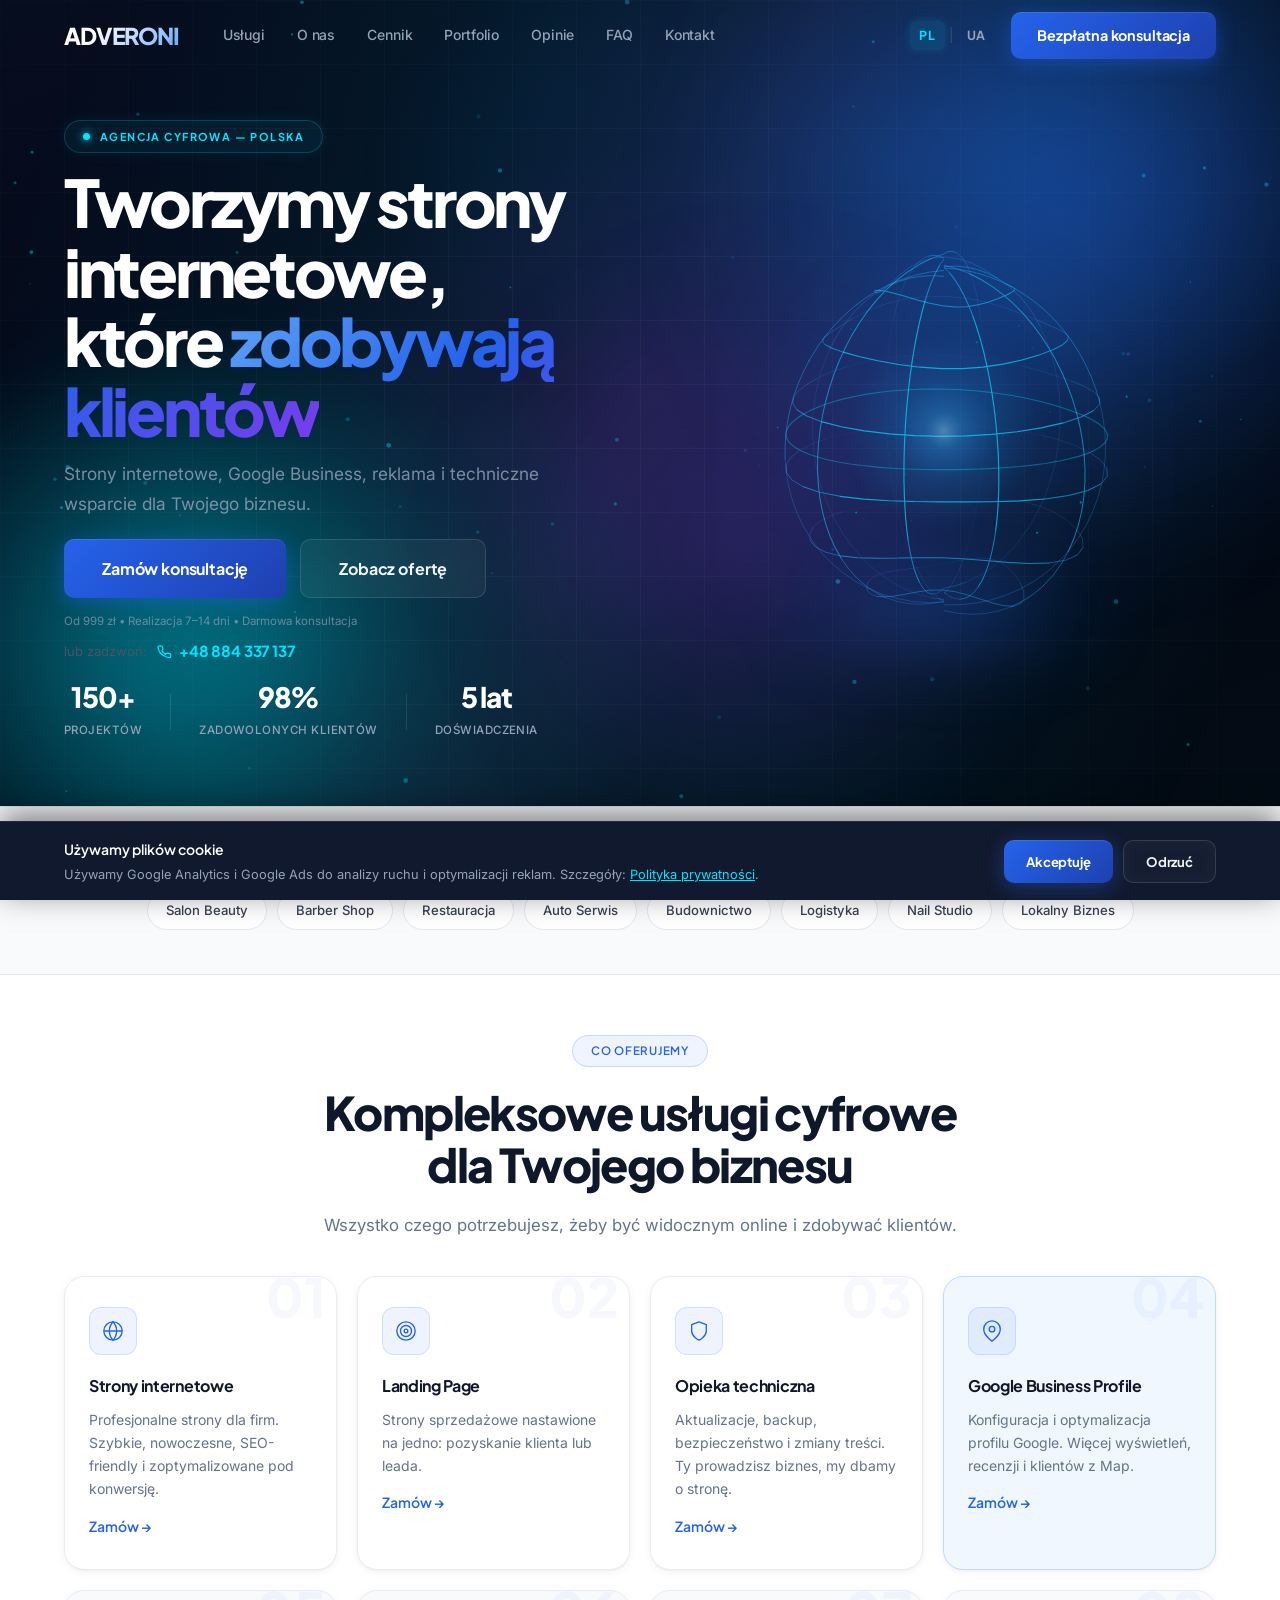
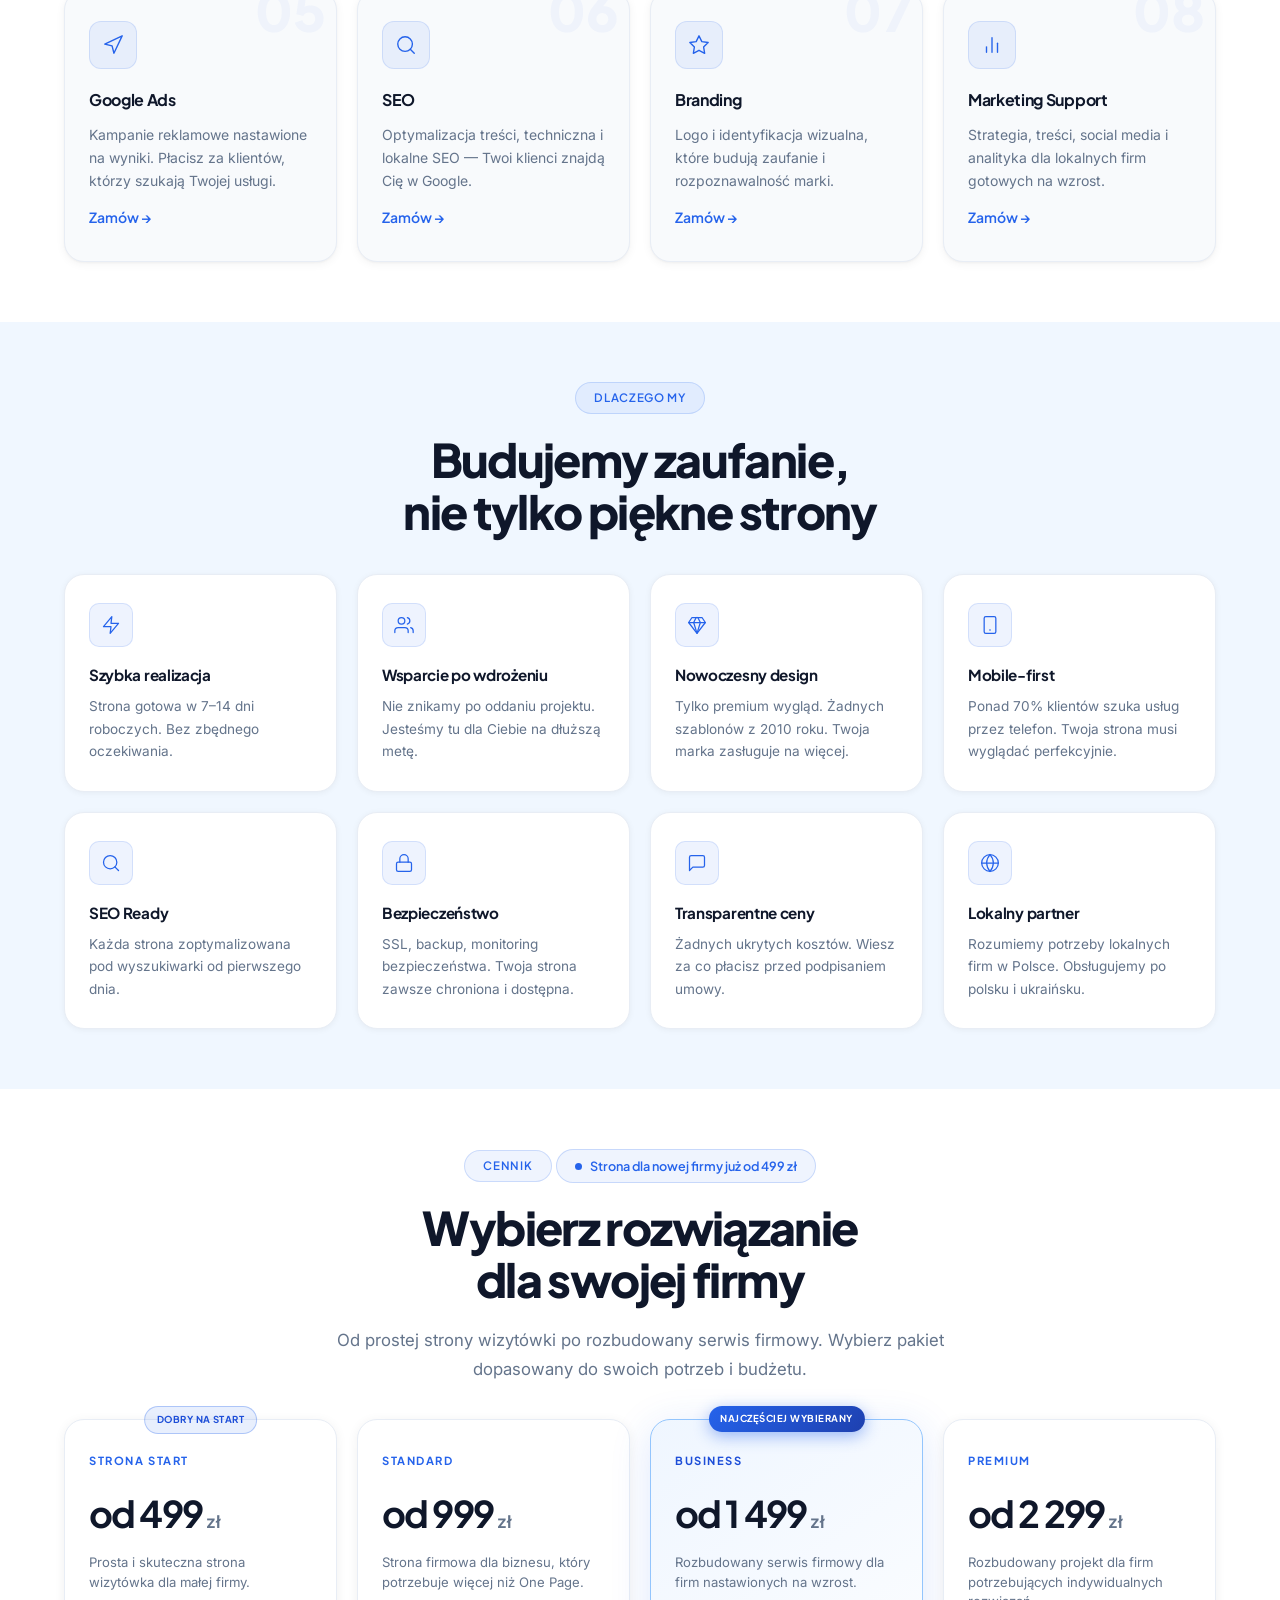
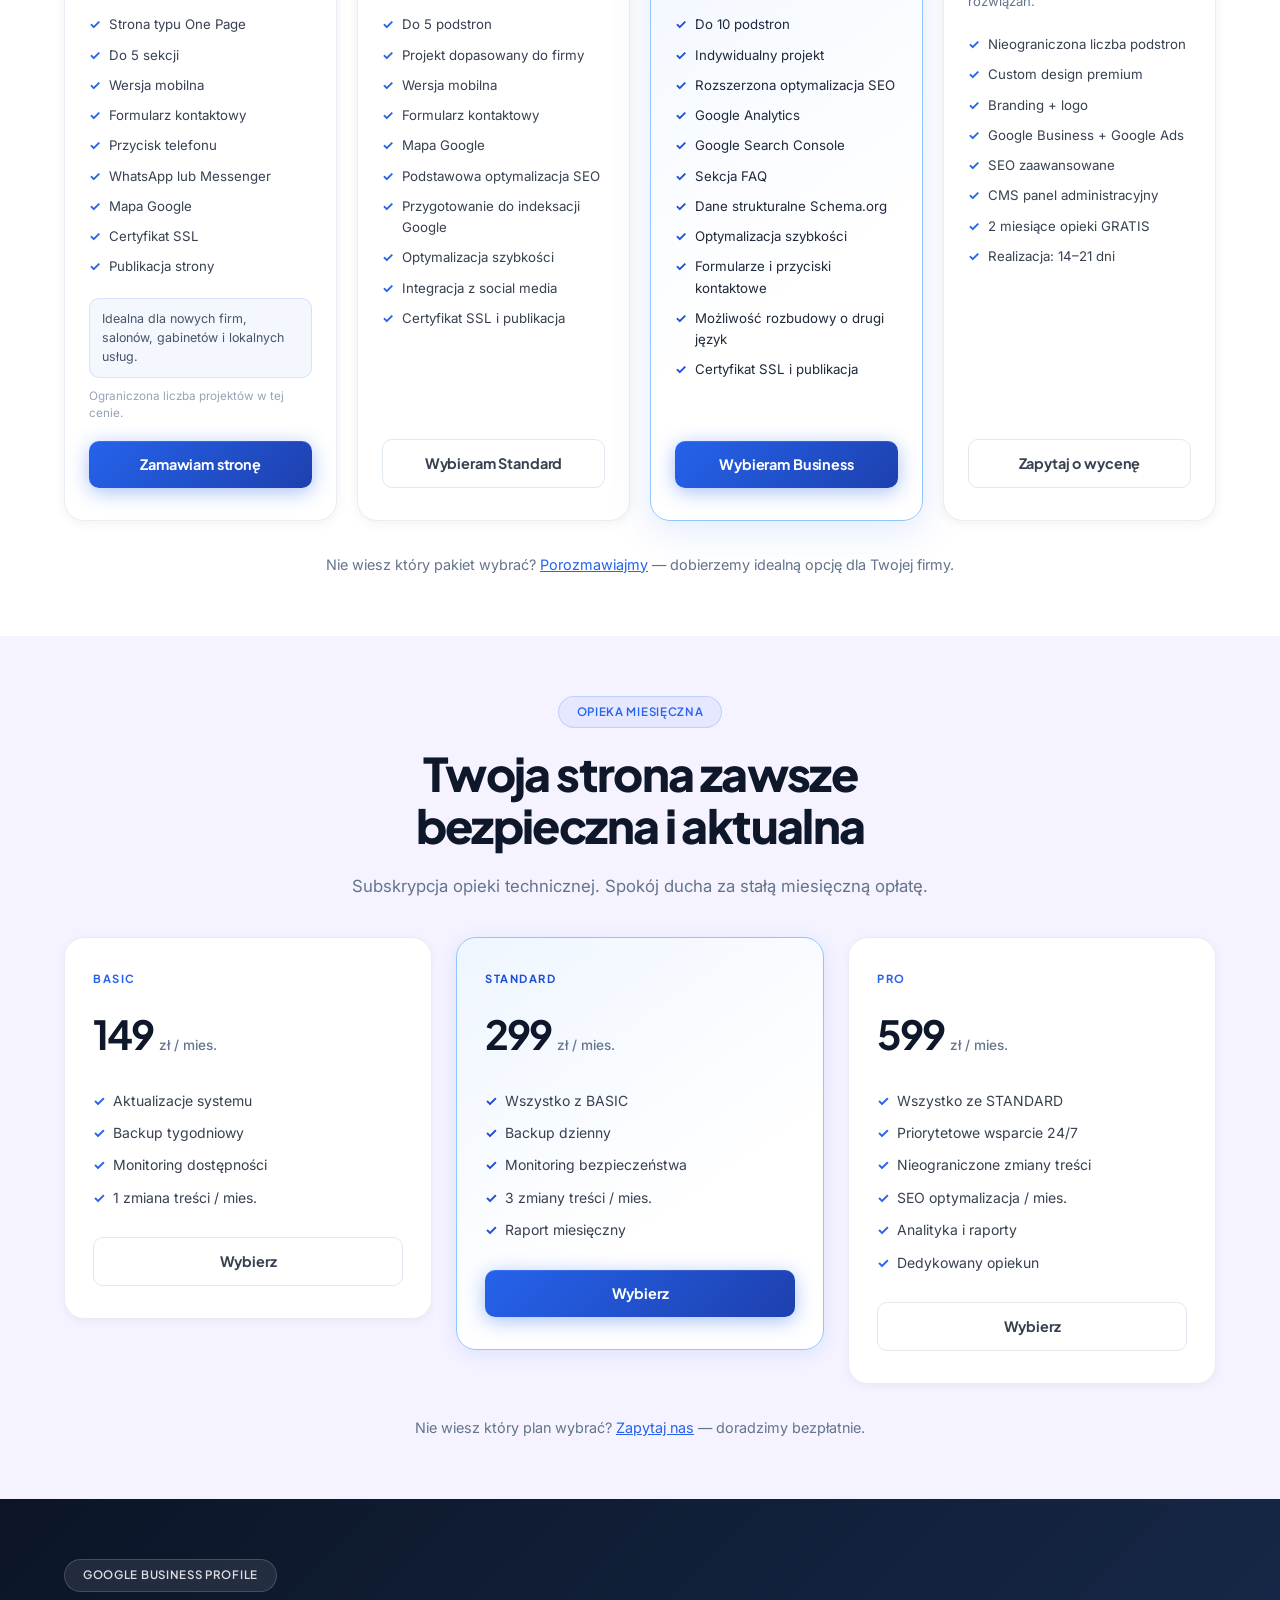
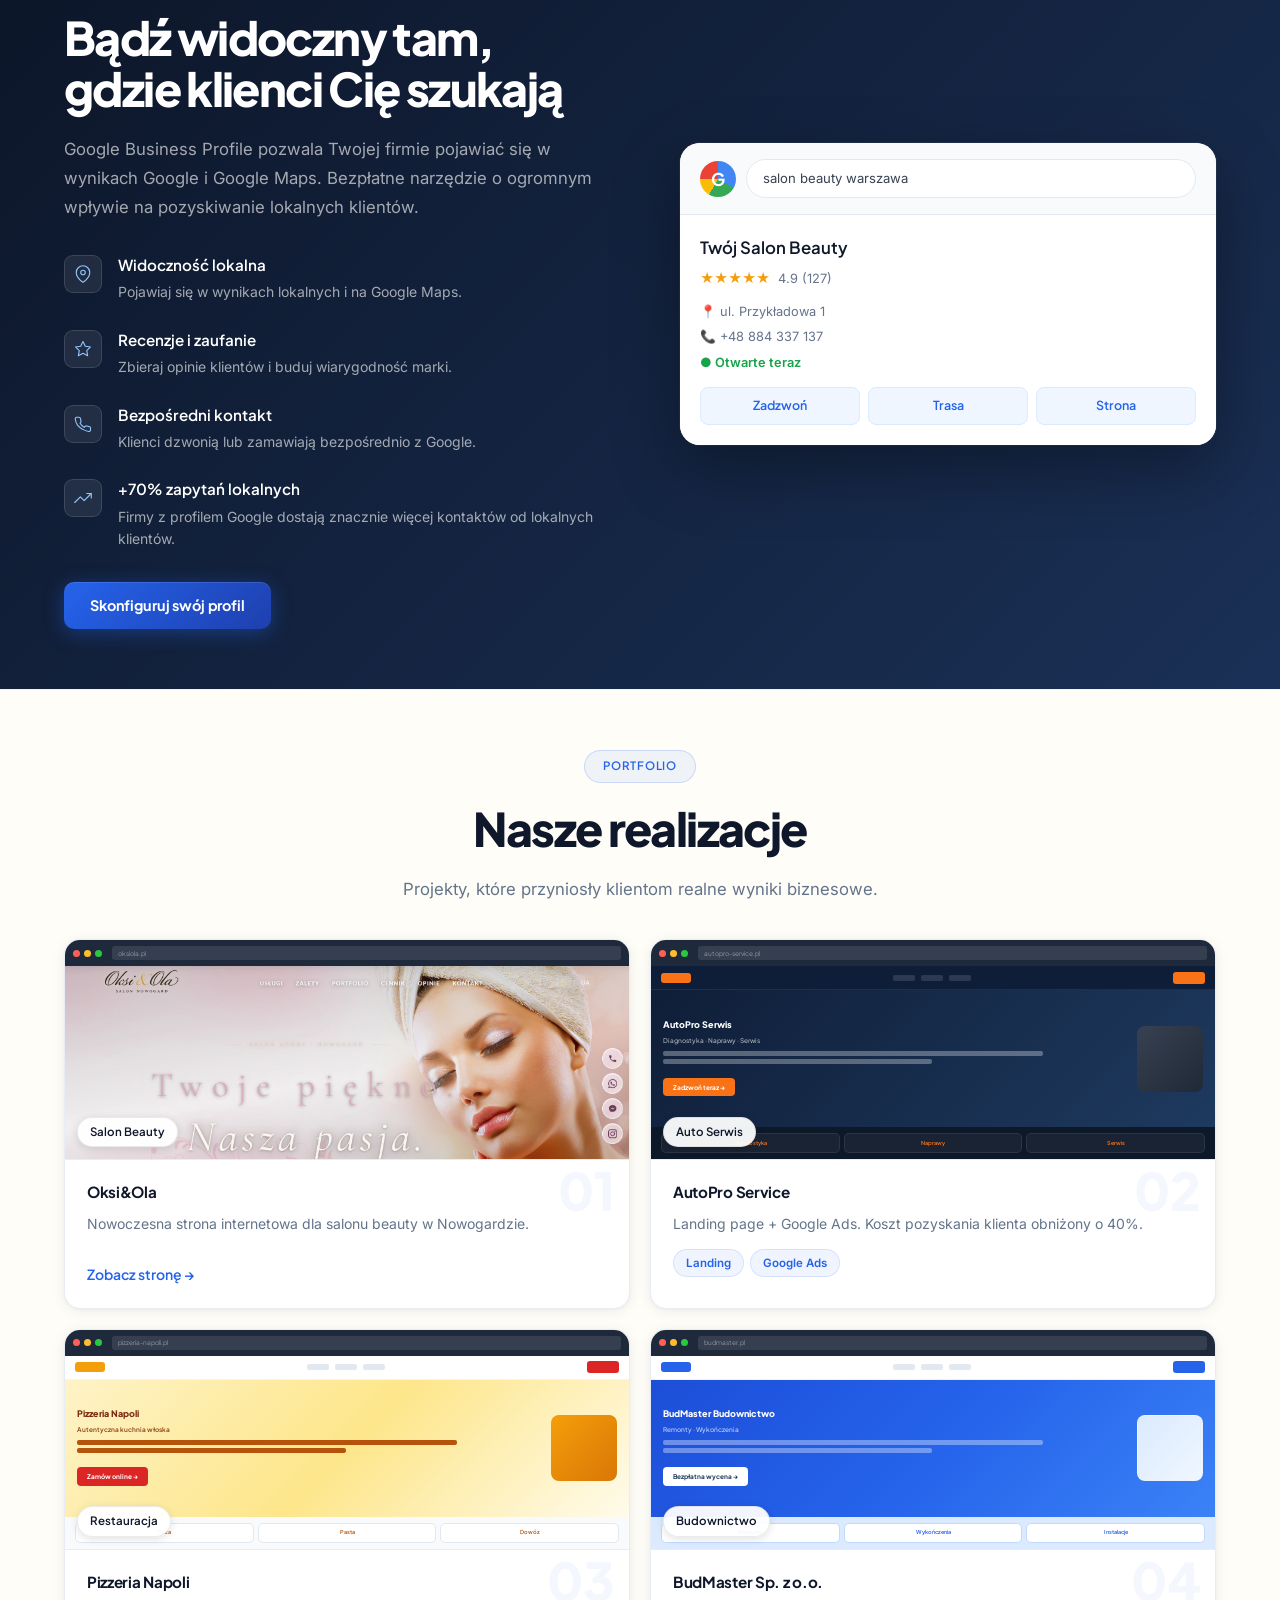
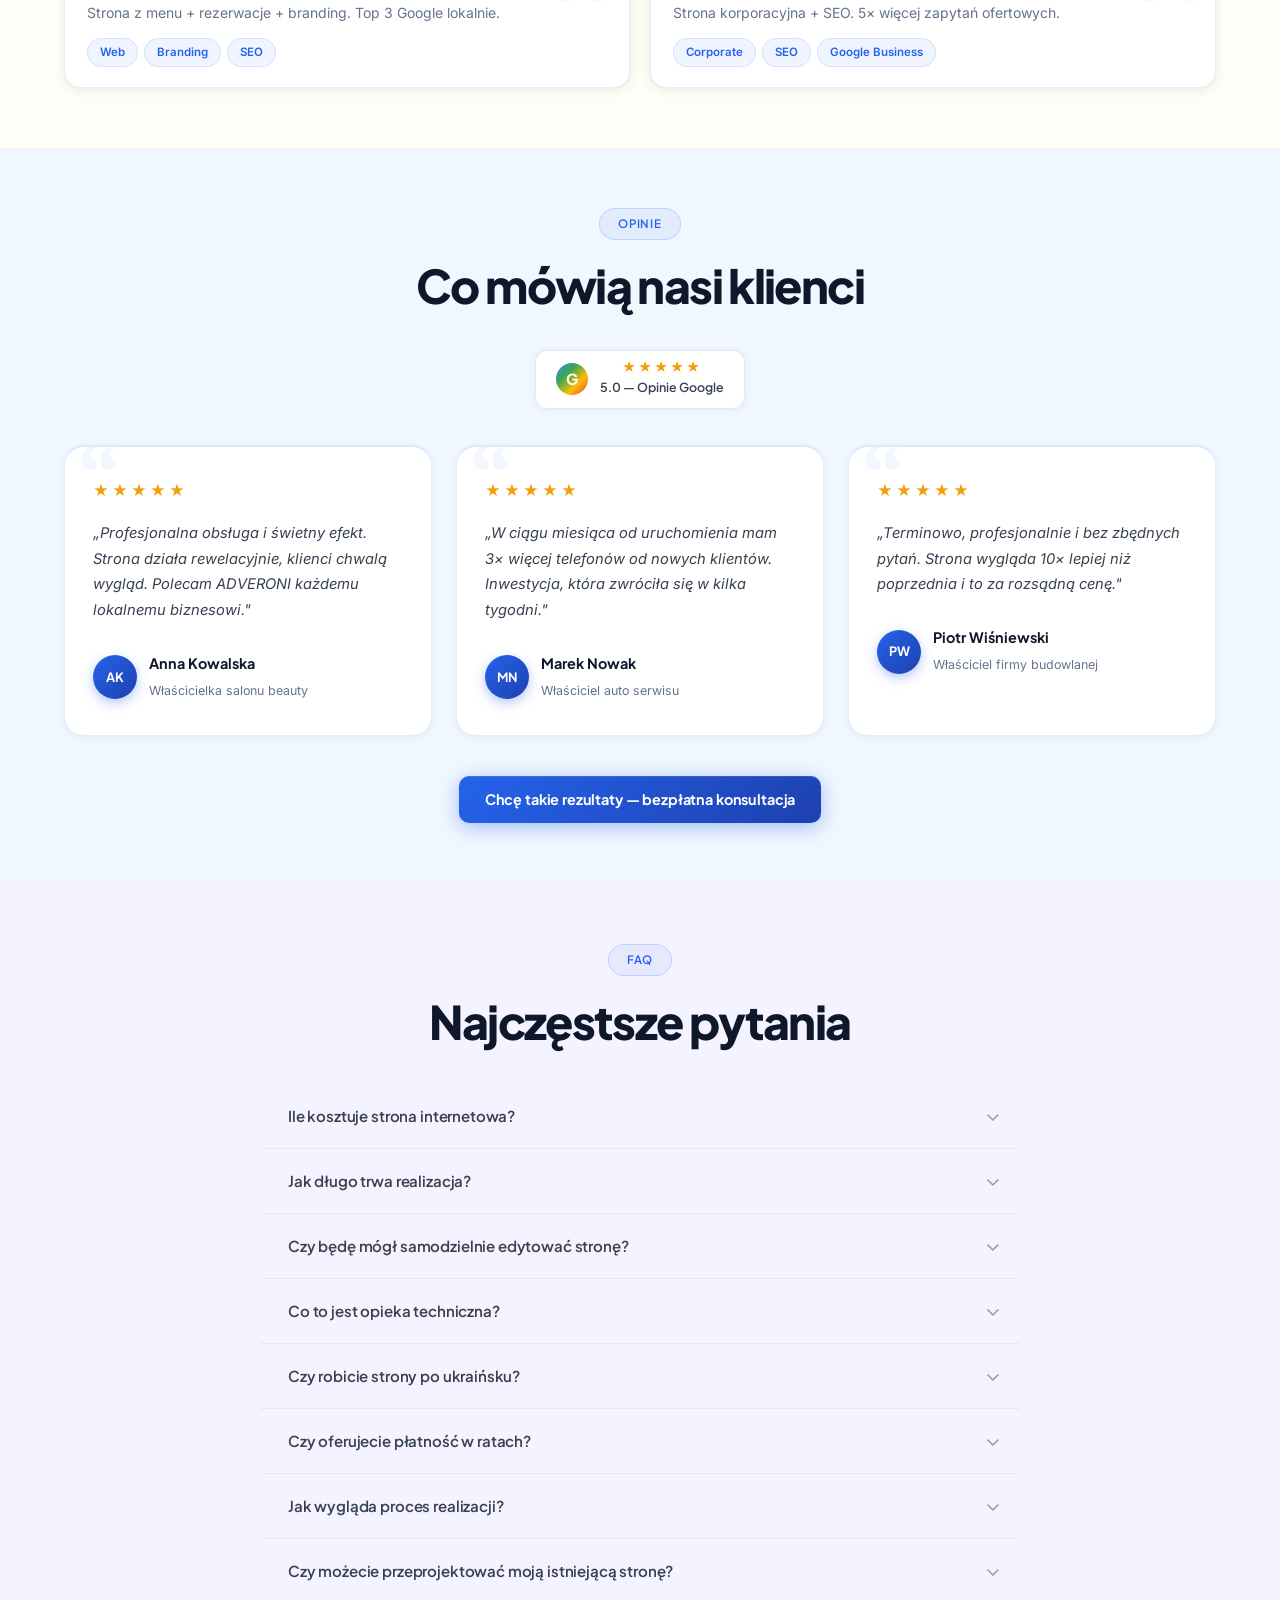
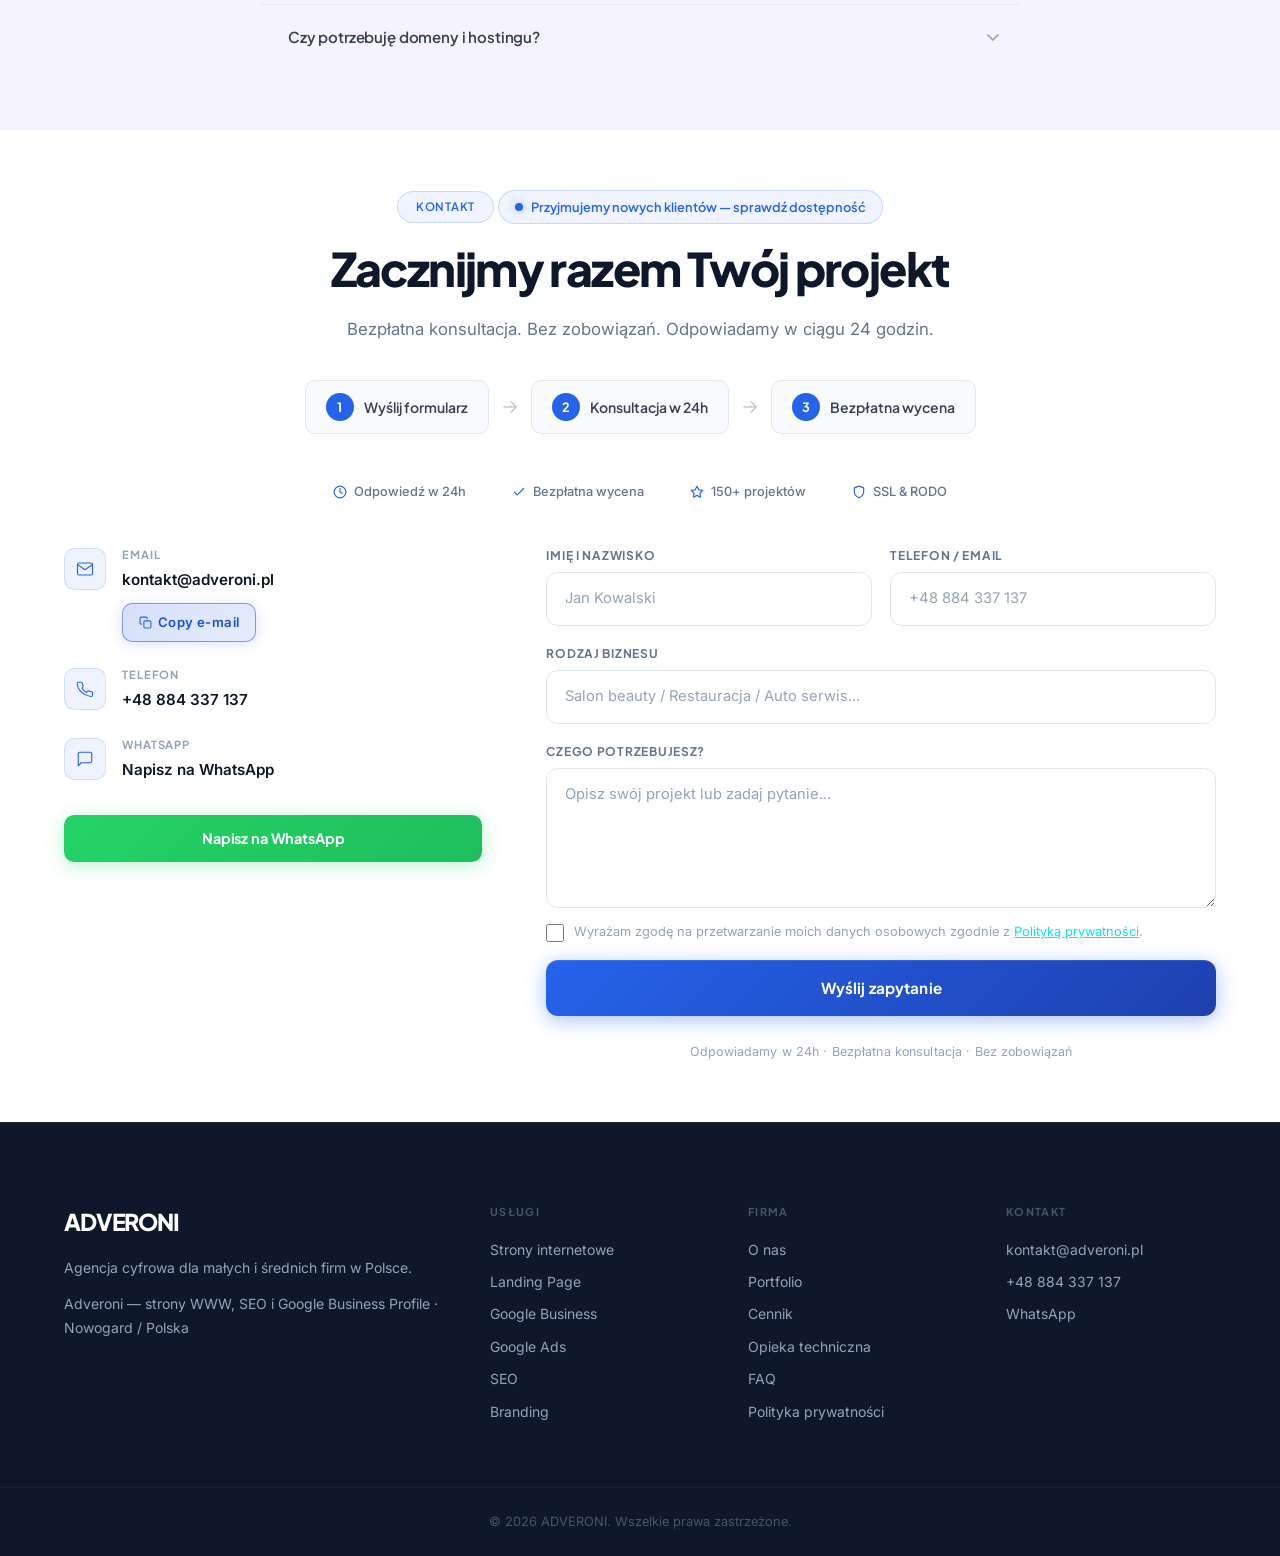
<file: index.html>
﻿<!DOCTYPE html>
<html lang="pl">
<head>
  <!-- Google tag (gtag.js) -->
<script async src="https://www.googletagmanager.com/gtag/js?id=G-18SY29T3R7"></script>
<script>
  window.dataLayer = window.dataLayer || [];
  function gtag(){dataLayer.push(arguments);}
  gtag('js', new Date());

  gtag('config', 'G-18SY29T3R7');
</script>
  <meta charset="UTF-8" />
  <meta name="viewport" content="width=device-width, initial-scale=1.0" />
  <meta name="description" content="Strony internetowe dla firm w Polsce od 999 zł. Realizacja 7–14 dni. Google Business, SEO, Google Ads. Bezpłatna konsultacja — ADVERONI Agencja Cyfrowa." />
  <title>ADVERONI — Agencja Cyfrowa dla Twojego Biznesu</title>

  <!-- Canonical & hreflang -->
  <link rel="canonical" href="https://adveroni.pl/" />
  <link rel="alternate" hreflang="pl" href="https://adveroni.pl/" />
  <link rel="alternate" hreflang="uk" href="https://adveroni.pl/?lang=uk" />
  <link rel="alternate" hreflang="x-default" href="https://adveroni.pl/" />

  <!-- Favicons -->
  <link rel="icon" type="image/png" sizes="32x32" href="/favicon-32.png?v=4" />
  <link rel="apple-touch-icon" href="/favicon-180.png?v=4" />
  <link rel="manifest" href="site.webmanifest" />
  <meta name="theme-color" content="#050816" />
  <meta name="robots" content="index, follow" />
  <meta name="author" content="ADVERONI" />

  <!-- Open Graph -->
  <meta property="og:type" content="website" />
  <meta property="og:url" content="https://adveroni.pl/" />
  <meta property="og:title" content="ADVERONI — Agencja Cyfrowa dla Twojego Biznesu" />
  <meta property="og:description" content="Strony internetowe, Google Business, SEO i Google Ads dla lokalnych firm. Szybka realizacja od 999 zł. Bezpłatna konsultacja." />
  <meta property="og:image" content="https://adveroni.pl/og-image.jpg" />
  <meta property="og:locale" content="pl_PL" />
  <meta property="og:site_name" content="ADVERONI" />

  <!-- Twitter Card -->
  <meta name="twitter:card" content="summary_large_image" />
  <meta name="twitter:title" content="ADVERONI — Agencja Cyfrowa dla Twojego Biznesu" />
  <meta name="twitter:description" content="Strony internetowe, Google Business, SEO i Google Ads dla lokalnych firm." />
  <meta name="twitter:image" content="https://adveroni.pl/og-image.jpg" />

  <!-- Google Tag Manager — replace GTM-XXXXXXX with your container ID to activate -->
  <!--
  <script>(function(w,d,s,l,i){w[l]=w[l]||[];w[l].push({'gtm.start':new Date().getTime(),event:'gtm.js'});var f=d.getElementsByTagName(s)[0],j=d.createElement(s),dl=l!='dataLayer'?'&l='+l:'';j.async=true;j.src='https://www.googletagmanager.com/gtm.js?id='+i+dl;f.parentNode.insertBefore(j,f);})(window,document,'script','dataLayer','GTM-XXXXXXX');</script>
  -->

  <!-- Structured Data — LocalBusiness -->
  <script type="application/ld+json">
{
  "@context": "https://schema.org",
  "@type": "MarketingAgency",
  "name": "ADVERONI",
  "url": "https://adveroni.pl",
  "email": "kontakt@adveroni.pl",
  "telephone": "+48884337137",
  "description": "Agencja cyfrowa oferująca strony internetowe, Google Business, SEO i Google Ads dla małych i średnich firm w Polsce.",
  "areaServed": { "@type": "Country", "name": "PL" },
  "priceRange": "999–2299 PLN",
  "knowsLanguage": ["pl", "uk"],
  "sameAs": []
}
</script>

  <link rel="preconnect" href="https://fonts.googleapis.com" />
  <link rel="preconnect" href="https://fonts.gstatic.com" crossorigin />
  <link href="https://fonts.googleapis.com/css2?family=Inter:wght@300;400;500;600;700;800;900&family=Plus+Jakarta+Sans:wght@400;500;600;700;800&display=swap" rel="stylesheet" />
  <link rel="stylesheet" href="adveroni.css" />
</head>
<body>

  <a href="#main-content" class="skip-link" data-pl="Przejdź do treści" data-ua="Перейти до змісту">Przejdź do treści</a>

  <!-- ░░ HEADER ░░ -->
  <header class="header" id="header">
    <div class="container header__inner">
      <a href="index.html" class="logo">ADVERONI</a>

      <nav class="nav" id="nav" aria-label="Główna nawigacja">
        <a href="#services" class="nav__link" data-pl="Usługi"      data-ua="Послуги">Usługi</a>
        <a href="#why"      class="nav__link" data-pl="O nas"       data-ua="Про нас">O nas</a>
        <a href="#pricing"  class="nav__link" data-pl="Cennik"      data-ua="Ціни">Cennik</a>
        <a href="#portfolio"class="nav__link" data-pl="Portfolio"   data-ua="Портфоліо">Portfolio</a>
        <a href="#reviews"  class="nav__link" data-pl="Opinie"      data-ua="Відгуки">Opinie</a>
        <a href="#faq"      class="nav__link" data-pl="FAQ"         data-ua="FAQ">FAQ</a>
        <a href="#contact"  class="nav__link" data-pl="Kontakt"     data-ua="Контакт">Kontakt</a>
      </nav>

      <div class="header__actions">
        <div class="lang-switch">
          <button class="lang-btn active" data-lang="pl">PL</button>
          <span class="lang-sep">|</span>
          <button class="lang-btn" data-lang="ua">UA</button>
        </div>
        <a href="#contact" class="btn btn--primary header__cta"
           data-pl="Bezpłatna konsultacja" data-ua="Безкоштовна консультація">
          Bezpłatna konsultacja
        </a>
        <button class="burger" id="burger" aria-label="Menu" aria-expanded="false" aria-controls="nav">
          <span></span><span></span><span></span>
        </button>
      </div>
    </div>
  </header>

  <main id="main-content">

    <!-- ░░ HERO ░░ -->
    <section class="hero" id="hero">
      <canvas class="hero__canvas" id="heroCanvas" aria-hidden="true"></canvas>
      <div class="hero__aurora" aria-hidden="true"></div>
      <div class="hero__grid" aria-hidden="true"></div>
      <div class="hero__blob hero__blob--1" aria-hidden="true"></div>
      <div class="hero__blob hero__blob--2" aria-hidden="true"></div>
      <div class="hero__sweep" aria-hidden="true"></div>
      <div class="container hero__inner">
        <div class="hero__content">
          <div class="hero__badge" data-pl="Agencja Cyfrowa — Polska" data-ua="Цифрове Агентство — Польща">
            Agencja Cyfrowa — Polska
          </div>
          <h1 class="hero__title">
            <span data-pl="Tworzymy strony internetowe," data-ua="Створюємо сайти,">Tworzymy strony internetowe,</span><br>
            <span data-pl="które " data-ua="які ">które </span><em data-pl="zdobywają klientów" data-ua="залучають клієнтів">zdobywają klientów</em>
          </h1>
          <p class="hero__sub"
             data-pl="Strony internetowe, Google Business, reklama i techniczne wsparcie dla Twojego biznesu."
             data-ua="Сайти, Google Business, реклама та технічна підтримка для вашого бізнесу.">
            Strony internetowe, Google Business, reklama i techniczne wsparcie dla Twojego biznesu.
          </p>
          <div class="hero__btns">
            <a href="#contact" class="btn btn--primary btn--lg"
               data-pl="Zamów konsultację" data-ua="Замовити консультацію">Zamów konsultację</a>
            <a href="#services" class="btn btn--ghost btn--lg"
               data-pl="Zobacz ofertę" data-ua="Переглянути пропозицію">Zobacz ofertę</a>
          </div>
          <p class="hero__price-hint"
             data-pl="Od 999 zł • Realizacja 7–14 dni • Darmowa konsultacja"
             data-ua="Від 999 зл • Реалізація 7–14 днів • Безкоштовна консультація">
            Od 999 zł • Realizacja 7–14 dni • Darmowa konsultacja
          </p>
          <div class="hero__phone-cta">
            <span class="hero__phone-cta-txt" data-pl="lub zadzwoń:" data-ua="або зателефонуйте:">lub zadzwoń:</span>
            <a href="tel:+48884337137" class="hero__phone-link">
              <svg xmlns="http://www.w3.org/2000/svg" width="15" height="15" fill="none" viewBox="0 0 24 24" stroke="currentColor" stroke-width="2" stroke-linecap="round" stroke-linejoin="round" aria-hidden="true"><path d="M22 16.92v3a2 2 0 0 1-2.18 2 19.79 19.79 0 0 1-8.63-3.07A19.5 19.5 0 0 1 4.69 13.6a19.79 19.79 0 0 1-3.07-8.67A2 2 0 0 1 3.6 3h3a2 2 0 0 1 2 1.72c.127.96.361 1.9.7 2.81a2 2 0 0 1-.45 2.11L8.09 10.9a16 16 0 0 0 5.55 5.55l1.27-1.27a2 2 0 0 1 2.11-.45c.91.34 1.85.57 2.81.7A2 2 0 0 1 22 16.92z"/></svg>
              +48 884 337 137
            </a>
          </div>
          <div class="hero__stats">
            <div class="stat">
              <span class="stat__num">150+</span>
              <span class="stat__lbl" data-pl="Projektów" data-ua="Проектів">Projektów</span>
            </div>
            <div class="stat__div"></div>
            <div class="stat">
              <span class="stat__num">98%</span>
              <span class="stat__lbl" data-pl="Zadowolonych klientów" data-ua="Задоволених клієнтів">Zadowolonych klientów</span>
            </div>
            <div class="stat__div"></div>
            <div class="stat">
              <span class="stat__num" data-pl="5 lat" data-ua="5 років">5 lat</span>
              <span class="stat__lbl" data-pl="Doświadczenia" data-ua="Досвіду">Doświadczenia</span>
            </div>
          </div>
        </div>

        <div class="hero__visual" aria-hidden="true">
          <div class="hero-orb" id="heroOrb">
            <canvas id="heroBlobCanvas" class="hero-orb__canvas"></canvas>
            <div class="hero-orb__static"></div>
          </div>
        </div>
      </div>
      <div class="hero__glow" aria-hidden="true"></div>
    </section>

    <!-- ░░ INDUSTRIES TICKER ░░ -->
    <section class="ticker">
      <div class="container">
        <p class="ticker__label"
           data-pl="Obsługujemy firmy z branż"
           data-ua="Обслуговуємо компанії з галузей">Obsługujemy firmy z branż</p>
        <div class="ticker__row">
          <span class="chip" data-pl="Salon Beauty"   data-ua="Салон Краси">Salon Beauty</span>
          <span class="chip" data-pl="Barber Shop"    data-ua="Барбершоп">Barber Shop</span>
          <span class="chip" data-pl="Restauracja"    data-ua="Ресторан">Restauracja</span>
          <span class="chip" data-pl="Auto Serwis"    data-ua="Автосервіс">Auto Serwis</span>
          <span class="chip" data-pl="Budownictwo"    data-ua="Будівництво">Budownictwo</span>
          <span class="chip" data-pl="Logistyka"      data-ua="Логістика">Logistyka</span>
          <span class="chip" data-pl="Nail Studio"    data-ua="Нейл Студія">Nail Studio</span>
          <span class="chip" data-pl="Lokalny Biznes" data-ua="Місцевий Бізнес">Lokalny Biznes</span>
        </div>
      </div>
    </section>

    <!-- ░░ SERVICES ░░ -->
    <section class="services" id="services">
      <div class="container">
        <div class="sec-head">
          <span class="sec-tag" data-pl="Co oferujemy" data-ua="Що ми пропонуємо">Co oferujemy</span>
          <h2 class="sec-title"
              data-pl="Kompleksowe usługi cyfrowe dla Twojego biznesu"
              data-ua="Комплексні цифрові послуги для вашого бізнесу">
            Kompleksowe usługi cyfrowe<br>dla Twojego biznesu
          </h2>
          <p class="sec-sub"
             data-pl="Wszystko czego potrzebujesz, żeby być widocznym online i zdobywać klientów."
             data-ua="Все що потрібно, щоб бути помітним онлайн та залучати клієнтів.">
            Wszystko czego potrzebujesz, żeby być widocznym online i zdobywać klientów.
          </p>
        </div>

        <div class="services__grid">
          <div class="svc-card reveal">
            <div class="svc-card__icon"><svg xmlns="http://www.w3.org/2000/svg" width="22" height="22" fill="none" viewBox="0 0 24 24" stroke="currentColor" stroke-width="1.5"><circle cx="12" cy="12" r="10"/><path d="M2 12h20M12 2a15.3 15.3 0 0 1 4 10 15.3 15.3 0 0 1-4 10 15.3 15.3 0 0 1-4-10 15.3 15.3 0 0 1 4-10z"/></svg></div>
            <h3 class="svc-card__title" data-pl="Strony internetowe" data-ua="Веб-сайти">Strony internetowe</h3>
            <p class="svc-card__text"
               data-pl="Profesjonalne strony dla firm. Szybkie, nowoczesne, SEO-friendly i zoptymalizowane pod konwersję."
               data-ua="Професійні сайти для бізнесу. Швидкі, сучасні та оптимізовані для конверсії.">
              Profesjonalne strony dla firm. Szybkie, nowoczesne, SEO-friendly i zoptymalizowane pod konwersję.
            </p>
            <a href="#contact" class="svc-card__link" data-pl="Zamów →" data-ua="Замовити →">Zamów →</a>
          </div>
          <div class="svc-card reveal">
            <div class="svc-card__icon"><svg xmlns="http://www.w3.org/2000/svg" width="22" height="22" fill="none" viewBox="0 0 24 24" stroke="currentColor" stroke-width="1.5"><circle cx="12" cy="12" r="10"/><circle cx="12" cy="12" r="6"/><circle cx="12" cy="12" r="2"/></svg></div>
            <h3 class="svc-card__title" data-pl="Landing Page" data-ua="Лендінг">Landing Page</h3>
            <p class="svc-card__text"
               data-pl="Strony sprzedażowe nastawione na jedno: pozyskanie klienta lub leada."
               data-ua="Продажні сторінки, спрямовані на одне: залучення клієнта або ліда.">
              Strony sprzedażowe nastawione na jedno: pozyskanie klienta lub leada.
            </p>
            <a href="#contact" class="svc-card__link" data-pl="Zamów →" data-ua="Замовити →">Zamów →</a>
          </div>
          <div class="svc-card reveal">
            <div class="svc-card__icon"><svg xmlns="http://www.w3.org/2000/svg" width="22" height="22" fill="none" viewBox="0 0 24 24" stroke="currentColor" stroke-width="1.5" stroke-linecap="round" stroke-linejoin="round"><path d="M12 22s8-4 8-10V5l-8-3-8 3v7c0 6 8 10 8 10z"/></svg></div>
            <h3 class="svc-card__title" data-pl="Opieka techniczna" data-ua="Технічна підтримка">Opieka techniczna</h3>
            <p class="svc-card__text"
               data-pl="Aktualizacje, backup, bezpieczeństwo i zmiany treści. Ty prowadzisz biznes, my dbamy o stronę."
               data-ua="Оновлення, резервні копії, безпека та зміни контенту. Ти ведеш бізнес — ми дбаємо про сайт.">
              Aktualizacje, backup, bezpieczeństwo i zmiany treści. Ty prowadzisz biznes, my dbamy o stronę.
            </p>
            <a href="#contact" class="svc-card__link" data-pl="Zamów →" data-ua="Замовити →">Zamów →</a>
          </div>
          <div class="svc-card svc-card--accent reveal">
            <div class="svc-card__icon"><svg xmlns="http://www.w3.org/2000/svg" width="22" height="22" fill="none" viewBox="0 0 24 24" stroke="currentColor" stroke-width="1.5" stroke-linecap="round" stroke-linejoin="round"><path d="M21 10c0 7-9 13-9 13s-9-6-9-13a9 9 0 0 1 18 0z"/><circle cx="12" cy="10" r="3"/></svg></div>
            <h3 class="svc-card__title" data-pl="Google Business Profile" data-ua="Google Business Profile">Google Business Profile</h3>
            <p class="svc-card__text"
               data-pl="Konfiguracja i optymalizacja profilu Google. Więcej wyświetleń, recenzji i klientów z Map."
               data-ua="Налаштування та оптимізація профілю Google. Більше показів, відгуків та клієнтів з Карт.">
              Konfiguracja i optymalizacja profilu Google. Więcej wyświetleń, recenzji i klientów z Map.
            </p>
            <a href="#contact" class="svc-card__link" data-pl="Zamów →" data-ua="Замовити →">Zamów →</a>
          </div>
          <div class="svc-card reveal">
            <div class="svc-card__icon"><svg xmlns="http://www.w3.org/2000/svg" width="22" height="22" fill="none" viewBox="0 0 24 24" stroke="currentColor" stroke-width="1.5" stroke-linecap="round" stroke-linejoin="round"><polygon points="3 11 22 2 13 21 11 13 3 11"/></svg></div>
            <h3 class="svc-card__title" data-pl="Google Ads" data-ua="Google Реклама">Google Ads</h3>
            <p class="svc-card__text"
               data-pl="Kampanie reklamowe nastawione na wyniki. Płacisz za klientów, którzy szukają Twojej usługi."
               data-ua="Рекламні кампанії, орієнтовані на результати. Платиш за клієнтів, які шукають твою послугу.">
              Kampanie reklamowe nastawione na wyniki. Płacisz za klientów, którzy szukają Twojej usługi.
            </p>
            <a href="#contact" class="svc-card__link" data-pl="Zamów →" data-ua="Замовити →">Zamów →</a>
          </div>
          <div class="svc-card reveal">
            <div class="svc-card__icon"><svg xmlns="http://www.w3.org/2000/svg" width="22" height="22" fill="none" viewBox="0 0 24 24" stroke="currentColor" stroke-width="1.5" stroke-linecap="round"><circle cx="11" cy="11" r="8"/><line x1="21" y1="21" x2="16.65" y2="16.65"/></svg></div>
            <h3 class="svc-card__title" data-pl="SEO" data-ua="SEO">SEO</h3>
            <p class="svc-card__text"
               data-pl="Optymalizacja treści, techniczna i lokalne SEO — Twoi klienci znajdą Cię w Google."
               data-ua="Оптимізація контенту, технічна та локальне SEO — твої клієнти знайдуть тебе в Google.">
              Optymalizacja treści, techniczna i lokalne SEO — Twoi klienci znajdą Cię w Google.
            </p>
            <a href="#contact" class="svc-card__link" data-pl="Zamów →" data-ua="Замовити →">Zamów →</a>
          </div>
          <div class="svc-card reveal">
            <div class="svc-card__icon"><svg xmlns="http://www.w3.org/2000/svg" width="22" height="22" fill="none" viewBox="0 0 24 24" stroke="currentColor" stroke-width="1.5" stroke-linecap="round" stroke-linejoin="round"><polygon points="12 2 15.09 8.26 22 9.27 17 14.14 18.18 21.02 12 17.77 5.82 21.02 7 14.14 2 9.27 8.91 8.26 12 2"/></svg></div>
            <h3 class="svc-card__title" data-pl="Branding" data-ua="Брендинг">Branding</h3>
            <p class="svc-card__text"
               data-pl="Logo i identyfikacja wizualna, które budują zaufanie i rozpoznawalność marki."
               data-ua="Логотип та візуальна ідентичність, що будують довіру та впізнаваність бренду.">
              Logo i identyfikacja wizualna, które budują zaufanie i rozpoznawalność marki.
            </p>
            <a href="#contact" class="svc-card__link" data-pl="Zamów →" data-ua="Замовити →">Zamów →</a>
          </div>
          <div class="svc-card reveal">
            <div class="svc-card__icon"><svg xmlns="http://www.w3.org/2000/svg" width="22" height="22" fill="none" viewBox="0 0 24 24" stroke="currentColor" stroke-width="1.5" stroke-linecap="round"><line x1="18" y1="20" x2="18" y2="10"/><line x1="12" y1="20" x2="12" y2="4"/><line x1="6" y1="20" x2="6" y2="14"/></svg></div>
            <h3 class="svc-card__title" data-pl="Marketing Support" data-ua="Маркетингова підтримка">Marketing Support</h3>
            <p class="svc-card__text"
               data-pl="Strategia, treści, social media i analityka dla lokalnych firm gotowych na wzrost."
               data-ua="Стратегія, контент, соцмережі та аналітика для місцевого бізнесу, готового до зростання.">
              Strategia, treści, social media i analityka dla lokalnych firm gotowych na wzrost.
            </p>
            <a href="#contact" class="svc-card__link" data-pl="Zamów →" data-ua="Замовити →">Zamów →</a>
          </div>
        </div>
      </div>
    </section>

    <!-- ░░ WHY US ░░ -->
    <section class="why" id="why">
      <div class="container">
        <div class="sec-head">
          <span class="sec-tag" data-pl="Dlaczego my" data-ua="Чому ми">Dlaczego my</span>
          <h2 class="sec-title"
              data-pl="Budujemy zaufanie, nie tylko piękne strony"
              data-ua="Будуємо довіру, а не просто красиві сайти">
            Budujemy zaufanie,<br>nie tylko piękne strony
          </h2>
        </div>
        <div class="why__grid">
          <div class="why-item reveal"><div class="why-item__icon"><svg xmlns="http://www.w3.org/2000/svg" width="20" height="20" fill="none" viewBox="0 0 24 24" stroke="currentColor" stroke-width="1.5" stroke-linecap="round" stroke-linejoin="round"><polygon points="13 2 3 14 12 14 11 22 21 10 12 10 13 2"/></svg></div><h3 data-pl="Szybka realizacja" data-ua="Швидка реалізація">Szybka realizacja</h3><p data-pl="Strona gotowa w 7–14 dni roboczych. Bez zbędnego oczekiwania." data-ua="Сайт готовий за 7–14 робочих днів. Без зайвого очікування.">Strona gotowa w 7–14 dni roboczych. Bez zbędnego oczekiwania.</p></div>
          <div class="why-item reveal"><div class="why-item__icon"><svg xmlns="http://www.w3.org/2000/svg" width="20" height="20" fill="none" viewBox="0 0 24 24" stroke="currentColor" stroke-width="1.5" stroke-linecap="round" stroke-linejoin="round"><path d="M17 21v-2a4 4 0 0 0-4-4H5a4 4 0 0 0-4 4v2"/><circle cx="9" cy="7" r="4"/><path d="M23 21v-2a4 4 0 0 0-3-3.87"/><path d="M16 3.13a4 4 0 0 1 0 7.75"/></svg></div><h3 data-pl="Wsparcie po wdrożeniu" data-ua="Підтримка після впровадження">Wsparcie po wdrożeniu</h3><p data-pl="Nie znikamy po oddaniu projektu. Jesteśmy tu dla Ciebie na dłuższą metę." data-ua="Ми не зникаємо після здачі проекту. Ми тут для тебе надовго.">Nie znikamy po oddaniu projektu. Jesteśmy tu dla Ciebie na dłuższą metę.</p></div>
          <div class="why-item reveal"><div class="why-item__icon"><svg xmlns="http://www.w3.org/2000/svg" width="20" height="20" fill="none" viewBox="0 0 24 24" stroke="currentColor" stroke-width="1.5" stroke-linecap="round" stroke-linejoin="round"><path d="M6 3h12l4 6-10 13L2 9l4-6z"/><path d="M11 3 8 9l4 13 4-13-3-6"/><line x1="2" y1="9" x2="22" y2="9"/></svg></div><h3 data-pl="Nowoczesny design" data-ua="Сучасний дизайн">Nowoczesny design</h3><p data-pl="Tylko premium wygląd. Żadnych szablonów z 2010 roku. Twoja marka zasługuje na więcej." data-ua="Тільки преміум вигляд. Жодних шаблонів з 2010-х. Твій бренд заслуговує на більше.">Tylko premium wygląd. Żadnych szablonów z 2010 roku. Twoja marka zasługuje na więcej.</p></div>
          <div class="why-item reveal"><div class="why-item__icon"><svg xmlns="http://www.w3.org/2000/svg" width="20" height="20" fill="none" viewBox="0 0 24 24" stroke="currentColor" stroke-width="1.5" stroke-linecap="round"><rect x="5" y="2" width="14" height="20" rx="2" ry="2"/><line x1="12" y1="18" x2="12.01" y2="18" stroke-width="2"/></svg></div><h3 data-pl="Mobile-first" data-ua="Mobile-first">Mobile-first</h3><p data-pl="Ponad 70% klientów szuka usług przez telefon. Twoja strona musi wyglądać perfekcyjnie." data-ua="Понад 70% клієнтів шукають послуги через телефон. Твій сайт повинен виглядати ідеально.">Ponad 70% klientów szuka usług przez telefon. Twoja strona musi wyglądać perfekcyjnie.</p></div>
          <div class="why-item reveal"><div class="why-item__icon"><svg xmlns="http://www.w3.org/2000/svg" width="20" height="20" fill="none" viewBox="0 0 24 24" stroke="currentColor" stroke-width="1.5" stroke-linecap="round"><circle cx="11" cy="11" r="8"/><line x1="21" y1="21" x2="16.65" y2="16.65"/></svg></div><h3 data-pl="SEO Ready" data-ua="SEO Ready">SEO Ready</h3><p data-pl="Każda strona zoptymalizowana pod wyszukiwarki od pierwszego dnia." data-ua="Кожен сайт оптимізований під пошукові системи з першого дня.">Każda strona zoptymalizowana pod wyszukiwarki od pierwszego dnia.</p></div>
          <div class="why-item reveal"><div class="why-item__icon"><svg xmlns="http://www.w3.org/2000/svg" width="20" height="20" fill="none" viewBox="0 0 24 24" stroke="currentColor" stroke-width="1.5" stroke-linecap="round"><rect x="3" y="11" width="18" height="11" rx="2" ry="2"/><path d="M7 11V7a5 5 0 0 1 10 0v4"/></svg></div><h3 data-pl="Bezpieczeństwo" data-ua="Безпека">Bezpieczeństwo</h3><p data-pl="SSL, backup, monitoring bezpieczeństwa. Twoja strona zawsze chroniona i dostępna." data-ua="SSL, резервні копії, моніторинг безпеки. Твій сайт завжди захищений та доступний.">SSL, backup, monitoring bezpieczeństwa. Twoja strona zawsze chroniona i dostępna.</p></div>
          <div class="why-item reveal"><div class="why-item__icon"><svg xmlns="http://www.w3.org/2000/svg" width="20" height="20" fill="none" viewBox="0 0 24 24" stroke="currentColor" stroke-width="1.5" stroke-linecap="round" stroke-linejoin="round"><path d="M21 15a2 2 0 0 1-2 2H7l-4 4V5a2 2 0 0 1 2-2h14a2 2 0 0 1 2 2z"/></svg></div><h3 data-pl="Transparentne ceny" data-ua="Прозорі ціни">Transparentne ceny</h3><p data-pl="Żadnych ukrytych kosztów. Wiesz za co płacisz przed podpisaniem umowy." data-ua="Жодних прихованих витрат. Ти знаєш за що платиш перед підписанням договору.">Żadnych ukrytych kosztów. Wiesz za co płacisz przed podpisaniem umowy.</p></div>
          <div class="why-item reveal"><div class="why-item__icon"><svg xmlns="http://www.w3.org/2000/svg" width="20" height="20" fill="none" viewBox="0 0 24 24" stroke="currentColor" stroke-width="1.5" stroke-linecap="round"><circle cx="12" cy="12" r="10"/><line x1="2" y1="12" x2="22" y2="12"/><path d="M12 2a15.3 15.3 0 0 1 4 10 15.3 15.3 0 0 1-4 10 15.3 15.3 0 0 1-4-10 15.3 15.3 0 0 1 4-10z"/></svg></div><h3 data-pl="Lokalny partner" data-ua="Локальний партнер">Lokalny partner</h3><p data-pl="Rozumiemy potrzeby lokalnych firm w Polsce. Obsługujemy po polsku i ukraińsku." data-ua="Розуміємо потреби місцевого бізнесу в Польщі. Обслуговуємо польською та українською.">Rozumiemy potrzeby lokalnych firm w Polsce. Obsługujemy po polsku i ukraińsku.</p></div>
        </div>
      </div>
    </section>

    <!-- ░░ PRICING ░░ -->
    <section class="pricing" id="pricing">
      <div class="container">
        <div class="sec-head">
          <span class="sec-tag" data-pl="Cennik" data-ua="Ціни">Cennik</span>
          <div class="pricing-promo">
            <span class="pricing-promo__dot" aria-hidden="true"></span>
            <span data-pl="Strona dla nowej firmy już od 499 zł" data-ua="Сайт для нової компанії вже від 499 зл">Strona dla nowej firmy już od 499 zł</span>
          </div>
          <h2 class="sec-title"
              data-pl="Wybierz rozwiązanie dla swojej firmy"
              data-ua="Виберіть рішення для своєї компанії">
            Wybierz rozwiązanie<br>dla swojej firmy
          </h2>
          <p class="sec-sub"
             data-pl="Od prostej strony wizytówki po rozbudowany serwis firmowy. Wybierz pakiet dopasowany do swoich potrzeb i budżetu."
             data-ua="Від простого сайту-візитівки до повноцінного корпоративного сайту. Виберіть пакет, що відповідає вашим потребам і бюджету.">
            Od prostej strony wizytówki po rozbudowany serwis firmowy. Wybierz pakiet dopasowany do swoich potrzeb i budżetu.
          </p>
        </div>

        <div class="pricing__grid pricing__grid--4">

          <!-- ── 1. STRONA START ── -->
          <div class="price-card price-card--start reveal">
            <div class="price-card__badge price-card__badge--start" data-pl="Dobry na start" data-ua="Добре для старту">Dobry na start</div>
            <div class="price-card__head">
              <span class="price-card__name" data-pl="Strona Start" data-ua="Сторінка Старт">Strona Start</span>
              <div class="price-card__price"><span class="price-card__amt" data-pl="od 499" data-ua="від 499">od 499</span><span class="price-card__cur" data-pl="zł" data-ua="зл">zł</span></div>
              <p class="price-card__desc"
                 data-pl="Prosta i skuteczna strona wizytówka dla małej firmy."
                 data-ua="Простий та ефективний сайт-візитівка для малого бізнесу.">Prosta i skuteczna strona wizytówka dla małej firmy.</p>
            </div>
            <ul class="price-card__list">
              <li data-pl="Strona typu One Page"     data-ua="Сайт типу One Page">Strona typu One Page</li>
              <li data-pl="Do 5 sekcji"              data-ua="До 5 секцій">Do 5 sekcji</li>
              <li data-pl="Wersja mobilna"           data-ua="Мобільна версія">Wersja mobilna</li>
              <li data-pl="Formularz kontaktowy"     data-ua="Контактна форма">Formularz kontaktowy</li>
              <li data-pl="Przycisk telefonu"        data-ua="Кнопка телефону">Przycisk telefonu</li>
              <li data-pl="WhatsApp lub Messenger"   data-ua="WhatsApp або Messenger">WhatsApp lub Messenger</li>
              <li data-pl="Mapa Google"              data-ua="Карта Google">Mapa Google</li>
              <li data-pl="Certyfikat SSL"           data-ua="Сертифікат SSL">Certyfikat SSL</li>
              <li data-pl="Publikacja strony"        data-ua="Публікація сайту">Publikacja strony</li>
            </ul>
            <p class="price-card__note"
               data-pl="Idealna dla nowych firm, salonów, gabinetów i lokalnych usług."
               data-ua="Ідеально для нових компаній, салонів, кабінетів та локальних послуг.">Idealna dla nowych firm, salonów, gabinetów i lokalnych usług.</p>
            <p class="price-card__micro"
               data-pl="Ograniczona liczba projektów w tej cenie."
               data-ua="Обмежена кількість проектів за цією ціною.">Ograniczona liczba projektów w tej cenie.</p>
            <a href="#contact" class="btn btn--primary btn--full" data-pl="Zamawiam stronę" data-ua="Замовляю сайт">Zamawiam stronę</a>
          </div>

          <!-- ── 2. STANDARD ── -->
          <div class="price-card reveal">
            <div class="price-card__head">
              <span class="price-card__name" data-pl="Standard" data-ua="Standard">Standard</span>
              <div class="price-card__price"><span class="price-card__amt" data-pl="od 999" data-ua="від 999">od 999</span><span class="price-card__cur" data-pl="zł" data-ua="зл">zł</span></div>
              <p class="price-card__desc"
                 data-pl="Strona firmowa dla biznesu, który potrzebuje więcej niż One Page."
                 data-ua="Корпоративний сайт для бізнесу, якому потрібно більше, ніж One Page.">Strona firmowa dla biznesu, który potrzebuje więcej niż One Page.</p>
            </div>
            <ul class="price-card__list">
              <li data-pl="Do 5 podstron"                     data-ua="До 5 підсторінок">Do 5 podstron</li>
              <li data-pl="Projekt dopasowany do firmy"        data-ua="Дизайн, адаптований під компанію">Projekt dopasowany do firmy</li>
              <li data-pl="Wersja mobilna"                    data-ua="Мобільна версія">Wersja mobilna</li>
              <li data-pl="Formularz kontaktowy"              data-ua="Контактна форма">Formularz kontaktowy</li>
              <li data-pl="Mapa Google"                       data-ua="Карта Google">Mapa Google</li>
              <li data-pl="Podstawowa optymalizacja SEO"      data-ua="Базова оптимізація SEO">Podstawowa optymalizacja SEO</li>
              <li data-pl="Przygotowanie do indeksacji Google" data-ua="Підготовка до індексації Google">Przygotowanie do indeksacji Google</li>
              <li data-pl="Optymalizacja szybkości"           data-ua="Оптимізація швидкості">Optymalizacja szybkości</li>
              <li data-pl="Integracja z social media"         data-ua="Інтеграція із соцмережами">Integracja z social media</li>
              <li data-pl="Certyfikat SSL i publikacja"       data-ua="Сертифікат SSL та публікація">Certyfikat SSL i publikacja</li>
            </ul>
            <a href="#contact" class="btn btn--outline btn--full" data-pl="Wybieram Standard" data-ua="Обираю Standard">Wybieram Standard</a>
          </div>

          <!-- ── 3. BUSINESS — recommended ── -->
          <div class="price-card price-card--feat reveal">
            <div class="price-card__badge" data-pl="Najczęściej wybierany" data-ua="Найчастіше обирають">Najczęściej wybierany</div>
            <div class="price-card__head">
              <span class="price-card__name" data-pl="Business" data-ua="Business">Business</span>
              <div class="price-card__price"><span class="price-card__amt" data-pl="od 1 499" data-ua="від 1 499">od 1 499</span><span class="price-card__cur" data-pl="zł" data-ua="зл">zł</span></div>
              <p class="price-card__desc"
                 data-pl="Rozbudowany serwis firmowy dla firm nastawionych na wzrost."
                 data-ua="Розширений корпоративний сайт для компаній, орієнтованих на зростання.">Rozbudowany serwis firmowy dla firm nastawionych na wzrost.</p>
            </div>
            <ul class="price-card__list">
              <li data-pl="Do 10 podstron"                        data-ua="До 10 підсторінок">Do 10 podstron</li>
              <li data-pl="Indywidualny projekt"                  data-ua="Індивідуальний дизайн">Indywidualny projekt</li>
              <li data-pl="Rozszerzona optymalizacja SEO"         data-ua="Розширена оптимізація SEO">Rozszerzona optymalizacja SEO</li>
              <li data-pl="Google Analytics"                      data-ua="Google Analytics">Google Analytics</li>
              <li data-pl="Google Search Console"                 data-ua="Google Search Console">Google Search Console</li>
              <li data-pl="Sekcja FAQ"                            data-ua="Секція FAQ">Sekcja FAQ</li>
              <li data-pl="Dane strukturalne Schema.org"          data-ua="Структуровані дані Schema.org">Dane strukturalne Schema.org</li>
              <li data-pl="Optymalizacja szybkości"               data-ua="Оптимізація швидкості">Optymalizacja szybkości</li>
              <li data-pl="Formularze i przyciski kontaktowe"     data-ua="Форми та кнопки контакту">Formularze i przyciski kontaktowe</li>
              <li data-pl="Możliwość rozbudowy o drugi język"     data-ua="Можливість додати другу мову">Możliwość rozbudowy o drugi język</li>
              <li data-pl="Certyfikat SSL i publikacja"           data-ua="Сертифікат SSL та публікація">Certyfikat SSL i publikacja</li>
            </ul>
            <a href="#contact" class="btn btn--primary btn--full" data-pl="Wybieram Business" data-ua="Обираю Business">Wybieram Business</a>
          </div>

          <!-- ── 4. PREMIUM ── -->
          <div class="price-card reveal">
            <div class="price-card__head">
              <span class="price-card__name" data-pl="Premium" data-ua="Premium">Premium</span>
              <div class="price-card__price"><span class="price-card__amt" data-pl="od 2 299" data-ua="від 2 299">od 2 299</span><span class="price-card__cur" data-pl="zł" data-ua="зл">zł</span></div>
              <p class="price-card__desc"
                 data-pl="Rozbudowany projekt dla firm potrzebujących indywidualnych rozwiązań."
                 data-ua="Комплексний проект для компаній, яким потрібні індивідуальні рішення.">Rozbudowany projekt dla firm potrzebujących indywidualnych rozwiązań.</p>
            </div>
            <ul class="price-card__list">
              <li data-pl="Nieograniczona liczba podstron" data-ua="Необмежена кількість підсторінок">Nieograniczona liczba podstron</li>
              <li data-pl="Custom design premium"          data-ua="Кастомний преміум дизайн">Custom design premium</li>
              <li data-pl="Branding + logo"                data-ua="Брендинг + логотип">Branding + logo</li>
              <li data-pl="Google Business + Google Ads"   data-ua="Google Business + Google Реклама">Google Business + Google Ads</li>
              <li data-pl="SEO zaawansowane"               data-ua="Розширене SEO">SEO zaawansowane</li>
              <li data-pl="CMS panel administracyjny"      data-ua="Адмін-панель CMS">CMS panel administracyjny</li>
              <li data-pl="2 miesiące opieki GRATIS"       data-ua="2 місяці підтримки БЕЗКОШТОВНО">2 miesiące opieki GRATIS</li>
              <li data-pl="Realizacja: 14–21 dni"          data-ua="Реалізація: 14–21 день">Realizacja: 14–21 dni</li>
            </ul>
            <a href="#contact" class="btn btn--outline btn--full" data-pl="Zapytaj o wycenę" data-ua="Запитати про ціну">Zapytaj o wycenę</a>
          </div>
        </div>
        <p class="section-cta-note"
           data-pl="Nie wiesz który pakiet wybrać? <a href='#contact'>Porozmawiajmy</a> — dobierzemy idealną opcję dla Twojej firmy."
           data-ua="Не знаєш який пакет вибрати? <a href='#contact'>Поговоримо</a> — підберемо ідеальний варіант для твоєї компанії.">
          Nie wiesz który pakiet wybrać? <a href="#contact">Porozmawiajmy</a> — dobierzemy idealną opcję dla Twojej firmy.
        </p>
      </div>
    </section>

    <!-- ░░ MONTHLY SUPPORT ░░ -->
    <section class="support" id="support">
      <div class="container">
        <div class="sec-head">
          <span class="sec-tag" data-pl="Opieka miesięczna" data-ua="Щомісячна підтримка">Opieka miesięczna</span>
          <h2 class="sec-title"
              data-pl="Twoja strona zawsze bezpieczna i aktualna"
              data-ua="Твій сайт завжди в безпеці та актуальний">
            Twoja strona zawsze<br>bezpieczna i aktualna
          </h2>
          <p class="sec-sub"
             data-pl="Subskrypcja opieki technicznej. Spokój ducha za stałą miesięczną opłatę."
             data-ua="Підписка технічної підтримки. Спокій за фіксовану щомісячну плату.">
            Subskrypcja opieki technicznej. Spokój ducha za stałą miesięczną opłatę.
          </p>
        </div>
        <div class="support__grid">
          <div class="sup-card reveal">
            <div class="sup-card__name" data-pl="BASIC" data-ua="BASIC">BASIC</div>
            <div class="sup-card__price"><span class="sup-card__amt">149</span><span class="sup-card__per" data-pl="zł / mies." data-ua="зл / міс.">zł / mies.</span></div>
            <ul class="sup-card__list">
              <li data-pl="Aktualizacje systemu" data-ua="Оновлення системи">Aktualizacje systemu</li>
              <li data-pl="Backup tygodniowy" data-ua="Щотижневий бекап">Backup tygodniowy</li>
              <li data-pl="Monitoring dostępności" data-ua="Моніторинг доступності">Monitoring dostępności</li>
              <li data-pl="1 zmiana treści / mies." data-ua="1 зміна контенту / міс.">1 zmiana treści / mies.</li>
            </ul>
            <a href="#contact" class="btn btn--outline btn--full" data-pl="Wybierz" data-ua="Обрати">Wybierz</a>
          </div>
          <div class="sup-card sup-card--feat reveal">
            <div class="sup-card__name" data-pl="STANDARD" data-ua="STANDARD">STANDARD</div>
            <div class="sup-card__price"><span class="sup-card__amt">299</span><span class="sup-card__per" data-pl="zł / mies." data-ua="зл / міс.">zł / mies.</span></div>
            <ul class="sup-card__list">
              <li data-pl="Wszystko z BASIC" data-ua="Все з BASIC">Wszystko z BASIC</li>
              <li data-pl="Backup dzienny" data-ua="Щоденний бекап">Backup dzienny</li>
              <li data-pl="Monitoring bezpieczeństwa" data-ua="Моніторинг безпеки">Monitoring bezpieczeństwa</li>
              <li data-pl="3 zmiany treści / mies." data-ua="3 зміни контенту / міс.">3 zmiany treści / mies.</li>
              <li data-pl="Raport miesięczny" data-ua="Щомісячний звіт">Raport miesięczny</li>
            </ul>
            <a href="#contact" class="btn btn--primary btn--full" data-pl="Wybierz" data-ua="Обрати">Wybierz</a>
          </div>
          <div class="sup-card reveal">
            <div class="sup-card__name" data-pl="PRO" data-ua="PRO">PRO</div>
            <div class="sup-card__price"><span class="sup-card__amt">599</span><span class="sup-card__per" data-pl="zł / mies." data-ua="зл / міс.">zł / mies.</span></div>
            <ul class="sup-card__list">
              <li data-pl="Wszystko ze STANDARD" data-ua="Все зі STANDARD">Wszystko ze STANDARD</li>
              <li data-pl="Priorytetowe wsparcie 24/7" data-ua="Пріоритетна підтримка 24/7">Priorytetowe wsparcie 24/7</li>
              <li data-pl="Nieograniczone zmiany treści" data-ua="Необмежені зміни контенту">Nieograniczone zmiany treści</li>
              <li data-pl="SEO optymalizacja / mies." data-ua="SEO оптимізація / міс.">SEO optymalizacja / mies.</li>
              <li data-pl="Analityka i raporty" data-ua="Аналітика та звіти">Analityka i raporty</li>
              <li data-pl="Dedykowany opiekun" data-ua="Виділений менеджер">Dedykowany opiekun</li>
            </ul>
            <a href="#contact" class="btn btn--outline btn--full" data-pl="Wybierz" data-ua="Обрати">Wybierz</a>
          </div>
        </div>
        <p class="section-cta-note"
           data-pl="Nie wiesz który plan wybrać? <a href='#contact'>Zapytaj nas</a> — doradzimy bezpłatnie."
           data-ua="Не знаєш який план вибрати? <a href='#contact'>Запитай нас</a> — проконсультуємо безкоштовно.">
          Nie wiesz który plan wybrać? <a href="#contact">Zapytaj nas</a> — doradzimy bezpłatnie.
        </p>
      </div>
    </section>

    <!-- ░░ GOOGLE BUSINESS ░░ -->
    <section class="gbp" id="gbp">
      <div class="container gbp__inner">
        <div class="gbp__content reveal">
          <span class="sec-tag" data-pl="Google Business Profile" data-ua="Google Business Profile">Google Business Profile</span>
          <h2 class="sec-title"
              data-pl="Bądź widoczny tam, gdzie klienci Cię szukają"
              data-ua="Будь помітним там, де клієнти тебе шукають">
            Bądź widoczny tam,<br>gdzie klienci Cię szukają
          </h2>
          <p class="sec-sub"
             data-pl="Google Business Profile pozwala Twojej firmie pojawiać się w wynikach Google i Google Maps. Bezpłatne narzędzie o ogromnym wpływie na pozyskiwanie lokalnych klientów."
             data-ua="Google Business Profile дозволяє твоїй компанії з'являтися в результатах Google та Google Maps. Безкоштовний інструмент із величезним впливом на залучення місцевих клієнтів.">
            Google Business Profile pozwala Twojej firmie pojawiać się w wynikach Google i Google Maps. Bezpłatne narzędzie o ogromnym wpływie na pozyskiwanie lokalnych klientów.
          </p>
          <div class="gbp__list">
            <div class="gbp-item">
              <span class="gbp-item__icon"><svg xmlns="http://www.w3.org/2000/svg" width="18" height="18" fill="none" viewBox="0 0 24 24" stroke="currentColor" stroke-width="1.5" stroke-linecap="round" stroke-linejoin="round"><path d="M21 10c0 7-9 13-9 13s-9-6-9-13a9 9 0 0 1 18 0z"/><circle cx="12" cy="10" r="3"/></svg></span>
              <div>
                <strong data-pl="Widoczność lokalna" data-ua="Локальна видимість">Widoczność lokalna</strong>
                <p data-pl="Pojawiaj się w wynikach lokalnych i na Google Maps." data-ua="З'являйся в локальних результатах та на Google Maps.">Pojawiaj się w wynikach lokalnych i na Google Maps.</p>
              </div>
            </div>
            <div class="gbp-item">
              <span class="gbp-item__icon"><svg xmlns="http://www.w3.org/2000/svg" width="18" height="18" fill="none" viewBox="0 0 24 24" stroke="currentColor" stroke-width="1.5" stroke-linecap="round" stroke-linejoin="round"><polygon points="12 2 15.09 8.26 22 9.27 17 14.14 18.18 21.02 12 17.77 5.82 21.02 7 14.14 2 9.27 8.91 8.26 12 2"/></svg></span>
              <div>
                <strong data-pl="Recenzje i zaufanie" data-ua="Відгуки та довіра">Recenzje i zaufanie</strong>
                <p data-pl="Zbieraj opinie klientów i buduj wiarygodność marki." data-ua="Збирай відгуки клієнтів та будуй авторитет бренду.">Zbieraj opinie klientów i buduj wiarygodność marki.</p>
              </div>
            </div>
            <div class="gbp-item">
              <span class="gbp-item__icon"><svg xmlns="http://www.w3.org/2000/svg" width="18" height="18" fill="none" viewBox="0 0 24 24" stroke="currentColor" stroke-width="1.5" stroke-linecap="round" stroke-linejoin="round"><path d="M22 16.92v3a2 2 0 0 1-2.18 2 19.79 19.79 0 0 1-8.63-3.07A19.5 19.5 0 0 1 4.69 13.6a19.79 19.79 0 0 1-3.07-8.67A2 2 0 0 1 3.6 3h3a2 2 0 0 1 2 1.72c.127.96.361 1.9.7 2.81a2 2 0 0 1-.45 2.11L8.09 10.9a16 16 0 0 0 5.55 5.55l1.27-1.27a2 2 0 0 1 2.11-.45c.91.34 1.85.57 2.81.7A2 2 0 0 1 22 16.92z"/></svg></span>
              <div>
                <strong data-pl="Bezpośredni kontakt" data-ua="Прямий контакт">Bezpośredni kontakt</strong>
                <p data-pl="Klienci dzwonią lub zamawiają bezpośrednio z Google." data-ua="Клієнти телефонують або замовляють безпосередньо з Google.">Klienci dzwonią lub zamawiają bezpośrednio z Google.</p>
              </div>
            </div>
            <div class="gbp-item">
              <span class="gbp-item__icon"><svg xmlns="http://www.w3.org/2000/svg" width="18" height="18" fill="none" viewBox="0 0 24 24" stroke="currentColor" stroke-width="1.5" stroke-linecap="round" stroke-linejoin="round"><polyline points="23 6 13.5 15.5 8.5 10.5 1 18"/><polyline points="17 6 23 6 23 12"/></svg></span>
              <div>
                <strong data-pl="+70% zapytań lokalnych" data-ua="+70% місцевих запитів">+70% zapytań lokalnych</strong>
                <p data-pl="Firmy z profilem Google dostają znacznie więcej kontaktów od lokalnych klientów." data-ua="Компанії з профілем Google отримують значно більше контактів від місцевих клієнтів.">Firmy z profilem Google dostają znacznie więcej kontaktów od lokalnych klientów.</p>
              </div>
            </div>
          </div>
          <a href="#contact" class="btn btn--primary" data-pl="Skonfiguruj swój profil" data-ua="Налаштуй свій профіль">Skonfiguruj swój profil</a>
        </div>

        <div class="gbp__visual reveal" aria-hidden="true">
          <div class="gbp-mockup">
            <div class="gbp-mockup__top">
              <div class="gbp-mockup__g">G</div>
              <div class="gbp-mockup__search"><span data-pl="salon beauty warszawa" data-ua="салон краси варшава">salon beauty warszawa</span></div>
            </div>
            <div class="gbp-mockup__card">
              <div class="gbp-mockup__biz" data-pl="Twój Salon Beauty" data-ua="Твій Салон Краси">Twój Salon Beauty</div>
              <div class="gbp-mockup__stars">★★★★★ <span>4.9 (127)</span></div>
              <div class="gbp-mockup__meta">
                <span><span aria-hidden="true">📍</span> ul. Przykładowa 1</span>
                <span><span aria-hidden="true">📞</span> +48 884 337 137</span>
                <span class="gbp-mockup__open" data-pl="● Otwarte teraz" data-ua="● Відчинено зараз">● Otwarte teraz</span>
              </div>
              <div class="gbp-mockup__actions">
                <span data-pl="Zadzwoń" data-ua="Подзвонити">Zadzwoń</span>
                <span data-pl="Trasa" data-ua="Маршрут">Trasa</span>
                <span data-pl="Strona" data-ua="Сайт">Strona</span>
              </div>
            </div>
          </div>
        </div>
      </div>
    </section>

    <!-- ░░ PORTFOLIO ░░ -->
    <section class="portfolio" id="portfolio">
      <div class="container">
        <div class="sec-head">
          <span class="sec-tag" data-pl="Portfolio" data-ua="Портфоліо">Portfolio</span>
          <h2 class="sec-title" data-pl="Nasze realizacje" data-ua="Наші реалізації">Nasze realizacje</h2>
          <p class="sec-sub"
             data-pl="Projekty, które przyniosły klientom realne wyniki biznesowe."
             data-ua="Проекти, що принесли клієнтам реальні бізнес-результати.">
            Projekty, które przyniosły klientom realne wyniki biznesowe.
          </p>
        </div>
        <div class="portfolio__grid">
          <!-- Card 1: Oksi&Ola — real project -->
          <div class="port-card reveal">
            <a class="port-card__link" href="https://oksiola.pl" target="_blank" rel="noopener noreferrer">
              <div class="port-card__img port-card__img--1">
                <div class="pmock">
                  <div class="pmock__bar" aria-hidden="true">
                    <span class="pmock__dot"></span>
                    <span class="pmock__dot"></span>
                    <span class="pmock__dot"></span>
                    <span class="pmock__url">oksiola.pl</span>
                  </div>
                  <img class="pmock__shot" src="Image/portfolio-oksiola.webp"
                       width="1892" height="872" loading="lazy" decoding="async"
                       alt="Oksi&amp;Ola — strona internetowa salonu beauty w Nowogardzie" />
                </div>
                <span class="port-card__cat" data-pl="Salon Beauty" data-ua="Салон Краси">Salon Beauty</span>
              </div>
              <div class="port-card__body">
                <h3>Oksi&amp;Ola</h3>
                <p data-pl="Nowoczesna strona internetowa dla salonu beauty w Nowogardzie." data-ua="Сучасний сайт для салону краси в Новогарді.">Nowoczesna strona internetowa dla salonu beauty w Nowogardzie.</p>
                <span class="svc-card__link" data-pl="Zobacz stronę →" data-ua="Переглянути сайт →">Zobacz stronę →</span>
              </div>
            </a>
          </div>

          <!-- Card 2: AutoPro Service -->
          <div class="port-card reveal">
            <div class="port-card__img port-card__img--2">
              <div class="pmock" aria-hidden="true">
                <div class="pmock__bar">
                  <span class="pmock__dot"></span>
                  <span class="pmock__dot"></span>
                  <span class="pmock__dot"></span>
                  <span class="pmock__url">autopro-service.pl</span>
                </div>
                <div class="pmock__content pmock__content--auto">
                  <div class="pmock__nav">
                    <div class="pmock__nav-logo"></div>
                    <div class="pmock__nav-links">
                      <div class="pmock__nav-link"></div>
                      <div class="pmock__nav-link"></div>
                      <div class="pmock__nav-link"></div>
                    </div>
                    <div class="pmock__nav-cta"></div>
                  </div>
                  <div class="pmock__hero">
                    <div class="pmock__hero-text">
                      <div class="pmock__h1"></div>
                      <div class="pmock__h2"></div>
                      <div class="pmock__p"></div>
                      <div class="pmock__p2"></div>
                      <div class="pmock__btn"></div>
                    </div>
                    <div class="pmock__hero-img"></div>
                  </div>
                  <div class="pmock__strip">
                    <div class="pmock__chip"></div>
                    <div class="pmock__chip"></div>
                    <div class="pmock__chip"></div>
                  </div>
                </div>
              </div>
              <span class="port-card__cat" data-pl="Auto Serwis" data-ua="Автосервіс">Auto Serwis</span>
            </div>
            <div class="port-card__body">
              <h3>AutoPro Service</h3>
              <p data-pl="Landing page + Google Ads. Koszt pozyskania klienta obniżony o 40%." data-ua="Лендінг + Google Реклама. Вартість залучення клієнта знижена на 40%.">Landing page + Google Ads. Koszt pozyskania klienta obniżony o 40%.</p>
              <div class="port-card__tags"><span>Landing</span><span>Google Ads</span></div>
            </div>
          </div>

          <!-- Card 3: Pizzeria Napoli -->
          <div class="port-card reveal">
            <div class="port-card__img port-card__img--3">
              <div class="pmock" aria-hidden="true">
                <div class="pmock__bar">
                  <span class="pmock__dot"></span>
                  <span class="pmock__dot"></span>
                  <span class="pmock__dot"></span>
                  <span class="pmock__url">pizzeria-napoli.pl</span>
                </div>
                <div class="pmock__content pmock__content--resto">
                  <div class="pmock__nav">
                    <div class="pmock__nav-logo"></div>
                    <div class="pmock__nav-links">
                      <div class="pmock__nav-link"></div>
                      <div class="pmock__nav-link"></div>
                      <div class="pmock__nav-link"></div>
                    </div>
                    <div class="pmock__nav-cta"></div>
                  </div>
                  <div class="pmock__hero">
                    <div class="pmock__hero-text">
                      <div class="pmock__h1"></div>
                      <div class="pmock__h2"></div>
                      <div class="pmock__p"></div>
                      <div class="pmock__p2"></div>
                      <div class="pmock__btn"></div>
                    </div>
                    <div class="pmock__hero-img"></div>
                  </div>
                  <div class="pmock__strip">
                    <div class="pmock__chip"></div>
                    <div class="pmock__chip"></div>
                    <div class="pmock__chip"></div>
                  </div>
                </div>
              </div>
              <span class="port-card__cat" data-pl="Restauracja" data-ua="Ресторан">Restauracja</span>
            </div>
            <div class="port-card__body">
              <h3>Pizzeria Napoli</h3>
              <p data-pl="Strona z menu + rezerwacje + branding. Top 3 Google lokalnie." data-ua="Сайт з меню + бронювання + брендинг. Топ 3 Google локально.">Strona z menu + rezerwacje + branding. Top 3 Google lokalnie.</p>
              <div class="port-card__tags"><span>Web</span><span>Branding</span><span>SEO</span></div>
            </div>
          </div>

          <!-- Card 4: BudMaster -->
          <div class="port-card reveal">
            <div class="port-card__img port-card__img--4">
              <div class="pmock" aria-hidden="true">
                <div class="pmock__bar">
                  <span class="pmock__dot"></span>
                  <span class="pmock__dot"></span>
                  <span class="pmock__dot"></span>
                  <span class="pmock__url">budmaster.pl</span>
                </div>
                <div class="pmock__content pmock__content--corp">
                  <div class="pmock__nav">
                    <div class="pmock__nav-logo"></div>
                    <div class="pmock__nav-links">
                      <div class="pmock__nav-link"></div>
                      <div class="pmock__nav-link"></div>
                      <div class="pmock__nav-link"></div>
                    </div>
                    <div class="pmock__nav-cta"></div>
                  </div>
                  <div class="pmock__hero">
                    <div class="pmock__hero-text">
                      <div class="pmock__h1"></div>
                      <div class="pmock__h2"></div>
                      <div class="pmock__p"></div>
                      <div class="pmock__p2"></div>
                      <div class="pmock__btn"></div>
                    </div>
                    <div class="pmock__hero-img"></div>
                  </div>
                  <div class="pmock__strip">
                    <div class="pmock__chip"></div>
                    <div class="pmock__chip"></div>
                    <div class="pmock__chip"></div>
                  </div>
                </div>
              </div>
              <span class="port-card__cat" data-pl="Budownictwo" data-ua="Будівництво">Budownictwo</span>
            </div>
            <div class="port-card__body">
              <h3>BudMaster Sp. z o.o.</h3>
              <p data-pl="Strona korporacyjna + SEO. 5× więcej zapytań ofertowych." data-ua="Корпоративний сайт + SEO. У 5 разів більше запитів на пропозиції.">Strona korporacyjna + SEO. 5× więcej zapytań ofertowych.</p>
              <div class="port-card__tags"><span>Corporate</span><span>SEO</span><span>Google Business</span></div>
            </div>
          </div>
        </div>
      </div>
    </section>

    <!-- ░░ REVIEWS ░░ -->
    <section class="reviews" id="reviews">
      <div class="container">
        <div class="sec-head">
          <span class="sec-tag" data-pl="Opinie" data-ua="Відгуки">Opinie</span>
          <h2 class="sec-title" data-pl="Co mówią nasi klienci" data-ua="Що кажуть наші клієнти">Co mówią nasi klienci</h2>
          <div class="google-reviews-badge">
            <div class="grb__g">G</div>
            <div class="grb__content">
              <div class="grb__stars">★★★★★</div>
              <div class="grb__text" data-pl="5.0 — Opinie Google" data-ua="5.0 — Відгуки Google">5.0 — Opinie Google</div>
            </div>
          </div>
        </div>
        <div class="reviews__grid">
          <div class="rev-card reveal">
            <div class="rev-card__stars">★★★★★</div>
            <p class="rev-card__text" data-pl="„Profesjonalna obsługa i świetny efekt. Strona działa rewelacyjnie, klienci chwalą wygląd. Polecam ADVERONI każdemu lokalnemu biznesowi.""
               data-ua="„Професійне обслуговування та чудовий результат. Сайт працює чудово, клієнти хвалять вигляд. Рекомендую ADVERONI кожному місцевому бізнесу."">
              „Profesjonalna obsługa i świetny efekt. Strona działa rewelacyjnie, klienci chwalą wygląd. Polecam ADVERONI każdemu lokalnemu biznesowi."
            </p>
            <div class="rev-card__author">
              <div class="rev-card__av">AK</div>
              <div>
                <strong>Anna Kowalska</strong>
                <span data-pl="Właścicielka salonu beauty" data-ua="Власниця салону краси">Właścicielka salonu beauty</span>
              </div>
            </div>
          </div>
          <div class="rev-card reveal">
            <div class="rev-card__stars">★★★★★</div>
            <p class="rev-card__text" data-pl="„W ciągu miesiąca od uruchomienia mam 3× więcej telefonów od nowych klientów. Inwestycja, która zwróciła się w kilka tygodni.""
               data-ua="„Протягом місяця після запуску я отримую в 3 рази більше дзвінків. Інвестиція, яка окупилася за кілька тижнів."">
              „W ciągu miesiąca od uruchomienia mam 3× więcej telefonów od nowych klientów. Inwestycja, która zwróciła się w kilka tygodni."
            </p>
            <div class="rev-card__author">
              <div class="rev-card__av">MN</div>
              <div>
                <strong>Marek Nowak</strong>
                <span data-pl="Właściciel auto serwisu" data-ua="Власник автосервісу">Właściciel auto serwisu</span>
              </div>
            </div>
          </div>
          <div class="rev-card reveal">
            <div class="rev-card__stars">★★★★★</div>
            <p class="rev-card__text" data-pl="„Terminowo, profesjonalnie i bez zbędnych pytań. Strona wygląda 10× lepiej niż poprzednia i to za rozsądną cenę.""
               data-ua="„Вчасно, професійно і без зайвих питань. Сайт виглядає в 10 разів краще за попередній і за розумною ціною."">
              „Terminowo, profesjonalnie i bez zbędnych pytań. Strona wygląda 10× lepiej niż poprzednia i to za rozsądną cenę."
            </p>
            <div class="rev-card__author">
              <div class="rev-card__av">PW</div>
              <div>
                <strong>Piotr Wiśniewski</strong>
                <span data-pl="Właściciel firmy budowlanej" data-ua="Власник будівельної компанії">Właściciel firmy budowlanej</span>
              </div>
            </div>
          </div>
        </div>
        <div style="text-align:center;margin-top:40px">
          <a href="#contact" class="btn btn--primary"
             data-pl="Chcę takie rezultaty — bezpłatna konsultacja"
             data-ua="Хочу таких результатів — безкоштовна консультація">
            Chcę takie rezultaty — bezpłatna konsultacja
          </a>
        </div>
      </div>
    </section>

    <!-- ░░ FAQ ░░ -->
    <section class="faq" id="faq">
      <div class="container">
        <div class="sec-head">
          <span class="sec-tag" data-pl="FAQ" data-ua="FAQ">FAQ</span>
          <h2 class="sec-title" data-pl="Najczęstsze pytania" data-ua="Найчастіші питання">Najczęstsze pytania</h2>
        </div>
        <div class="faq__list">

          <div class="faq-item">
            <button class="faq-item__q" aria-expanded="false" aria-controls="faq-a-1" data-pl="Ile kosztuje strona internetowa?" data-ua="Скільки коштує веб-сайт?">Ile kosztuje strona internetowa?</button>
            <div class="faq-item__a" id="faq-a-1"><p data-pl="Ceny zaczynają się od 999 zł (pakiet Starter). Dokładna wycena zależy od zakresu projektu i funkcjonalności. Bezpłatna wycena zawsze dostępna." data-ua="Ціни починаються від 999 зл (пакет Starter). Точна ціна залежить від обсягу проекту та функціоналу. Безкоштовна оцінка завжди доступна.">Ceny zaczynają się od 999 zł (pakiet Starter). Dokładna wycena zależy od zakresu projektu i funkcjonalności. Bezpłatna wycena zawsze dostępna.</p></div>
          </div>

          <div class="faq-item">
            <button class="faq-item__q" aria-expanded="false" aria-controls="faq-a-2" data-pl="Jak długo trwa realizacja?" data-ua="Скільки часу займає реалізація?">Jak długo trwa realizacja?</button>
            <div class="faq-item__a" id="faq-a-2"><p data-pl="Standardowo 7–14 dni roboczych. Pakiet Premium do 21 dni. Termin ustalamy indywidualnie na początku współpracy." data-ua="Стандартно 7–14 робочих днів. Пакет Premium до 21 дня. Термін обговорюємо індивідуально на початку співпраці.">Standardowo 7–14 dni roboczych. Pakiet Premium do 21 dni. Termin ustalamy indywidualnie na początku współpracy.</p></div>
          </div>

          <div class="faq-item">
            <button class="faq-item__q" aria-expanded="false" aria-controls="faq-a-3" data-pl="Czy będę mógł samodzielnie edytować stronę?" data-ua="Чи зможу я самостійно редагувати сайт?">Czy będę mógł samodzielnie edytować stronę?</button>
            <div class="faq-item__a" id="faq-a-3"><p data-pl="Tak. Pakiety Business i Premium zawierają CMS z intuicyjnym panelem administracyjnym. Prowadzimy również krótkie szkolenie dla Ciebie lub Twojego zespołu." data-ua="Так. Пакети Business та Premium містять CMS з інтуїтивною адмін-панеллю. Ми також проводимо коротке навчання для тебе або твоєї команди.">Tak. Pakiety Business i Premium zawierają CMS z intuicyjnym panelem administracyjnym. Prowadzimy również krótkie szkolenie dla Ciebie lub Twojego zespołu.</p></div>
          </div>

          <div class="faq-item">
            <button class="faq-item__q" aria-expanded="false" aria-controls="faq-a-4" data-pl="Co to jest opieka techniczna?" data-ua="Що таке технічна підтримка?">Co to jest opieka techniczna?</button>
            <div class="faq-item__a" id="faq-a-4"><p data-pl="To miesięczna subskrypcja: dbamy o aktualizacje, backup, bezpieczeństwo, monitoring i zmiany treści. Ty prowadzisz biznes — my pilnujemy strony." data-ua="Це щомісячна підписка: ми дбаємо про оновлення, резервні копії, безпеку, моніторинг та зміни контенту. Ти ведеш бізнес — ми стежимо за сайтом.">To miesięczna subskrypcja: dbamy o aktualizacje, backup, bezpieczeństwo, monitoring i zmiany treści. Ty prowadzisz biznes — my pilnujemy strony.</p></div>
          </div>

          <div class="faq-item">
            <button class="faq-item__q" aria-expanded="false" aria-controls="faq-a-5" data-pl="Czy robicie strony po ukraińsku?" data-ua="Чи робите ви сайти українською?">Czy robicie strony po ukraińsku?</button>
            <div class="faq-item__a" id="faq-a-5"><p data-pl="Tak. Tworzymy strony wielojęzyczne: po polsku, ukraińsku i angielsku. Obsługujemy klientów zarówno po polsku jak i po ukraińsku." data-ua="Так. Ми створюємо багатомовні сайти: польською, українською та англійською. Обслуговуємо клієнтів польською та українською.">Tak. Tworzymy strony wielojęzyczne: po polsku, ukraińsku i angielsku. Obsługujemy klientów zarówno po polsku jak i po ukraińsku.</p></div>
          </div>

          <div class="faq-item">
            <button class="faq-item__q" aria-expanded="false" aria-controls="faq-a-6" data-pl="Czy oferujecie płatność w ratach?" data-ua="Чи пропонуєте ви оплату частинами?">Czy oferujecie płatność w ratach?</button>
            <div class="faq-item__a" id="faq-a-6"><p data-pl="Tak. Standardowo: 50% zaliczka przed startem, 50% po oddaniu gotowej strony." data-ua="Так. Стандартно: 50% завдаток перед початком, 50% після здачі готового сайту.">Tak. Standardowo: 50% zaliczka przed startem, 50% po oddaniu gotowej strony.</p></div>
          </div>

          <div class="faq-item">
            <button class="faq-item__q" aria-expanded="false" aria-controls="faq-a-7" data-pl="Jak wygląda proces realizacji?" data-ua="Як виглядає процес реалізації?">Jak wygląda proces realizacji?</button>
            <div class="faq-item__a" id="faq-a-7"><p data-pl="1. Bezpłatna konsultacja i omówienie potrzeb. 2. Wycena i umowa. 3. Projekt graficzny. 4. Wdrożenie i testy. 5. Uruchomienie i szkolenie. Cały proces trwa 7–21 dni." data-ua="1. Безкоштовна консультація та обговорення потреб. 2. Оцінка та договір. 3. Графічний проект. 4. Впровадження та тестування. 5. Запуск та навчання. Весь процес займає 7–21 день.">1. Bezpłatna konsultacja i omówienie potrzeb. 2. Wycena i umowa. 3. Projekt graficzny. 4. Wdrożenie i testy. 5. Uruchomienie i szkolenie. Cały proces trwa 7–21 dni.</p></div>
          </div>

          <div class="faq-item">
            <button class="faq-item__q" aria-expanded="false" aria-controls="faq-a-8" data-pl="Czy możecie przeprojektować moją istniejącą stronę?" data-ua="Чи можете ви переробити мій існуючий сайт?">Czy możecie przeprojektować moją istniejącą stronę?</button>
            <div class="faq-item__a" id="faq-a-8"><p data-pl="Tak. Oferujemy kompleksowy redesign stron — zachowujemy Twoje treści i domenę, a nadajemy stronie nowoczesny, konwertujący wygląd." data-ua="Так. Ми пропонуємо комплексний редизайн сайтів — зберігаємо твій контент та домен, надаючи сайту сучасний вигляд, що конвертує.">Tak. Oferujemy kompleksowy redesign stron — zachowujemy Twoje treści i domenę, a nadajemy stronie nowoczesny, konwertujący wygląd.</p></div>
          </div>

          <div class="faq-item">
            <button class="faq-item__q" aria-expanded="false" aria-controls="faq-a-9" data-pl="Czy potrzebuję domeny i hostingu?" data-ua="Чи потрібні мені домен та хостинг?">Czy potrzebuję domeny i hostingu?</button>
            <div class="faq-item__a" id="faq-a-9"><p data-pl="Tak, ale możemy to wszystko załatwić za Ciebie. Pomożemy wybrać, kupić i skonfigurować domenę oraz hosting. Możesz też skorzystać z własnych zasobów." data-ua="Так, але ми можемо все це зробити за тебе. Допоможемо вибрати, купити та налаштувати домен та хостинг. Можеш також використати власні ресурси.">Tak, ale możemy to wszystko załatwić za Ciebie. Pomożemy wybrać, kupić i skonfigurować domenę oraz hosting. Możesz też skorzystać z własnych zasobów.</p></div>
          </div>

        </div>
      </div>
    </section>

    <!-- ░░ CONTACT ░░ -->
    <section class="contact" id="contact">
      <div class="container">
        <div class="sec-head">
          <span class="sec-tag" data-pl="Kontakt" data-ua="Контакт">Kontakt</span>
          <div class="availability-badge">
            <span class="availability-badge__dot" aria-hidden="true"></span>
            <span data-pl="Przyjmujemy nowych klientów — sprawdź dostępność" data-ua="Приймаємо нових клієнтів — перевір доступність">Przyjmujemy nowych klientów — sprawdź dostępność</span>
          </div>
          <h2 class="sec-title" data-pl="Zacznijmy razem Twój projekt" data-ua="Почнімо разом твój проект">Zacznijmy razem Twój projekt</h2>
          <p class="sec-sub"
             data-pl="Bezpłatna konsultacja. Bez zobowiązań. Odpowiadamy w ciągu 24 godzin."
             data-ua="Безкоштовна консультація. Без зобов'язань. Відповідаємо протягом 24 годин.">
            Bezpłatna konsultacja. Bez zobowiązań. Odpowiadamy w ciągu 24 godzin.
          </p>
        </div>

        <div class="contact__steps">
          <div class="cstep">
            <span class="cstep__num">1</span>
            <span class="cstep__txt" data-pl="Wyślij formularz" data-ua="Надішли форму">Wyślij formularz</span>
          </div>
          <span class="cstep__arrow" aria-hidden="true">→</span>
          <div class="cstep">
            <span class="cstep__num">2</span>
            <span class="cstep__txt" data-pl="Konsultacja w 24h" data-ua="Консультація за 24 год">Konsultacja w 24h</span>
          </div>
          <span class="cstep__arrow" aria-hidden="true">→</span>
          <div class="cstep">
            <span class="cstep__num">3</span>
            <span class="cstep__txt" data-pl="Bezpłatna wycena" data-ua="Безкоштовна оцінка">Bezpłatna wycena</span>
          </div>
        </div>

        <div class="contact-trust">
          <div class="trust-item">
            <svg xmlns="http://www.w3.org/2000/svg" width="14" height="14" fill="none" viewBox="0 0 24 24" stroke="currentColor" stroke-width="2" stroke-linecap="round" stroke-linejoin="round" aria-hidden="true"><circle cx="12" cy="12" r="10"/><polyline points="12 6 12 12 16 14"/></svg>
            <span data-pl="Odpowiedź w 24h" data-ua="Відповідь за 24 год">Odpowiedź w 24h</span>
          </div>
          <div class="trust-item">
            <svg xmlns="http://www.w3.org/2000/svg" width="14" height="14" fill="none" viewBox="0 0 24 24" stroke="currentColor" stroke-width="2" stroke-linecap="round" stroke-linejoin="round" aria-hidden="true"><polyline points="20 6 9 17 4 12"/></svg>
            <span data-pl="Bezpłatna wycena" data-ua="Безкоштовна оцінка">Bezpłatna wycena</span>
          </div>
          <div class="trust-item">
            <svg xmlns="http://www.w3.org/2000/svg" width="14" height="14" fill="none" viewBox="0 0 24 24" stroke="currentColor" stroke-width="2" stroke-linecap="round" stroke-linejoin="round" aria-hidden="true"><polygon points="12 2 15.09 8.26 22 9.27 17 14.14 18.18 21.02 12 17.77 5.82 21.02 7 14.14 2 9.27 8.91 8.26 12 2"/></svg>
            <span data-pl="150+ projektów" data-ua="150+ проектів">150+ projektów</span>
          </div>
          <div class="trust-item">
            <svg xmlns="http://www.w3.org/2000/svg" width="14" height="14" fill="none" viewBox="0 0 24 24" stroke="currentColor" stroke-width="2" stroke-linecap="round" stroke-linejoin="round" aria-hidden="true"><path d="M12 22s8-4 8-10V5l-8-3-8 3v7c0 6 8 10 8 10z"/></svg>
            <span>SSL &amp; RODO</span>
          </div>
        </div>

        <div class="contact__inner">
          <div class="contact__info">
            <div class="c-item">
              <span class="c-item__ico"><svg xmlns="http://www.w3.org/2000/svg" width="18" height="18" fill="none" viewBox="0 0 24 24" stroke="currentColor" stroke-width="1.5" stroke-linecap="round" stroke-linejoin="round"><path d="M4 4h16c1.1 0 2 .9 2 2v12c0 1.1-.9 2-2 2H4c-1.1 0-2-.9-2-2V6c0-1.1.9-2 2-2z"/><polyline points="22,6 12,13 2,6"/></svg></span>
              <div>
                <span class="c-item__lbl" data-pl="Email" data-ua="Email">Email</span>
                <a href="mailto:kontakt@adveroni.pl" class="c-item__val">kontakt@adveroni.pl</a>
                <button class="email-copy-btn" type="button" id="emailCopyBtn"
                        data-pl="Copy e-mail" data-ua="Copy e-mail">Copy e-mail</button>
              </div>
            </div>
            <div class="c-item">
              <span class="c-item__ico"><svg xmlns="http://www.w3.org/2000/svg" width="18" height="18" fill="none" viewBox="0 0 24 24" stroke="currentColor" stroke-width="1.5" stroke-linecap="round" stroke-linejoin="round"><path d="M22 16.92v3a2 2 0 0 1-2.18 2 19.79 19.79 0 0 1-8.63-3.07A19.5 19.5 0 0 1 4.69 13.6a19.79 19.79 0 0 1-3.07-8.67A2 2 0 0 1 3.6 3h3a2 2 0 0 1 2 1.72c.127.96.361 1.9.7 2.81a2 2 0 0 1-.45 2.11L8.09 10.9a16 16 0 0 0 5.55 5.55l1.27-1.27a2 2 0 0 1 2.11-.45c.91.34 1.85.57 2.81.7A2 2 0 0 1 22 16.92z"/></svg></span>
              <div>
                <span class="c-item__lbl" data-pl="Telefon" data-ua="Телефон">Telefon</span>
                <a href="tel:+48884337137" class="c-item__val">+48 884 337 137</a>
              </div>
            </div>
            <div class="c-item">
              <span class="c-item__ico"><svg xmlns="http://www.w3.org/2000/svg" width="18" height="18" fill="none" viewBox="0 0 24 24" stroke="currentColor" stroke-width="1.5" stroke-linecap="round" stroke-linejoin="round"><path d="M21 15a2 2 0 0 1-2 2H7l-4 4V5a2 2 0 0 1 2-2h14a2 2 0 0 1 2 2z"/></svg></span>
              <div>
                <span class="c-item__lbl">WhatsApp</span>
                <a href="https://wa.me/48884337137" class="c-item__val" target="_blank" rel="noopener noreferrer" data-pl="Napisz na WhatsApp" data-ua="Написати у WhatsApp">Napisz na WhatsApp</a>
              </div>
            </div>
            <a href="https://wa.me/48884337137" class="btn btn--wa" target="_blank" rel="noopener noreferrer" data-pl="Napisz na WhatsApp" data-ua="Написати у WhatsApp">
              Napisz na WhatsApp
            </a>
          </div>

          <form class="contact-form" id="contactForm" novalidate
                action="https://formspree.io/f/CONFIGURE_ME" method="POST">
            <div class="form-row">
              <div class="form-group">
                <label class="form-lbl" for="form-name" data-pl="Imię i nazwisko" data-ua="Ім'я та прізвище">Imię i nazwisko</label>
                <input id="form-name" type="text" name="fullname" class="form-inp" placeholder="Jan Kowalski" autocomplete="name" required />
              </div>
              <div class="form-group">
                <label class="form-lbl" for="form-contact" data-pl="Telefon / Email" data-ua="Телефон / Email">Telefon / Email</label>
                <input id="form-contact" type="text" name="contact" class="form-inp" placeholder="+48 884 337 137" autocomplete="email tel" required />
              </div>
            </div>
            <div class="form-group">
              <label class="form-lbl" for="form-business" data-pl="Rodzaj biznesu" data-ua="Тип бізнесу">Rodzaj biznesu</label>
              <input id="form-business" type="text" name="business" class="form-inp"
                     data-pl-ph="Salon beauty / Restauracja / Auto serwis..."
                     data-ua-ph="Салон краси / Ресторан / Автосервіс..."
                     placeholder="Salon beauty / Restauracja / Auto serwis..."
                     autocomplete="organization" />
            </div>
            <div class="form-group">
              <label class="form-lbl" for="form-message" data-pl="Czego potrzebujesz?" data-ua="Що тобі потрібно?">Czego potrzebujesz?</label>
              <textarea id="form-message" name="message" class="form-inp form-ta" rows="4"
                        data-pl-ph="Opisz swój projekt lub zadaj pytanie..."
                        data-ua-ph="Опиши свій проект або постав питання..."
                        placeholder="Opisz swój projekt lub zadaj pytanie..."></textarea>
            </div>
            <div class="form-group form-consent">
              <label class="form-consent__label">
                <input type="checkbox" name="consent" id="form-consent" required />
                <span data-pl="Wyrażam zgodę na przetwarzanie moich danych osobowych zgodnie z <a href='privacy-policy.html' target='_blank'>Polityką prywatności</a>."
                      data-ua="Я погоджуюсь на обробку моїх персональних даних відповідно до <a href='privacy-policy.html' target='_blank'>Політики конфіденційності</a>.">
                  Wyrażam zgodę na przetwarzanie moich danych osobowych zgodnie z <a href="privacy-policy.html" target="_blank">Polityką prywatności</a>.
                </span>
              </label>
            </div>
            <button type="submit" class="btn btn--primary btn--full" data-pl="Wyślij zapytanie" data-ua="Надіслати запит">
              Wyślij zapytanie
            </button>
            <p class="form-micro"
               data-pl="Odpowiadamy w 24h · Bezpłatna konsultacja · Bez zobowiązań"
               data-ua="Відповідаємо за 24 год · Безкоштовна консультація · Без зобов'язань">
              Odpowiadamy w 24h · Bezpłatna konsultacja · Bez zobowiązań
            </p>
            <p class="form-success" id="formSuccess" hidden
               data-pl="✓ Wiadomość wysłana! Odezwiemy się wkrótce."
               data-ua="✓ Повідомлення надіслано! Зв'яжемося незабаром.">
              ✓ Wiadomość wysłana! Odezwiemy się wkrótce.
            </p>
            <p class="form-error" id="formError" hidden
               data-pl="✗ Błąd wysyłki. Spróbuj ponownie lub napisz na kontakt@adveroni.pl"
               data-ua="✗ Помилка надсилання. Спробуй знову або напиши на kontakt@adveroni.pl">
              ✗ Błąd wysyłki. Spróbuj ponownie lub napisz na kontakt@adveroni.pl
            </p>
          </form>
        </div>
      </div>
    </section>

  </main>

  <!-- ░░ FOOTER ░░ -->
  <footer class="footer">
    <div class="container footer__inner">
      <div class="footer__brand">
        <a href="index.html" class="logo logo--light">ADVERONI</a>
        <p data-pl="Agencja cyfrowa dla małych i średnich firm w Polsce." data-ua="Цифрове агентство для малого та середнього бізнесу в Польщі.">Agencja cyfrowa dla małych i średnich firm w Polsce.</p>
        <p class="footer__legal" data-pl="Adveroni — strony WWW, SEO i Google Business Profile · Nowogard / Polska" data-ua="Adveroni — сайти, SEO та Google Business Profile · Новогард / Польща">Adveroni — strony WWW, SEO i Google Business Profile · Nowogard / Polska</p>
      </div>
      <div class="footer__col">
        <h4 data-pl="Usługi" data-ua="Послуги">Usługi</h4>
        <a href="#services" data-pl="Strony internetowe" data-ua="Веб-сайти">Strony internetowe</a>
        <a href="#services" data-pl="Landing Page" data-ua="Лендінг">Landing Page</a>
        <a href="#gbp"      data-pl="Google Business" data-ua="Google Business">Google Business</a>
        <a href="#services" data-pl="Google Ads" data-ua="Google Реклама">Google Ads</a>
        <a href="#services" data-pl="SEO" data-ua="SEO">SEO</a>
        <a href="#services" data-pl="Branding" data-ua="Брендинг">Branding</a>
      </div>
      <div class="footer__col">
        <h4 data-pl="Firma" data-ua="Компанія">Firma</h4>
        <a href="#why"      data-pl="O nas" data-ua="Про нас">O nas</a>
        <a href="#portfolio"data-pl="Portfolio" data-ua="Портфоліо">Portfolio</a>
        <a href="#pricing"  data-pl="Cennik" data-ua="Ціни">Cennik</a>
        <a href="#support"  data-pl="Opieka techniczna" data-ua="Технічна підтримка">Opieka techniczna</a>
        <a href="#faq"      data-pl="FAQ" data-ua="FAQ">FAQ</a>
        <a href="privacy-policy.html" data-pl="Polityka prywatności" data-ua="Політика конфіденційності">Polityka prywatności</a>
      </div>
      <div class="footer__col">
        <h4 data-pl="Kontakt" data-ua="Контакт">Kontakt</h4>
        <a href="mailto:kontakt@adveroni.pl">kontakt@adveroni.pl</a>
        <a href="tel:+48884337137">+48 884 337 137</a>
        <a href="https://wa.me/48884337137" target="_blank" rel="noopener noreferrer">WhatsApp</a>
      </div>
    </div>
    <div class="footer__bottom">
      <div class="container">
        <p data-pl="© 2026 ADVERONI. Wszelkie prawa zastrzeżone." data-ua="© 2026 ADVERONI. Всі права захищені.">© 2026 ADVERONI. Wszelkie prawa zastrzeżone.</p>
      </div>
    </div>
  </footer>

  <!-- ░░ COOKIE BANNER ░░ -->
  <div class="cookie-banner hidden" id="cookieBanner" role="dialog" aria-modal="false" aria-labelledby="cookieTitle">
    <div class="cookie-banner__inner container">
      <div class="cookie-banner__text">
        <strong id="cookieTitle" data-pl="Używamy plików cookie" data-ua="Ми використовуємо файли cookie">Używamy plików cookie</strong>
        <p data-pl="Używamy Google Analytics i Google Ads do analizy ruchu i optymalizacji reklam. Szczegóły: <a href='privacy-policy.html'>Polityka prywatności</a>."
           data-ua="Ми використовуємо Google Analytics та Google Ads для аналізу трафіку. Деталі: <a href='privacy-policy.html'>Політика конфіденційності</a>.">
          Używamy Google Analytics i Google Ads do analizy ruchu i optymalizacji reklam. Szczegóły: <a href="privacy-policy.html">Polityka prywatności</a>.
        </p>
      </div>
      <div class="cookie-banner__actions">
        <button class="btn btn--primary" id="cookieAccept"
                data-pl="Akceptuję" data-ua="Прийняти">Akceptuję</button>
        <button class="btn btn--ghost" id="cookieReject"
                data-pl="Odrzuć" data-ua="Відхилити">Odrzuć</button>
      </div>
    </div>
  </div>

  <!-- ░░ MOBILE CTA BAR ░░ -->
  <div class="mobile-cta" id="mobileCta" aria-label="Szybki kontakt">
    <a href="tel:+48884337137" class="mobile-cta__btn mobile-cta__btn--call"
       data-pl="Zadzwoń teraz" data-ua="Подзвонити зараз">
      <svg xmlns="http://www.w3.org/2000/svg" width="18" height="18" fill="none" viewBox="0 0 24 24" stroke="currentColor" stroke-width="2" stroke-linecap="round" stroke-linejoin="round" aria-hidden="true"><path d="M22 16.92v3a2 2 0 0 1-2.18 2 19.79 19.79 0 0 1-8.63-3.07A19.5 19.5 0 0 1 4.69 13.6a19.79 19.79 0 0 1-3.07-8.67A2 2 0 0 1 3.6 3h3a2 2 0 0 1 2 1.72c.127.96.361 1.9.7 2.81a2 2 0 0 1-.45 2.11L8.09 10.9a16 16 0 0 0 5.55 5.55l1.27-1.27a2 2 0 0 1 2.11-.45c.91.34 1.85.57 2.81.7A2 2 0 0 1 22 16.92z"/></svg>
      <span class="mobile-cta__label">
        <span data-pl="Zadzwoń teraz" data-ua="Подзвонити зараз">Zadzwoń teraz</span>
        <span class="mobile-cta__number">+48 884 337 137</span>
      </span>
    </a>
    <a href="https://wa.me/48884337137" class="mobile-cta__btn mobile-cta__btn--wa"
       target="_blank" rel="noopener noreferrer"
       data-pl="WhatsApp" data-ua="WhatsApp">
      <svg xmlns="http://www.w3.org/2000/svg" width="18" height="18" fill="none" viewBox="0 0 24 24" stroke="currentColor" stroke-width="2" stroke-linecap="round" stroke-linejoin="round"><path d="M21 15a2 2 0 0 1-2 2H7l-4 4V5a2 2 0 0 1 2-2h14a2 2 0 0 1 2 2z"/></svg>
      WhatsApp
    </a>
  </div>

  <!-- Google Tag Manager (noscript) — uncomment with your GTM-XXXXXXX ID -->
  <!--
  <noscript><iframe src="https://www.googletagmanager.com/ns.html?id=GTM-XXXXXXX"
  height="0" width="0" style="display:none;visibility:hidden"></iframe></noscript>
  -->

  <script src="adveroni.js"></script>
</body>
</html>
</file>
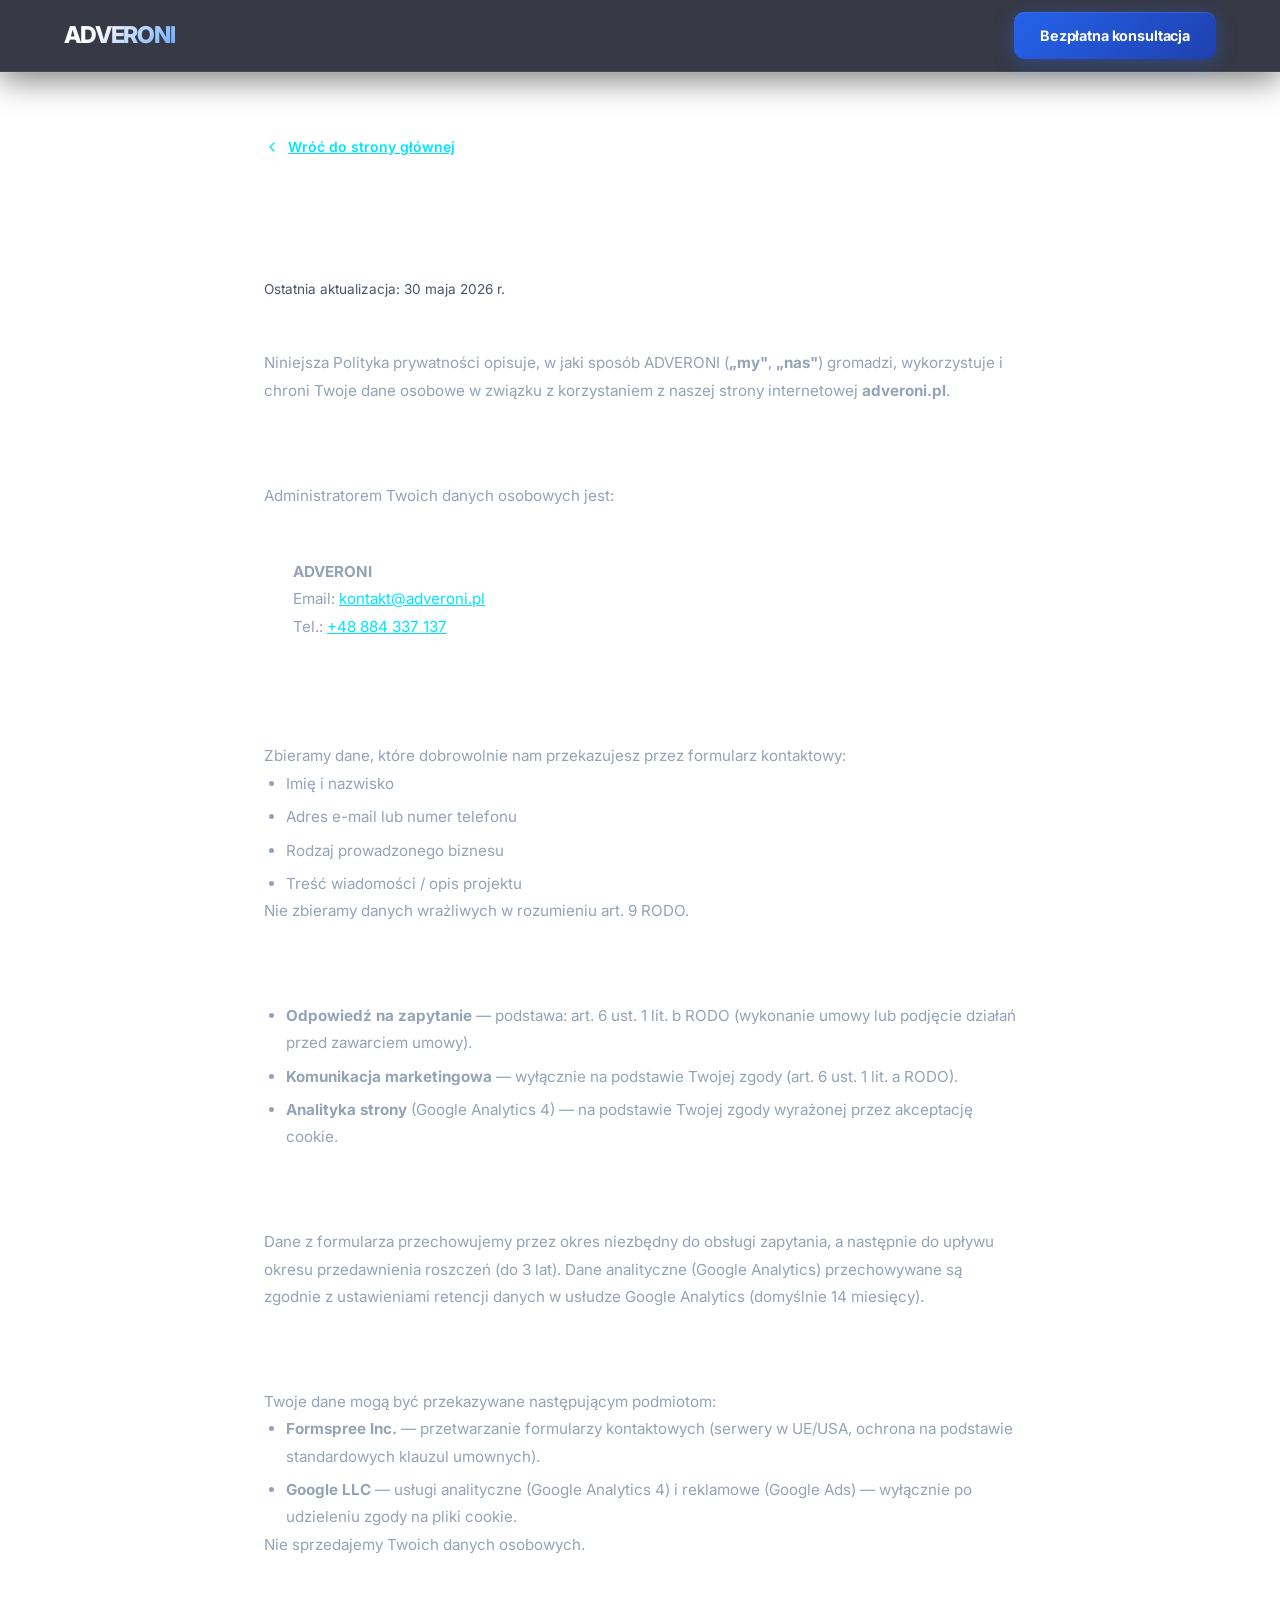
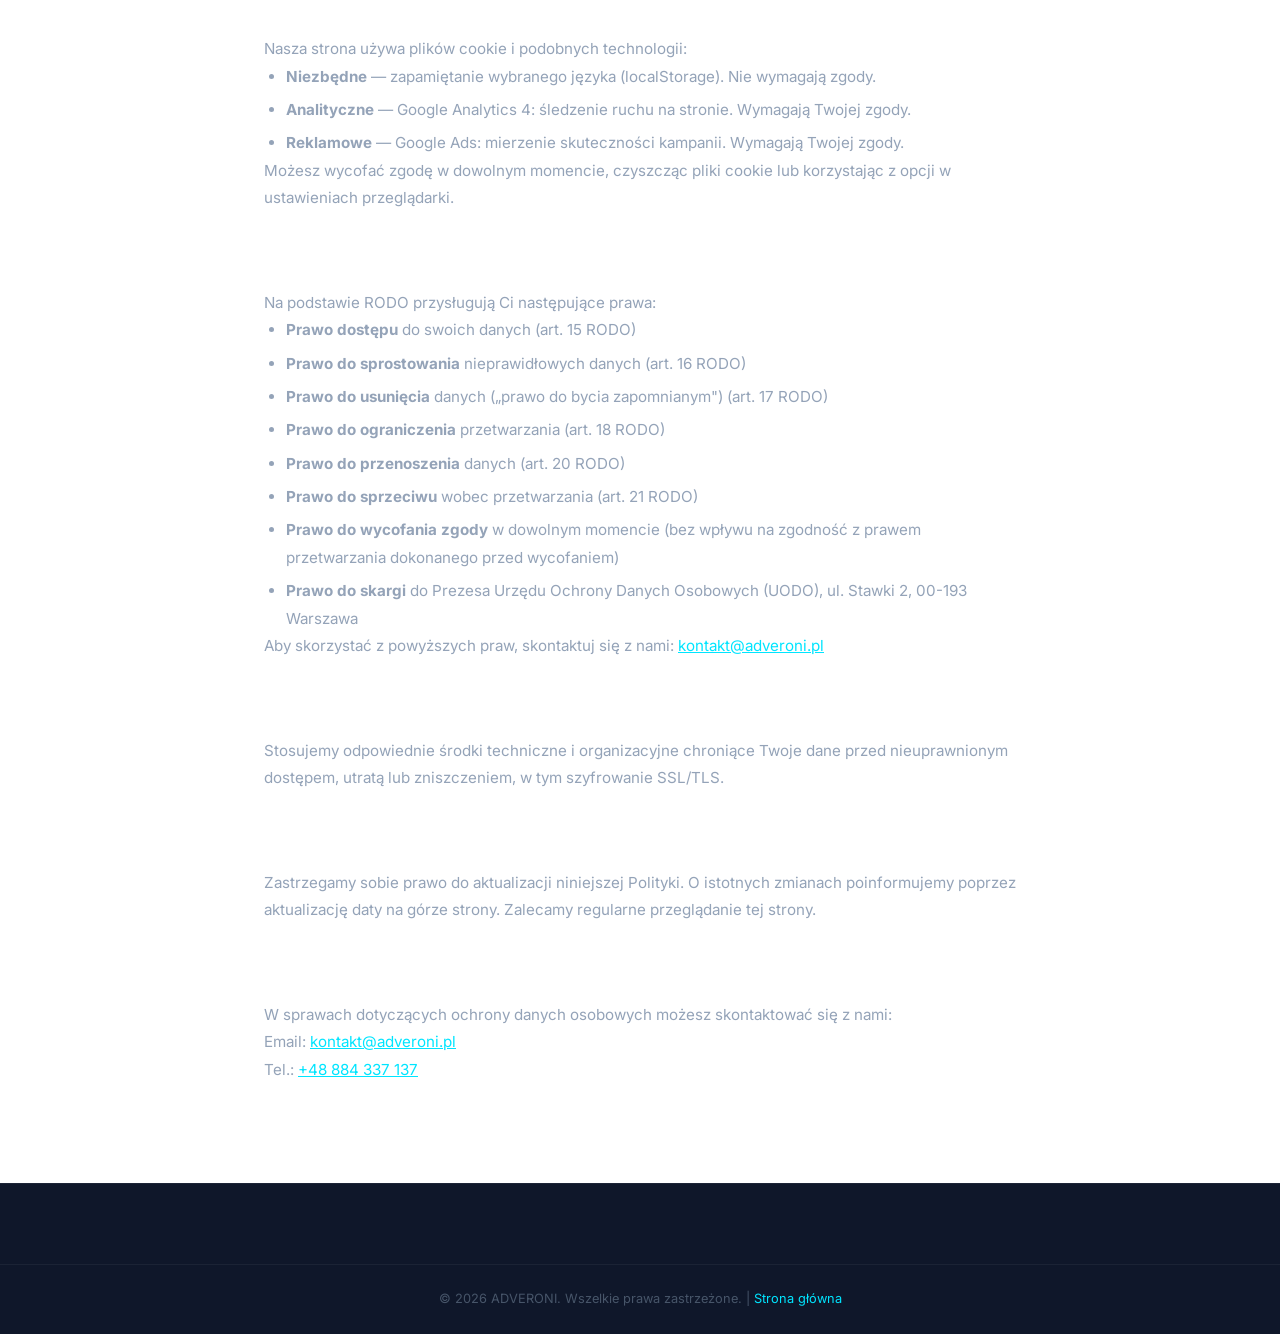
<file: privacy-policy.html>
﻿<!DOCTYPE html>
<html lang="pl">
<head>
  <meta charset="UTF-8" />
  <meta name="viewport" content="width=device-width, initial-scale=1.0" />
  <meta name="description" content="Polityka prywatności ADVERONI — informacje o przetwarzaniu danych osobowych." />
  <meta name="robots" content="noindex, follow" />
  <title>Polityka prywatności — ADVERONI</title>
  <link rel="canonical" href="https://adveroni.pl/privacy-policy.html" />
  <link rel="icon" href="/favicon.ico?v=3" sizes="48x48" />
  <link rel="icon" href="/favicon-32.png?v=3" type="image/png" sizes="32x32" />
  <link rel="apple-touch-icon" href="/favicon-180.png?v=3" />
  <link rel="manifest" href="site.webmanifest" />
  <meta name="theme-color" content="#050816" />
  <link rel="preconnect" href="https://fonts.googleapis.com" />
  <link rel="preconnect" href="https://fonts.gstatic.com" crossorigin />
  <link href="https://fonts.googleapis.com/css2?family=Inter:wght@300;400;500;600;700&family=Space+Grotesk:wght@400;500;600;700&display=swap" rel="stylesheet" />
  <link rel="stylesheet" href="adveroni.css" />
  <style>
    .pp-page { padding: calc(var(--header-h) + 64px) 0 100px; min-height: 80vh; }
    .pp-page h1 { font-family: var(--font-head); font-size: clamp(1.8rem,4vw,2.6rem); font-weight: 700; color: var(--white); margin-bottom: 12px; letter-spacing: -.03em; }
    .pp-page .pp-updated { font-size: .85rem; color: var(--text-dim); margin-bottom: 48px; }
    .pp-page h2 { font-family: var(--font-head); font-size: 1.15rem; font-weight: 600; color: var(--white); margin: 36px 0 12px; }
    .pp-page p, .pp-page li { font-size: .95rem; color: var(--text-muted); line-height: 1.8; }
    .pp-page ul { list-style: disc; padding-left: 22px; display: flex; flex-direction: column; gap: 6px; }
    .pp-page a { color: var(--accent); text-decoration: underline; }
    .pp-page .pp-box { background: rgba(255,255,255,.03); border: 1px solid rgba(255,255,255,.07); border-radius: var(--radius); padding: 24px 28px; margin: 24px 0; }
    .pp-back { display: inline-flex; align-items: center; gap: 8px; margin-bottom: 40px; font-family: var(--font-head); font-size: .875rem; font-weight: 600; color: var(--text-muted); transition: color .2s; }
    .pp-back:hover { color: var(--accent); }
  </style>
</head>
<body>

  <!-- HEADER -->
  <header class="header scrolled" id="header">
    <div class="container header__inner">
      <a href="index.html" class="logo">ADVERONI</a>
      <div class="header__actions" style="margin-left:auto">
        <a href="index.html#contact" class="btn btn--primary">Bezpłatna konsultacja</a>
      </div>
    </div>
  </header>

  <main>
    <div class="pp-page">
      <div class="container" style="max-width:800px">

        <a href="index.html" class="pp-back">
          <svg xmlns="http://www.w3.org/2000/svg" width="16" height="16" fill="none" viewBox="0 0 24 24" stroke="currentColor" stroke-width="2" stroke-linecap="round" stroke-linejoin="round"><polyline points="15 18 9 12 15 6"/></svg>
          Wróć do strony głównej
        </a>

        <h1>Polityka prywatności</h1>
        <p class="pp-updated">Ostatnia aktualizacja: 30 maja 2026 r.</p>

        <p>Niniejsza Polityka prywatności opisuje, w jaki sposób ADVERONI (<strong>„my"</strong>, <strong>„nas"</strong>) gromadzi, wykorzystuje i chroni Twoje dane osobowe w związku z korzystaniem z naszej strony internetowej <strong>adveroni.pl</strong>.</p>

        <h2>1. Administrator danych</h2>
        <p>Administratorem Twoich danych osobowych jest:</p>
        <div class="pp-box">
          <p><strong>ADVERONI</strong><br>
          Email: <a href="mailto:kontakt@adveroni.pl">kontakt@adveroni.pl</a><br>
          Tel.: <a href="tel:+48884337137">+48 884 337 137</a></p>
          <!-- CONFIGURE: Add full company name, address, NIP -->
        </div>

        <h2>2. Jakie dane zbieramy</h2>
        <p>Zbieramy dane, które dobrowolnie nam przekazujesz przez formularz kontaktowy:</p>
        <ul>
          <li>Imię i nazwisko</li>
          <li>Adres e-mail lub numer telefonu</li>
          <li>Rodzaj prowadzonego biznesu</li>
          <li>Treść wiadomości / opis projektu</li>
        </ul>
        <p>Nie zbieramy danych wrażliwych w rozumieniu art. 9 RODO.</p>

        <h2>3. Cel i podstawa prawna przetwarzania</h2>
        <ul>
          <li><strong>Odpowiedź na zapytanie</strong> — podstawa: art. 6 ust. 1 lit. b RODO (wykonanie umowy lub podjęcie działań przed zawarciem umowy).</li>
          <li><strong>Komunikacja marketingowa</strong> — wyłącznie na podstawie Twojej zgody (art. 6 ust. 1 lit. a RODO).</li>
          <li><strong>Analityka strony</strong> (Google Analytics 4) — na podstawie Twojej zgody wyrażonej przez akceptację cookie.</li>
        </ul>

        <h2>4. Jak długo przechowujemy dane</h2>
        <p>Dane z formularza przechowujemy przez okres niezbędny do obsługi zapytania, a następnie do upływu okresu przedawnienia roszczeń (do 3 lat). Dane analityczne (Google Analytics) przechowywane są zgodnie z ustawieniami retencji danych w usłudze Google Analytics (domyślnie 14 miesięcy).</p>

        <h2>5. Odbiorcy danych</h2>
        <p>Twoje dane mogą być przekazywane następującym podmiotom:</p>
        <ul>
          <li><strong>Formspree Inc.</strong> — przetwarzanie formularzy kontaktowych (serwery w UE/USA, ochrona na podstawie standardowych klauzul umownych).</li>
          <li><strong>Google LLC</strong> — usługi analityczne (Google Analytics 4) i reklamowe (Google Ads) — wyłącznie po udzieleniu zgody na pliki cookie.</li>
        </ul>
        <p>Nie sprzedajemy Twoich danych osobowych.</p>

        <h2>6. Pliki cookie</h2>
        <p>Nasza strona używa plików cookie i podobnych technologii:</p>
        <ul>
          <li><strong>Niezbędne</strong> — zapamiętanie wybranego języka (localStorage). Nie wymagają zgody.</li>
          <li><strong>Analityczne</strong> — Google Analytics 4: śledzenie ruchu na stronie. Wymagają Twojej zgody.</li>
          <li><strong>Reklamowe</strong> — Google Ads: mierzenie skuteczności kampanii. Wymagają Twojej zgody.</li>
        </ul>
        <p>Możesz wycofać zgodę w dowolnym momencie, czyszcząc pliki cookie lub korzystając z opcji w ustawieniach przeglądarki.</p>

        <h2>7. Twoje prawa</h2>
        <p>Na podstawie RODO przysługują Ci następujące prawa:</p>
        <ul>
          <li><strong>Prawo dostępu</strong> do swoich danych (art. 15 RODO)</li>
          <li><strong>Prawo do sprostowania</strong> nieprawidłowych danych (art. 16 RODO)</li>
          <li><strong>Prawo do usunięcia</strong> danych („prawo do bycia zapomnianym") (art. 17 RODO)</li>
          <li><strong>Prawo do ograniczenia</strong> przetwarzania (art. 18 RODO)</li>
          <li><strong>Prawo do przenoszenia</strong> danych (art. 20 RODO)</li>
          <li><strong>Prawo do sprzeciwu</strong> wobec przetwarzania (art. 21 RODO)</li>
          <li><strong>Prawo do wycofania zgody</strong> w dowolnym momencie (bez wpływu na zgodność z prawem przetwarzania dokonanego przed wycofaniem)</li>
          <li><strong>Prawo do skargi</strong> do Prezesa Urzędu Ochrony Danych Osobowych (UODO), ul. Stawki 2, 00-193 Warszawa</li>
        </ul>
        <p>Aby skorzystać z powyższych praw, skontaktuj się z nami: <a href="mailto:kontakt@adveroni.pl">kontakt@adveroni.pl</a></p>

        <h2>8. Bezpieczeństwo</h2>
        <p>Stosujemy odpowiednie środki techniczne i organizacyjne chroniące Twoje dane przed nieuprawnionym dostępem, utratą lub zniszczeniem, w tym szyfrowanie SSL/TLS.</p>

        <h2>9. Zmiany polityki prywatności</h2>
        <p>Zastrzegamy sobie prawo do aktualizacji niniejszej Polityki. O istotnych zmianach poinformujemy poprzez aktualizację daty na górze strony. Zalecamy regularne przeglądanie tej strony.</p>

        <h2>10. Kontakt</h2>
        <p>W sprawach dotyczących ochrony danych osobowych możesz skontaktować się z nami:<br>
        Email: <a href="mailto:kontakt@adveroni.pl">kontakt@adveroni.pl</a><br>
        Tel.: <a href="tel:+48884337137">+48 884 337 137</a></p>

      </div>
    </div>
  </main>

  <footer class="footer">
    <div class="footer__bottom">
      <div class="container">
        <p>© 2026 ADVERONI. Wszelkie prawa zastrzeżone. | <a href="index.html" style="color:var(--accent)">Strona główna</a></p>
      </div>
    </div>
  </footer>

</body>
</html>
</file>
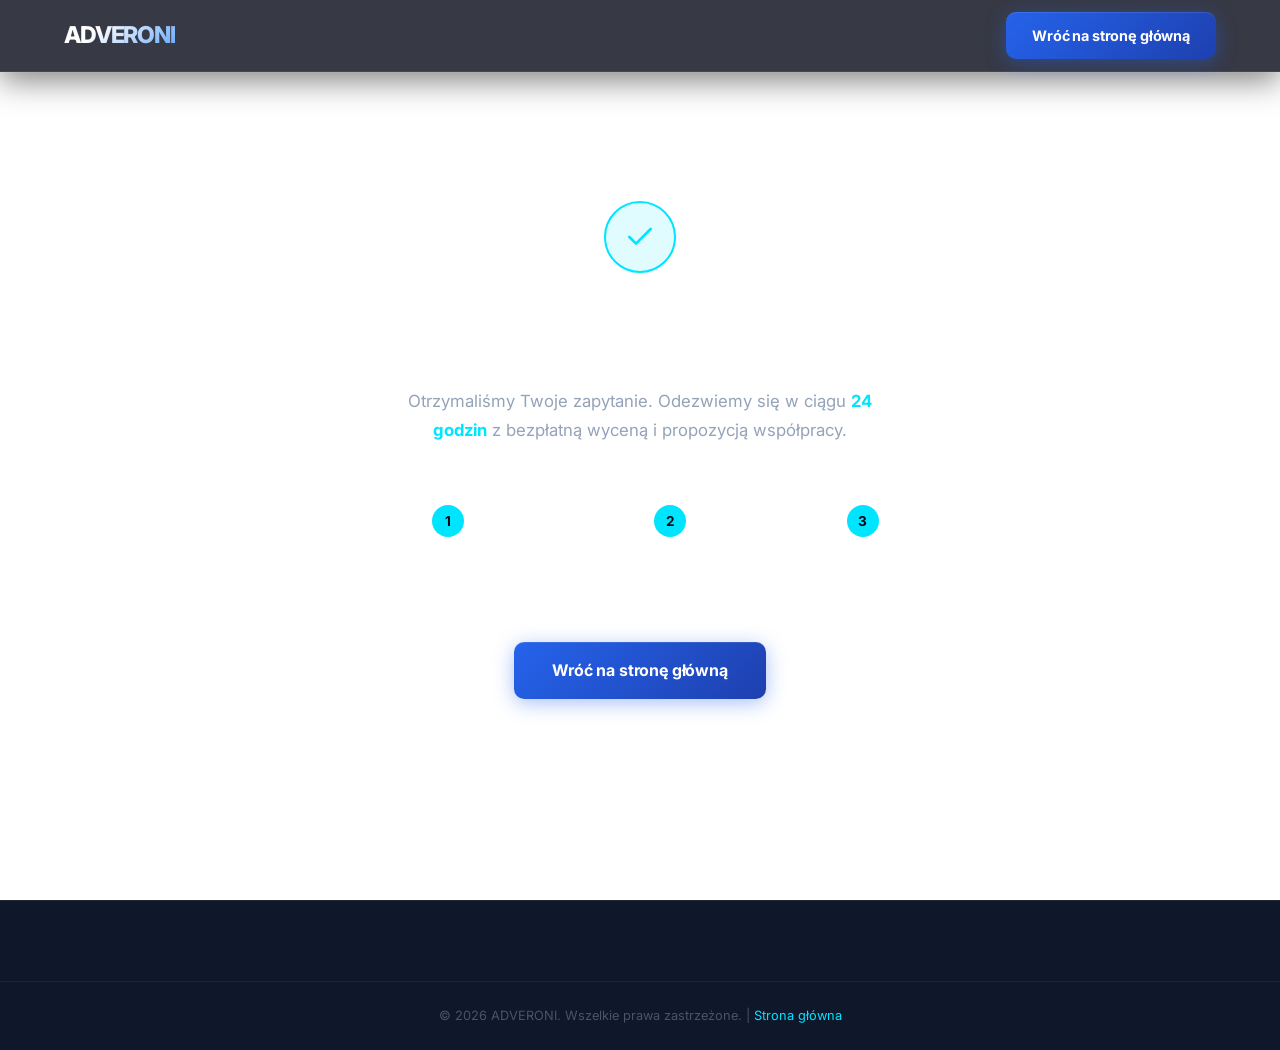
<file: thank-you.html>
<!DOCTYPE html>
<html lang="pl">
<head>
  <meta charset="UTF-8" />
  <meta name="viewport" content="width=device-width, initial-scale=1.0" />
  <meta name="robots" content="noindex, nofollow" />
  <title>Dziękujemy — ADVERONI</title>
  <link rel="icon" href="/favicon.ico?v=3" sizes="48x48" />
  <link rel="icon" href="/favicon-32.png?v=3" type="image/png" sizes="32x32" />
  <link rel="apple-touch-icon" href="/favicon-180.png?v=3" />
  <link rel="manifest" href="site.webmanifest" />
  <meta name="theme-color" content="#050816" />
  <link rel="preconnect" href="https://fonts.googleapis.com" />
  <link rel="preconnect" href="https://fonts.gstatic.com" crossorigin />
  <link href="https://fonts.googleapis.com/css2?family=Inter:wght@300;400;500;600;700&family=Space+Grotesk:wght@400;500;600;700&display=swap" rel="stylesheet" />
  <link rel="stylesheet" href="adveroni.css" />

  <!-- CONFIGURE: Google Ads conversion tracking fires on this page visit -->
  <!-- Replace AW-XXXXXXXXXX/XXXXXXXXXXXXXXXXXXX with your Google Ads conversion ID -->
  <!--
  <script async src="https://www.googletagmanager.com/gtag/js?id=AW-XXXXXXXXXX"></script>
  <script>
    window.dataLayer = window.dataLayer || [];
    function gtag(){dataLayer.push(arguments);}
    gtag('js', new Date());
    gtag('config', 'AW-XXXXXXXXXX');
    gtag('event', 'conversion', {'send_to': 'AW-XXXXXXXXXX/XXXXXXXXXXXXXXXXXXX'});
  </script>
  -->

  <style>
    .ty-page {
      display: flex;
      flex-direction: column;
      align-items: center;
      justify-content: center;
      min-height: 100vh;
      padding: 60px 24px;
      text-align: center;
    }
    .ty-icon {
      width: 72px; height: 72px;
      background: rgba(0,229,255,.12);
      border: 2px solid var(--accent);
      border-radius: 50%;
      display: flex; align-items: center; justify-content: center;
      margin: 0 auto 32px;
      color: var(--accent);
    }
    .ty-page h1 {
      font-family: var(--font-head);
      font-size: clamp(1.8rem,4vw,2.6rem);
      font-weight: 700;
      color: var(--white);
      margin-bottom: 16px;
      letter-spacing: -.03em;
    }
    .ty-page p {
      font-size: 1.05rem;
      color: var(--text-muted);
      max-width: 480px;
      line-height: 1.7;
      margin-bottom: 40px;
    }
    .ty-steps {
      display: flex;
      gap: 16px;
      flex-wrap: wrap;
      justify-content: center;
      margin-bottom: 48px;
    }
    .ty-step {
      background: rgba(255,255,255,.04);
      border: 1px solid rgba(255,255,255,.08);
      border-radius: 12px;
      padding: 20px 24px;
      min-width: 160px;
      text-align: center;
    }
    .ty-step__num {
      display: block;
      width: 32px; height: 32px;
      border-radius: 50%;
      background: var(--accent);
      color: var(--bg);
      font-family: var(--font-head);
      font-size: .85rem;
      font-weight: 700;
      line-height: 32px;
      margin: 0 auto 10px;
    }
    .ty-step__txt {
      font-family: var(--font-head);
      font-size: .875rem;
      font-weight: 600;
      color: var(--white);
    }
  </style>
</head>
<body>

  <!-- ░░ HEADER ░░ -->
  <header class="header scrolled" id="header">
    <div class="container header__inner">
      <a href="index.html" class="logo">ADVERONI</a>
      <div class="header__actions" style="margin-left:auto">
        <a href="index.html" class="btn btn--primary">Wróć na stronę główną</a>
      </div>
    </div>
  </header>

  <main id="main-content">
    <div class="ty-page">
      <div class="ty-icon" aria-hidden="true">
        <svg xmlns="http://www.w3.org/2000/svg" width="32" height="32" fill="none" viewBox="0 0 24 24" stroke="currentColor" stroke-width="2" stroke-linecap="round" stroke-linejoin="round"><polyline points="20 6 9 17 4 12"/></svg>
      </div>
      <h1>Dziękujemy za wiadomość!</h1>
      <p>Otrzymaliśmy Twoje zapytanie. Odezwiemy się w ciągu <strong style="color:var(--accent)">24 godzin</strong> z bezpłatną wyceną i propozycją współpracy.</p>

      <div class="ty-steps">
        <div class="ty-step">
          <span class="ty-step__num">1</span>
          <span class="ty-step__txt">Analiza Twojego zapytania</span>
        </div>
        <div class="ty-step">
          <span class="ty-step__num">2</span>
          <span class="ty-step__txt">Konsultacja w 24h</span>
        </div>
        <div class="ty-step">
          <span class="ty-step__num">3</span>
          <span class="ty-step__txt">Bezpłatna wycena</span>
        </div>
      </div>

      <a href="index.html" class="btn btn--primary btn--lg">Wróć na stronę główną</a>
    </div>
  </main>

  <footer class="footer">
    <div class="footer__bottom">
      <div class="container">
        <p>© 2026 ADVERONI. Wszelkie prawa zastrzeżone. | <a href="index.html" style="color:var(--accent)">Strona główna</a></p>
      </div>
    </div>
  </footer>

</body>
</html>
</file>
<file: adveroni.css>
/* ═══════════════════════════════════════
   ADVERONI — Premium Cyber Agency CSS
   ═══════════════════════════════════════ */

/* ── Variables ── */
:root {
  --bg:         #050816;
  --bg2:        #0F172A;
  --text:       #F1F5F9;
  --text-muted: #94A3B8;
  --text-dim:   #475569;
  --accent:     #00E5FF;
  --accent2:    #2563EB;
  --accent3:    #60A5FA;
  --dark:       #020510;
  --white:      #FFFFFF;
  --border:     rgba(255,255,255,.07);
  --radius:     12px;
  --radius-lg:  20px;
  --shadow-sm:  0 1px 3px rgba(0,0,0,.5);
  --shadow:     0 8px 32px rgba(0,0,0,.6);
  --shadow-lg:  0 24px 64px rgba(0,0,0,.8);
  --font:       'Inter', -apple-system, BlinkMacSystemFont, sans-serif;
  --font-head:  'Space Grotesk', 'Inter', sans-serif;
  --ease:       cubic-bezier(.4,0,.2,1);
  --header-h:   72px;
}

/* ── Reset ── */
*, *::before, *::after { box-sizing: border-box; margin: 0; padding: 0; }
html { scroll-behavior: smooth; font-size: 16px; }
body {
  font-family: var(--font);
  background: var(--bg);
  color: var(--text);
  line-height: 1.6;
  -webkit-font-smoothing: antialiased;
}
img { display: block; max-width: 100%; }
a { text-decoration: none; color: inherit; }
ul { list-style: none; }
button { cursor: pointer; border: none; background: none; font: inherit; }

/* ── Container ── */
.container {
  width: 100%;
  max-width: 1200px;
  margin: 0 auto;
  padding: 0 24px;
}

/* ── Buttons ── */
.btn {
  display: inline-flex;
  align-items: center;
  justify-content: center;
  gap: 8px;
  padding: 12px 26px;
  border-radius: 10px;
  font-family: var(--font-head);
  font-weight: 600;
  font-size: .9rem;
  letter-spacing: -.01em;
  transition: all .25s var(--ease);
  white-space: nowrap;
}
.btn--primary {
  background: linear-gradient(135deg, #2563EB, #1e40af);
  color: var(--white);
  box-shadow: 0 4px 20px rgba(37,99,235,.4), inset 0 1px 0 rgba(255,255,255,.1);
}
.btn--primary:hover {
  background: linear-gradient(135deg, #3b82f6, #2563EB);
  transform: translateY(-2px);
  box-shadow: 0 8px 32px rgba(37,99,235,.55), 0 0 20px rgba(37,99,235,.3);
}
.btn--outline {
  border: 1.5px solid rgba(255,255,255,.14);
  color: var(--text);
  background: rgba(255,255,255,.04);
  backdrop-filter: blur(8px);
}
.btn--outline:hover {
  border-color: var(--accent);
  color: var(--accent);
  transform: translateY(-2px);
  box-shadow: 0 0 16px rgba(0,229,255,.15);
}
.btn--ghost {
  color: var(--text);
  border: 1.5px solid rgba(255,255,255,.12);
  background: rgba(255,255,255,.05);
  backdrop-filter: blur(8px);
}
.btn--ghost:hover {
  background: rgba(255,255,255,.1);
  border-color: rgba(255,255,255,.25);
  transform: translateY(-2px);
}
.btn--wa {
  background: linear-gradient(135deg, #25D366, #1ebe5d);
  color: var(--white);
  box-shadow: 0 4px 20px rgba(37,211,102,.3);
  margin-top: 8px;
}
.btn--wa:hover {
  transform: translateY(-2px);
  box-shadow: 0 8px 28px rgba(37,211,102,.45);
}
.btn--lg { padding: 16px 38px; font-size: 1rem; }
.btn--full { width: 100%; }

/* ── Section headers ── */
.sec-head { text-align: center; max-width: 680px; margin: 0 auto 64px; }
.sec-tag {
  display: inline-block;
  padding: 6px 18px;
  border-radius: 100px;
  background: rgba(0,229,255,.07);
  border: 1px solid rgba(0,229,255,.2);
  color: var(--accent);
  font-family: var(--font-head);
  font-size: .72rem;
  font-weight: 700;
  letter-spacing: .12em;
  text-transform: uppercase;
  margin-bottom: 20px;
}
.sec-title {
  font-family: var(--font-head);
  font-size: clamp(1.9rem, 3.5vw, 2.8rem);
  font-weight: 700;
  line-height: 1.15;
  letter-spacing: -.03em;
  color: var(--white);
  margin-bottom: 20px;
}
.sec-sub {
  font-size: 1.05rem;
  color: var(--text-muted);
  line-height: 1.7;
}

/* ── Reveal animation ── */
.reveal {
  opacity: 0;
  transform: translateY(28px);
  transition: opacity .6s var(--ease), transform .6s var(--ease);
}
.reveal.visible { opacity: 1; transform: none; }

/* ══════════════════════════════════════
   HEADER
   ══════════════════════════════════════ */
.header {
  position: fixed;
  top: 0; left: 0; right: 0;
  z-index: 1000;
  height: var(--header-h);
  transition: background .3s, box-shadow .3s, border-color .3s;
  border-bottom: 1px solid transparent;
}
.header.scrolled {
  background: rgba(5,8,22,.8);
  backdrop-filter: blur(24px) saturate(1.8);
  -webkit-backdrop-filter: blur(24px) saturate(1.8);
  box-shadow: 0 1px 0 rgba(255,255,255,.06), 0 8px 32px rgba(0,0,0,.5);
  border-bottom-color: rgba(255,255,255,.06);
}
.header__inner {
  display: flex;
  align-items: center;
  gap: 32px;
  height: 100%;
}
.logo {
  font-family: var(--font-head);
  font-size: 1.45rem;
  font-weight: 700;
  letter-spacing: -.04em;
  flex-shrink: 0;
  background: linear-gradient(135deg, #ffffff 30%, var(--accent3) 100%);
  -webkit-background-clip: text;
  -webkit-text-fill-color: transparent;
  background-clip: text;
}
.logo--light {
  background: linear-gradient(135deg, #ffffff 30%, var(--accent3) 100%);
  -webkit-background-clip: text;
  -webkit-text-fill-color: transparent;
  background-clip: text;
}
.nav {
  display: flex;
  align-items: center;
  gap: 32px;
  margin-left: 12px;
}
.nav__link {
  font-size: .875rem;
  font-weight: 500;
  color: var(--text-muted);
  transition: color .2s;
  position: relative;
}
.nav__link::after {
  content: '';
  position: absolute;
  bottom: -3px; left: 0; right: 0;
  height: 1px;
  background: var(--accent);
  transform: scaleX(0);
  transition: transform .25s var(--ease);
}
.nav__link:hover { color: var(--white); }
.nav__link:hover::after { transform: scaleX(1); }
.header__actions {
  display: flex;
  align-items: center;
  gap: 16px;
  margin-left: auto;
  flex-shrink: 0;
}
.lang-switch { display: flex; align-items: center; gap: 4px; }
.lang-btn {
  font-family: var(--font-head);
  font-size: .78rem;
  font-weight: 700;
  letter-spacing: .06em;
  color: var(--text-muted);
  padding: 5px 9px;
  border-radius: 6px;
  transition: color .2s, background .2s, box-shadow .2s;
}
.lang-btn.active {
  color: var(--accent);
  background: rgba(0,229,255,.1);
  box-shadow: 0 0 8px rgba(0,229,255,.15);
}
.lang-btn:hover:not(.active) { color: var(--white); }
.lang-sep { color: rgba(255,255,255,.15); font-size: .85rem; }
.burger {
  display: none;
  flex-direction: column;
  gap: 5px;
  padding: 4px;
}
.burger span {
  display: block;
  width: 22px; height: 2px;
  background: var(--text);
  border-radius: 2px;
  transition: all .25s var(--ease);
}
.burger.open span:nth-child(1) { transform: translateY(7px) rotate(45deg); }
.burger.open span:nth-child(2) { opacity: 0; }
.burger.open span:nth-child(3) { transform: translateY(-7px) rotate(-45deg); }

/* ══════════════════════════════════════
   HERO
   ══════════════════════════════════════ */
.hero {
  position: relative;
  padding: calc(var(--header-h) + 96px) 0 120px;
  overflow: hidden;
  background: linear-gradient(160deg, #060d1f 0%, #050816 45%, #030b14 100%);
}

/* Canvas — ambient particles */
.hero__canvas {
  position: absolute;
  inset: 0;
  width: 100%;
  height: 100%;
  z-index: 0;
  pointer-events: none;
  opacity: .75;
}

/* Dot grid overlay */
.hero__grid {
  position: absolute;
  inset: 0;
  z-index: 0;
  pointer-events: none;
  background-image:
    linear-gradient(rgba(255,255,255,.038) 1px, transparent 1px),
    linear-gradient(90deg, rgba(255,255,255,.038) 1px, transparent 1px);
  background-size: 64px 64px;
  -webkit-mask-image: radial-gradient(ellipse 88% 88% at 50% 50%, #000 20%, transparent 100%);
  mask-image: radial-gradient(ellipse 88% 88% at 50% 50%, #000 20%, transparent 100%);
}

/* Animated colour blobs */
.hero__blob {
  position: absolute;
  border-radius: 50%;
  pointer-events: none;
  z-index: 0;
  will-change: transform;
}
.hero__blob--1 {
  width: 800px; height: 800px;
  top: -200px; right: -180px;
  background: radial-gradient(circle, rgba(37,99,235,.55) 0%, rgba(37,99,235,.18) 40%, transparent 65%);
  filter: blur(55px);
  animation: blobDrift1 20s ease-in-out infinite;
}
.hero__blob--2 {
  width: 620px; height: 620px;
  bottom: -140px; left: -140px;
  background: radial-gradient(circle, rgba(0,229,255,.38) 0%, rgba(0,229,255,.10) 45%, transparent 68%);
  filter: blur(48px);
  animation: blobDrift2 26s ease-in-out infinite;
}
@keyframes blobDrift1 {
  0%, 100% { transform: translate(0, 0) scale(1); }
  33%       { transform: translate(-35px, 25px) scale(1.04); }
  66%       { transform: translate(18px, -18px) scale(.97); }
}
@keyframes blobDrift2 {
  0%, 100% { transform: translate(0, 0) scale(1); }
  40%       { transform: translate(28px, -35px) scale(1.06); }
  75%       { transform: translate(-16px, 18px) scale(.96); }
}

/* Diagonal light sweep */
.hero__sweep {
  position: absolute;
  inset: 0;
  pointer-events: none;
  z-index: 0;
  overflow: hidden;
}
.hero__sweep::after {
  content: '';
  position: absolute;
  top: -50%; left: -50%;
  width: 200%; height: 200%;
  background: linear-gradient(
    115deg,
    transparent 28%,
    rgba(0,229,255,.07) 42%,
    rgba(96,165,250,.11) 50%,
    rgba(0,229,255,.07) 58%,
    transparent 72%
  );
  animation: sweepDiag 14s ease-in-out infinite;
}
@keyframes sweepDiag {
  0%   { transform: translateX(-55%) translateY(-8%); }
  50%  { transform: translateX(22%)  translateY(8%); }
  100% { transform: translateX(-55%) translateY(-8%); }
}

/* Purple centre ambient (existing hero__glow element) */
.hero__glow {
  position: absolute;
  top: 28%; left: 34%;
  width: 640px; height: 640px;
  background: radial-gradient(circle, rgba(124,58,237,.26) 0%, rgba(124,58,237,.08) 45%, transparent 65%);
  filter: blur(48px);
  pointer-events: none;
  z-index: 0;
  will-change: transform;
  animation: blobDrift3 18s ease-in-out infinite;
}
@keyframes blobDrift3 {
  0%, 100% { transform: translate(0, 0); }
  50%       { transform: translate(50px, -30px); }
}

/* Aurora — animated multi-colour gradient mesh (Stripe/Linear style) */
.hero__aurora {
  position: absolute;
  inset: 0;
  pointer-events: none;
  z-index: 0;
  background:
    radial-gradient(ellipse 60% 50% at 70% 20%, rgba(37,99,235,.20) 0%, transparent 70%),
    radial-gradient(ellipse 50% 60% at 20% 80%, rgba(0,229,255,.16) 0%, transparent 70%),
    radial-gradient(ellipse 45% 45% at 50% 50%, rgba(124,58,237,.12) 0%, transparent 70%);
  animation: auroraShift 22s ease-in-out infinite;
  will-change: opacity, transform;
}
@keyframes auroraShift {
  0%, 100% { opacity: 1;   transform: scale(1)     rotate(0deg); }
  33%       { opacity: .85; transform: scale(1.06)  rotate(1.5deg); }
  66%       { opacity: .95; transform: scale(.97)   rotate(-1deg); }
}

.hero__inner {
  position: relative;
  z-index: 2;
  display: grid;
  grid-template-columns: 1fr 1fr;
  gap: 64px;
  align-items: center;
}
.hero__badge {
  display: inline-flex;
  align-items: center;
  gap: 10px;
  padding: 8px 18px;
  border-radius: 100px;
  background: rgba(0,229,255,.06);
  border: 1px solid rgba(0,229,255,.2);
  color: var(--accent);
  font-family: var(--font-head);
  font-size: .75rem;
  font-weight: 600;
  letter-spacing: .08em;
  text-transform: uppercase;
  margin-bottom: 28px;
  box-shadow: 0 0 16px rgba(0,229,255,.08);
}
.hero__badge::before {
  content: '';
  width: 7px; height: 7px;
  border-radius: 50%;
  background: var(--accent);
  box-shadow: 0 0 8px var(--accent);
  flex-shrink: 0;
  animation: pulse-dot 2s ease-in-out infinite;
}
@keyframes pulse-dot {
  0%, 100% { opacity: 1; box-shadow: 0 0 8px var(--accent); }
  50% { opacity: .6; box-shadow: 0 0 16px var(--accent); }
}
.hero__title {
  font-family: var(--font-head);
  font-size: clamp(2.2rem, 5vw, 3.7rem);
  font-weight: 700;
  line-height: 1.1;
  letter-spacing: -.04em;
  color: var(--white);
  margin-bottom: 24px;
}
.hero__title em {
  font-style: normal;
  background: linear-gradient(135deg, var(--accent) 0%, var(--accent3) 50%, #a78bfa 100%);
  -webkit-background-clip: text;
  -webkit-text-fill-color: transparent;
  background-clip: text;
}
.hero__sub {
  font-size: 1.1rem;
  color: var(--text-muted);
  line-height: 1.75;
  margin-bottom: 40px;
  max-width: 480px;
}
.hero__btns { display: flex; gap: 14px; flex-wrap: wrap; margin-bottom: 12px; }
.hero__price-hint {
  font-size: .82rem;
  color: var(--text-muted);
  margin-bottom: 10px;
  letter-spacing: .02em;
}
.hero__stats {
  display: flex;
  align-items: center;
  gap: 28px;
}
.stat { text-align: center; }
.stat__num {
  display: block;
  font-family: var(--font-head);
  font-size: 1.8rem;
  font-weight: 700;
  letter-spacing: -.04em;
  color: var(--white);
  line-height: 1;
  margin-bottom: 5px;
}
.stat__lbl {
  font-size: .72rem;
  font-weight: 500;
  color: var(--text-muted);
  text-transform: uppercase;
  letter-spacing: .06em;
}
.stat__div {
  width: 1px; height: 36px;
  background: rgba(255,255,255,.1);
}

/* ── Hero Visual ── */
.hero__visual {
  position: relative;
  display: flex;
  align-items: center;
  justify-content: center;
  min-height: 400px;
}
.hero__visual::after {
  content: '';
  position: absolute;
  bottom: 0; left: 50%;
  transform: translateX(-50%);
  width: 340px; height: 100px;
  background: radial-gradient(ellipse, rgba(34,116,255,.45) 0%, transparent 70%);
  filter: blur(40px);
  z-index: 0;
  pointer-events: none;
}

/* ── Hero Orb — 3D wireframe animated blob ── */
.hero-orb {
  position: relative;
  width: min(460px, 100%);
  aspect-ratio: 1;
  z-index: 1;
}
.hero-orb__canvas {
  position: absolute;
  inset: 0;
  width: 100%;
  height: 100%;
}
.hero-orb__static {
  position: absolute;
  inset: 8%;
  border-radius: 50%;
  background: radial-gradient(circle at 38% 35%,
    rgba(0,229,255,.26) 0%,
    rgba(34,116,255,.20) 28%,
    rgba(99,102,241,.13) 56%,
    transparent 78%);
  box-shadow:
    0 0 70px rgba(34,116,255,.28),
    0 0 130px rgba(139,92,246,.13),
    inset 0 0 40px rgba(0,229,255,.08);
  display: none;
}
.hero-orb__static::after {
  content: '';
  position: absolute;
  inset: 12%;
  border-radius: 50%;
  border: 1px solid rgba(0,229,255,.25);
  box-shadow: 0 0 20px rgba(0,229,255,.15);
}
@media (prefers-reduced-motion: reduce) {
  .hero-orb__canvas { display: none; }
  .hero-orb__static { display: block; }
}
@media (max-width: 768px) {
  .hero-orb { width: min(300px, 82vw); }
  .hero__visual { min-height: 260px; }
}
.mockup {
  position: relative;
  z-index: 1;
  will-change: transform;
  animation: mockupFloat 6s ease-in-out infinite;
  filter: drop-shadow(0 0 40px rgba(37,99,235,.35)) drop-shadow(0 0 80px rgba(0,229,255,.12));
}
@keyframes mockupFloat {
  0%, 100% { transform: translateY(0); }
  50%       { transform: translateY(-20px); }
}
.mockup__browser {
  width: 380px;
  background: rgba(15,23,42,.92);
  border-radius: 14px;
  box-shadow: var(--shadow-lg), 0 0 0 1px rgba(255,255,255,.07);
  overflow: hidden;
  border: 1px solid rgba(255,255,255,.08);
}
.mockup__bar {
  display: flex;
  align-items: center;
  gap: 6px;
  padding: 10px 14px;
  background: rgba(255,255,255,.04);
  border-bottom: 1px solid rgba(255,255,255,.06);
}
.mockup__dot {
  width: 10px; height: 10px;
  border-radius: 50%;
}
.mockup__dot:nth-child(1) { background: #FF5F57; }
.mockup__dot:nth-child(2) { background: #FFBD2E; }
.mockup__dot:nth-child(3) { background: #28C840; }
.mockup__url {
  flex: 1;
  margin-left: 8px;
  background: rgba(255,255,255,.06);
  border-radius: 6px;
  padding: 4px 10px;
  font-size: .7rem;
  color: var(--text-muted);
  font-weight: 500;
  display: flex;
  align-items: center;
  gap: 4px;
}
.mockup__screen { padding: 16px; }
.ms-nav {
  height: 28px;
  background: rgba(255,255,255,.05);
  border-radius: 6px;
  margin-bottom: 14px;
}
.ms-hero {
  background: linear-gradient(135deg, rgba(37,99,235,.14), rgba(0,229,255,.06));
  border-radius: 8px;
  padding: 18px;
  margin-bottom: 14px;
  border: 1px solid rgba(0,229,255,.1);
}
.ms-line {
  height: 8px;
  background: rgba(255,255,255,.1);
  border-radius: 4px;
  margin-bottom: 8px;
}
.ms-line--xl { width: 90%; }
.ms-line--lg { width: 75%; }
.ms-line--md { width: 55%; }
.ms-btn {
  height: 26px; width: 100px;
  background: linear-gradient(135deg, #2563EB, #1e40af);
  border-radius: 6px;
  margin-top: 12px;
  box-shadow: 0 4px 12px rgba(37,99,235,.45);
}
.ms-btn--sm { height: 20px; width: 80px; margin-top: 8px; }
.ms-cards { display: grid; grid-template-columns: 1fr 1fr 1fr; gap: 8px; }
.ms-card {
  height: 52px;
  background: rgba(255,255,255,.05);
  border-radius: 6px;
  border: 1px solid rgba(255,255,255,.05);
}
.ms-card--phone { height: 40px; margin-top: 6px; }
.mockup__phone {
  position: absolute;
  right: -60px; bottom: -20px;
  width: 110px;
  background: rgba(10,18,40,.98);
  border-radius: 18px;
  padding: 12px 8px;
  box-shadow: var(--shadow-lg);
  border: 1px solid rgba(255,255,255,.1);
}
.mockup__phone-notch {
  width: 32px; height: 6px;
  background: rgba(255,255,255,.08);
  border-radius: 3px;
  margin: 0 auto 10px;
}
.mockup__phone-screen { padding: 0 4px; }
.mockup__tag {
  position: absolute;
  background: rgba(10,18,40,.92);
  border-radius: 10px;
  padding: 8px 14px;
  font-family: var(--font-head);
  font-size: .72rem;
  font-weight: 600;
  color: var(--text);
  box-shadow: var(--shadow), 0 0 0 1px rgba(255,255,255,.08);
  display: flex;
  align-items: center;
  gap: 7px;
  border: 1px solid rgba(255,255,255,.08);
  animation: tagFloat 3s ease-in-out infinite;
  backdrop-filter: blur(12px);
}
.mockup__tag svg { color: var(--accent); flex-shrink: 0; }
.mockup__tag--1 { top: -16px; left: -20px; animation-delay: 0s; }
.mockup__tag--2 { top: 50%; left: -48px; transform: translateY(-50%); animation-delay: 1s; }
.mockup__tag--3 { bottom: 40px; right: -24px; animation-delay: 2s; }
@keyframes tagFloat {
  0%, 100% { transform: translateY(0); }
  50%       { transform: translateY(-12px); }
}
.mockup__tag--2 { animation: tagFloat2 3s ease-in-out 1s infinite; }
@keyframes tagFloat2 {
  0%, 100% { transform: translateY(-50%); }
  50%       { transform: translateY(calc(-50% - 12px)); }
}

/* ══════════════════════════════════════
   TICKER / INDUSTRIES
   ══════════════════════════════════════ */
.ticker {
  background: var(--bg2);
  padding: 44px 0;
  border-top: 1px solid rgba(255,255,255,.05);
  border-bottom: 1px solid rgba(255,255,255,.05);
}
.ticker__label {
  text-align: center;
  font-family: var(--font-head);
  font-size: .7rem;
  font-weight: 700;
  text-transform: uppercase;
  letter-spacing: .14em;
  color: var(--text-dim);
  margin-bottom: 22px;
}
.ticker__row {
  display: flex;
  flex-wrap: wrap;
  gap: 10px;
  justify-content: center;
}
.chip {
  padding: 8px 18px;
  border-radius: 100px;
  background: rgba(255,255,255,.04);
  border: 1px solid rgba(255,255,255,.07);
  font-size: .82rem;
  font-weight: 500;
  color: var(--text-muted);
  transition: border-color .2s, color .2s, box-shadow .2s, background .2s;
}
.chip:hover {
  border-color: rgba(0,229,255,.3);
  color: var(--accent);
  background: rgba(0,229,255,.05);
  box-shadow: 0 0 14px rgba(0,229,255,.1);
}

/* ══════════════════════════════════════
   SERVICES
   ══════════════════════════════════════ */
.services { padding: 110px 0; background: var(--bg); }
.services__grid {
  display: grid;
  grid-template-columns: repeat(4, 1fr);
  gap: 20px;
}
.svc-card {
  background: rgba(255,255,255,.03);
  border: 1px solid rgba(255,255,255,.07);
  border-radius: var(--radius-lg);
  padding: 30px 24px;
  transition: border-color .3s, box-shadow .3s, transform .3s, background .3s;
  position: relative;
  overflow: hidden;
}
.svc-card::after {
  content: '';
  position: absolute;
  top: 0; left: 0; right: 0;
  height: 1px;
  background: linear-gradient(90deg, transparent, rgba(0,229,255,.35), transparent);
  opacity: 0;
  transition: opacity .3s;
}
.svc-card:hover {
  border-color: rgba(0,229,255,.18);
  box-shadow: 0 8px 40px rgba(0,0,0,.4), 0 0 28px rgba(0,229,255,.07);
  transform: translateY(-6px);
  background: rgba(255,255,255,.05);
}
.svc-card:hover::after { opacity: 1; }
.svc-card--accent {
  background: rgba(37,99,235,.06);
  border-color: rgba(37,99,235,.18);
}
.svc-card--accent:hover {
  border-color: rgba(0,229,255,.25);
  background: rgba(37,99,235,.09);
}
.svc-card__icon {
  width: 48px; height: 48px;
  border-radius: 12px;
  background: rgba(0,229,255,.07);
  border: 1px solid rgba(0,229,255,.14);
  display: flex;
  align-items: center;
  justify-content: center;
  margin-bottom: 18px;
  color: var(--accent);
  transition: box-shadow .3s, background .3s;
}
.svc-card:hover .svc-card__icon {
  background: rgba(0,229,255,.12);
  box-shadow: 0 0 18px rgba(0,229,255,.2);
}
.svc-card__icon svg { width: 22px; height: 22px; }
.svc-card__title {
  font-family: var(--font-head);
  font-size: 1rem;
  font-weight: 600;
  color: var(--white);
  margin-bottom: 10px;
  letter-spacing: -.02em;
}
.svc-card__text {
  font-size: .875rem;
  color: var(--text-muted);
  line-height: 1.65;
}

/* ══════════════════════════════════════
   WHY US
   ══════════════════════════════════════ */
.why { background: var(--bg2); padding: 110px 0; }
.why .sec-tag {
  background: rgba(0,229,255,.07);
  border-color: rgba(0,229,255,.2);
  color: var(--accent);
}
.why .sec-title { color: var(--white); }
.why__grid {
  display: grid;
  grid-template-columns: repeat(4, 1fr);
  gap: 20px;
}
.why-item {
  padding: 28px 24px;
  border-radius: var(--radius-lg);
  border: 1px solid rgba(255,255,255,.06);
  background: rgba(255,255,255,.025);
  transition: background .3s, border-color .3s, transform .3s, box-shadow .3s;
}
.why-item:hover {
  background: rgba(255,255,255,.05);
  border-color: rgba(0,229,255,.18);
  transform: translateY(-4px);
  box-shadow: 0 12px 32px rgba(0,0,0,.4), 0 0 20px rgba(0,229,255,.06);
}
.why-item__icon {
  width: 44px; height: 44px;
  border-radius: 10px;
  background: rgba(0,229,255,.07);
  border: 1px solid rgba(0,229,255,.12);
  display: flex;
  align-items: center;
  justify-content: center;
  margin-bottom: 16px;
  color: var(--accent);
  transition: box-shadow .3s;
}
.why-item:hover .why-item__icon { box-shadow: 0 0 16px rgba(0,229,255,.2); }
.why-item__icon svg { width: 20px; height: 20px; }
.why-item h3 {
  font-family: var(--font-head);
  font-size: .95rem;
  font-weight: 600;
  color: var(--white);
  margin-bottom: 8px;
  letter-spacing: -.02em;
}
.why-item p {
  font-size: .85rem;
  color: var(--text-muted);
  line-height: 1.65;
}

/* ══════════════════════════════════════
   PRICING
   ══════════════════════════════════════ */
.pricing { padding: 110px 0; background: var(--bg); }
.pricing__grid {
  display: grid;
  grid-template-columns: repeat(3, 1fr);
  gap: 24px;
  align-items: start;
}
.price-card {
  background: rgba(255,255,255,.03);
  border: 1px solid rgba(255,255,255,.07);
  border-radius: var(--radius-lg);
  padding: 36px 32px;
  position: relative;
  transition: box-shadow .3s, transform .3s, border-color .3s;
}
.price-card:hover {
  box-shadow: var(--shadow), 0 0 28px rgba(0,229,255,.06);
  transform: translateY(-4px);
  border-color: rgba(255,255,255,.12);
}
.price-card--feat {
  background: linear-gradient(145deg, rgba(37,99,235,.14) 0%, rgba(15,23,42,.97) 100%);
  border-color: rgba(37,99,235,.35);
  box-shadow: var(--shadow-lg), 0 0 48px rgba(37,99,235,.14);
  transform: scale(1.03);
}
.price-card--feat:hover { transform: scale(1.03) translateY(-4px); }
.price-card__badge {
  position: absolute;
  top: -14px; left: 50%;
  transform: translateX(-50%);
  background: linear-gradient(135deg, #2563EB, #1e40af);
  color: var(--white);
  font-family: var(--font-head);
  font-size: .68rem;
  font-weight: 700;
  letter-spacing: .1em;
  text-transform: uppercase;
  padding: 5px 16px;
  border-radius: 100px;
  box-shadow: 0 4px 16px rgba(37,99,235,.45);
}
.price-card__head { margin-bottom: 28px; }
.price-card__name {
  display: block;
  font-family: var(--font-head);
  font-size: .7rem;
  font-weight: 700;
  letter-spacing: .14em;
  text-transform: uppercase;
  color: var(--accent3);
  margin-bottom: 14px;
}
.price-card--feat .price-card__name { color: var(--accent); }
.price-card__price {
  display: flex;
  align-items: baseline;
  gap: 4px;
  margin-bottom: 10px;
}
.price-card__amt {
  font-family: var(--font-head);
  font-size: 3rem;
  font-weight: 700;
  letter-spacing: -.05em;
  color: var(--white);
}
.price-card__cur {
  font-size: 1.1rem;
  font-weight: 600;
  color: var(--text-muted);
}
.price-card__desc { font-size: .85rem; color: var(--text-muted); line-height: 1.5; }
.price-card__list {
  display: flex;
  flex-direction: column;
  gap: 10px;
  margin-bottom: 32px;
}
.price-card__list li {
  font-size: .875rem;
  color: var(--text-muted);
  padding-left: 22px;
  position: relative;
}
.price-card__list li::before {
  content: '✓';
  position: absolute;
  left: 0;
  color: var(--accent3);
  font-weight: 700;
}
.price-card--feat .price-card__list li { color: rgba(255,255,255,.8); }
.price-card--feat .price-card__list li::before { color: var(--accent); }

/* ══════════════════════════════════════
   MONTHLY SUPPORT
   ══════════════════════════════════════ */
.support { padding: 110px 0; background: var(--bg2); }
.support__grid {
  display: grid;
  grid-template-columns: repeat(3, 1fr);
  gap: 24px;
  align-items: start;
}
.sup-card {
  background: rgba(255,255,255,.03);
  border: 1px solid rgba(255,255,255,.07);
  border-radius: var(--radius-lg);
  padding: 32px 28px;
  transition: box-shadow .3s, transform .3s, border-color .3s;
}
.sup-card:hover {
  box-shadow: var(--shadow), 0 0 20px rgba(0,229,255,.06);
  transform: translateY(-4px);
  border-color: rgba(255,255,255,.12);
}
.sup-card--feat {
  background: rgba(37,99,235,.07);
  border-color: rgba(37,99,235,.28);
  box-shadow: 0 8px 40px rgba(37,99,235,.1);
}
.sup-card__name {
  font-family: var(--font-head);
  font-size: .7rem;
  font-weight: 700;
  letter-spacing: .14em;
  text-transform: uppercase;
  color: var(--accent3);
  margin-bottom: 14px;
}
.sup-card--feat .sup-card__name { color: var(--accent); }
.sup-card__price {
  display: flex;
  align-items: baseline;
  gap: 6px;
  margin-bottom: 24px;
}
.sup-card__amt {
  font-family: var(--font-head);
  font-size: 2.5rem;
  font-weight: 700;
  letter-spacing: -.05em;
  color: var(--white);
}
.sup-card__per { font-size: .85rem; font-weight: 500; color: var(--text-muted); }
.sup-card__list {
  display: flex;
  flex-direction: column;
  gap: 10px;
  margin-bottom: 28px;
}
.sup-card__list li {
  font-size: .875rem;
  color: var(--text-muted);
  padding-left: 20px;
  position: relative;
}
.sup-card__list li::before {
  content: '✓';
  position: absolute;
  left: 0;
  color: var(--accent3);
  font-weight: 700;
}
.sup-card--feat .sup-card__list li::before { color: var(--accent); }

/* ══════════════════════════════════════
   GOOGLE BUSINESS
   ══════════════════════════════════════ */
.gbp { background: var(--bg); padding: 110px 0; }
.gbp__inner {
  display: grid;
  grid-template-columns: 1fr 1fr;
  gap: 80px;
  align-items: center;
}
.gbp__content .sec-title { text-align: left; }
.gbp__content .sec-sub { text-align: left; }
.gbp__list { display: flex; flex-direction: column; gap: 24px; margin: 32px 0; }
.gbp-item { display: flex; gap: 16px; align-items: flex-start; }
.gbp-item__icon {
  flex-shrink: 0;
  width: 38px; height: 38px;
  border-radius: 9px;
  background: rgba(0,229,255,.07);
  border: 1px solid rgba(0,229,255,.14);
  display: flex;
  align-items: center;
  justify-content: center;
  color: var(--accent);
  margin-top: 2px;
}
.gbp-item__icon svg { width: 18px; height: 18px; }
.gbp-item strong {
  display: block;
  font-family: var(--font-head);
  font-size: .95rem;
  font-weight: 600;
  color: var(--white);
  margin-bottom: 4px;
}
.gbp-item p { font-size: .875rem; color: var(--text-muted); line-height: 1.6; }
.gbp-mockup {
  background: rgba(15,23,42,.92);
  border-radius: var(--radius-lg);
  box-shadow: var(--shadow-lg), 0 0 0 1px rgba(255,255,255,.07);
  overflow: hidden;
  border: 1px solid rgba(255,255,255,.07);
}
.gbp-mockup__top {
  display: flex;
  align-items: center;
  gap: 10px;
  padding: 16px 20px;
  border-bottom: 1px solid rgba(255,255,255,.06);
  background: rgba(255,255,255,.03);
}
.gbp-mockup__g {
  width: 36px; height: 36px;
  border-radius: 50%;
  background: linear-gradient(135deg, #2563EB, #1e40af);
  color: var(--white);
  font-family: var(--font-head);
  font-size: 1.1rem;
  font-weight: 700;
  display: flex;
  align-items: center;
  justify-content: center;
  flex-shrink: 0;
  box-shadow: 0 4px 12px rgba(37,99,235,.4);
}
.gbp-mockup__search {
  flex: 1;
  background: rgba(255,255,255,.06);
  border: 1px solid rgba(255,255,255,.08);
  border-radius: 100px;
  padding: 8px 16px;
  font-size: .82rem;
  color: var(--text-muted);
}
.gbp-mockup__card { padding: 20px; }
.gbp-mockup__biz {
  font-family: var(--font-head);
  font-size: 1.05rem;
  font-weight: 600;
  color: var(--white);
  margin-bottom: 6px;
}
.gbp-mockup__stars { font-size: .85rem; color: #F59E0B; margin-bottom: 12px; }
.gbp-mockup__stars span { color: var(--text-muted); font-size: .8rem; margin-left: 4px; }
.gbp-mockup__meta {
  display: flex;
  flex-direction: column;
  gap: 5px;
  font-size: .8rem;
  color: var(--text-muted);
  margin-bottom: 14px;
}
.gbp-mockup__open { color: #4ade80; font-weight: 600; }
.gbp-mockup__actions { display: flex; gap: 8px; }
.gbp-mockup__actions span {
  flex: 1;
  text-align: center;
  padding: 8px;
  border: 1px solid rgba(255,255,255,.08);
  border-radius: 8px;
  font-family: var(--font-head);
  font-size: .78rem;
  font-weight: 600;
  color: var(--accent3);
  cursor: pointer;
  background: rgba(255,255,255,.03);
  transition: background .2s, border-color .2s;
}
.gbp-mockup__actions span:hover {
  background: rgba(96,165,250,.1);
  border-color: rgba(96,165,250,.25);
}

/* ══════════════════════════════════════
   PORTFOLIO
   ══════════════════════════════════════ */
.portfolio { padding: 110px 0; background: var(--bg2); }
.portfolio__grid {
  display: grid;
  grid-template-columns: repeat(2, 1fr);
  gap: 24px;
}
.port-card {
  background: rgba(255,255,255,.03);
  border: 1px solid rgba(255,255,255,.07);
  border-radius: var(--radius-lg);
  overflow: hidden;
  transition: box-shadow .3s, transform .3s, border-color .3s;
}
.port-card:hover {
  box-shadow: var(--shadow), 0 0 32px rgba(0,229,255,.07);
  transform: translateY(-4px);
  border-color: rgba(0,229,255,.14);
}
.port-card__img {
  height: 200px;
  position: relative;
  display: flex;
  align-items: flex-end;
  padding: 16px;
}
.port-card__img--1 { background: linear-gradient(135deg, #1a0533, #2d1052, #180f35); }
.port-card__img--2 { background: linear-gradient(135deg, #030d2d, #0d2461, #041730); }
.port-card__img--3 { background: linear-gradient(135deg, #1a0f00, #3d2000, #1a1200); }
.port-card__img--4 { background: linear-gradient(135deg, #001a10, #003d1c, #001810); }
.port-card__img::before {
  content: '';
  position: absolute;
  inset: 16px;
  border-radius: 10px;
  border: 1px solid rgba(255,255,255,.07);
  background: rgba(255,255,255,.03);
}
.port-card__cat {
  position: relative;
  z-index: 1;
  padding: 5px 12px;
  border-radius: 100px;
  background: rgba(0,0,0,.55);
  border: 1px solid rgba(255,255,255,.12);
  font-family: var(--font-head);
  font-size: .72rem;
  font-weight: 600;
  color: var(--white);
  backdrop-filter: blur(8px);
}
.port-card__body { padding: 22px 24px; }
.port-card__body h3 {
  font-family: var(--font-head);
  font-size: 1rem;
  font-weight: 600;
  color: var(--white);
  margin-bottom: 8px;
  letter-spacing: -.02em;
}
.port-card__body p { font-size: .875rem; color: var(--text-muted); margin-bottom: 14px; line-height: 1.6; }
.port-card__tags { display: flex; gap: 6px; flex-wrap: wrap; }
.port-card__tags span {
  padding: 4px 12px;
  border-radius: 100px;
  font-size: .72rem;
  font-weight: 600;
  background: rgba(0,229,255,.06);
  color: var(--accent3);
  border: 1px solid rgba(0,229,255,.12);
}

/* ══════════════════════════════════════
   REVIEWS
   ══════════════════════════════════════ */
.reviews { background: var(--bg); padding: 110px 0; }
.reviews .sec-tag {
  background: rgba(0,229,255,.07);
  border-color: rgba(0,229,255,.2);
  color: var(--accent);
}
.reviews .sec-title { color: var(--white); }
.reviews__grid {
  display: grid;
  grid-template-columns: repeat(3, 1fr);
  gap: 24px;
}
.rev-card {
  background: rgba(255,255,255,.03);
  border: 1px solid rgba(255,255,255,.07);
  border-radius: var(--radius-lg);
  padding: 32px 28px;
  transition: background .3s, border-color .3s, box-shadow .3s;
}
.rev-card:hover {
  background: rgba(255,255,255,.05);
  border-color: rgba(0,229,255,.14);
  box-shadow: 0 0 28px rgba(0,229,255,.06);
}
.rev-card__stars { color: #F59E0B; font-size: .95rem; margin-bottom: 18px; letter-spacing: 3px; }
.rev-card__text {
  font-size: .92rem;
  color: rgba(255,255,255,.7);
  line-height: 1.75;
  margin-bottom: 28px;
  font-style: italic;
}
.rev-card__author { display: flex; align-items: center; gap: 12px; }
.rev-card__av {
  width: 44px; height: 44px;
  border-radius: 50%;
  background: linear-gradient(135deg, #2563EB, #1e40af);
  color: var(--white);
  font-family: var(--font-head);
  font-size: .8rem;
  font-weight: 700;
  display: flex;
  align-items: center;
  justify-content: center;
  flex-shrink: 0;
  box-shadow: 0 4px 12px rgba(37,99,235,.35);
}
.rev-card__author strong {
  display: block;
  font-family: var(--font-head);
  font-size: .9rem;
  font-weight: 600;
  color: var(--white);
  margin-bottom: 2px;
}
.rev-card__author span { font-size: .78rem; color: var(--text-muted); }

/* ══════════════════════════════════════
   FAQ
   ══════════════════════════════════════ */
.faq { padding: 110px 0; background: var(--bg2); }
.faq__list {
  max-width: 760px;
  margin: 0 auto;
  border: 1px solid rgba(255,255,255,.07);
  border-radius: var(--radius-lg);
  overflow: hidden;
  background: rgba(255,255,255,.02);
}
.faq-item { border-bottom: 1px solid rgba(255,255,255,.06); }
.faq-item:last-child { border-bottom: none; }
.faq-item__q {
  width: 100%;
  text-align: left;
  padding: 22px 28px;
  font-family: var(--font-head);
  font-size: .95rem;
  font-weight: 600;
  color: var(--text-muted);
  display: flex;
  justify-content: space-between;
  align-items: center;
  gap: 16px;
  transition: background .2s, color .2s;
}
.faq-item__q::after {
  content: '+';
  font-size: 1.4rem;
  font-weight: 300;
  color: var(--text-dim);
  transition: transform .25s, color .25s;
  flex-shrink: 0;
}
.faq-item__q:hover { background: rgba(255,255,255,.03); color: var(--white); }
.faq-item.open .faq-item__q { color: var(--accent); }
.faq-item.open .faq-item__q::after { transform: rotate(45deg); color: var(--accent); }
.faq-item__a {
  max-height: 0;
  overflow: hidden;
  transition: max-height .35s var(--ease);
}
.faq-item.open .faq-item__a { max-height: 300px; }
.faq-item__a p {
  padding: 0 28px 22px;
  font-size: .9rem;
  color: var(--text-muted);
  line-height: 1.75;
}

/* ══════════════════════════════════════
   CONTACT
   ══════════════════════════════════════ */
.contact { padding: 110px 0; background: var(--bg); }
.contact__inner {
  display: grid;
  grid-template-columns: 1fr 1.6fr;
  gap: 64px;
  align-items: start;
}
.contact__info { display: flex; flex-direction: column; gap: 24px; }
.c-item { display: flex; gap: 16px; align-items: flex-start; }
.c-item__ico {
  flex-shrink: 0;
  width: 42px; height: 42px;
  border-radius: 10px;
  background: rgba(0,229,255,.07);
  border: 1px solid rgba(0,229,255,.14);
  display: flex;
  align-items: center;
  justify-content: center;
  color: var(--accent);
  margin-top: 2px;
}
.c-item__ico svg { width: 18px; height: 18px; }
.c-item__lbl {
  display: block;
  font-family: var(--font-head);
  font-size: .7rem;
  font-weight: 700;
  text-transform: uppercase;
  letter-spacing: .08em;
  color: var(--text-dim);
  margin-bottom: 3px;
}
.c-item__val {
  font-size: .95rem;
  font-weight: 600;
  color: var(--white);
  transition: color .2s;
}
.c-item__val:hover { color: var(--accent); }
.contact-form { display: flex; flex-direction: column; gap: 18px; }
.form-row { display: grid; grid-template-columns: 1fr 1fr; gap: 18px; }
.form-group { display: flex; flex-direction: column; gap: 7px; }
.form-lbl {
  font-family: var(--font-head);
  font-size: .8rem;
  font-weight: 600;
  color: var(--text-muted);
  letter-spacing: .02em;
}
.form-inp {
  padding: 13px 16px;
  border: 1.5px solid rgba(255,255,255,.08);
  border-radius: 10px;
  font: inherit;
  font-size: .9rem;
  color: var(--text);
  background: rgba(255,255,255,.04);
  transition: border-color .2s, box-shadow .2s, background .2s;
  width: 100%;
  resize: none;
}
.form-inp::placeholder { color: var(--text-dim); }
.form-inp:focus {
  outline: none;
  border-color: rgba(0,229,255,.35);
  box-shadow: 0 0 0 3px rgba(0,229,255,.08);
  background: rgba(255,255,255,.06);
}
.form-ta { min-height: 130px; }
.form-success {
  text-align: center;
  font-family: var(--font-head);
  font-size: .9rem;
  font-weight: 600;
  color: #4ade80;
  padding: 14px;
  background: rgba(74,222,128,.07);
  border-radius: 10px;
  border: 1px solid rgba(74,222,128,.2);
}

/* ══════════════════════════════════════
   FOOTER
   ══════════════════════════════════════ */
.footer {
  background: var(--bg2);
  padding-top: 80px;
  border-top: 1px solid rgba(255,255,255,.06);
}
.footer__inner {
  display: grid;
  grid-template-columns: 1.8fr 1fr 1fr 1fr;
  gap: 48px;
  padding-bottom: 64px;
}
.footer__brand .logo--light { display: block; margin-bottom: 16px; }
.footer__brand p { font-size: .875rem; color: var(--text-muted); line-height: 1.7; }
.footer__col { display: flex; flex-direction: column; gap: 10px; }
.footer__col h4 {
  font-family: var(--font-head);
  font-size: .68rem;
  font-weight: 700;
  text-transform: uppercase;
  letter-spacing: .12em;
  color: var(--text-dim);
  margin-bottom: 8px;
}
.footer__col a { font-size: .875rem; color: var(--text-muted); transition: color .2s; }
.footer__col a:hover { color: var(--accent); }
.footer__bottom { border-top: 1px solid rgba(255,255,255,.05); padding: 24px 0; }
.footer__bottom p { font-size: .8rem; color: var(--text-dim); text-align: center; }

/* ══════════════════════════════════════
   RESPONSIVE — Tablet 1024px
   ══════════════════════════════════════ */
@media (max-width: 1024px) {
  .services__grid { grid-template-columns: repeat(2, 1fr); }
  .why__grid { grid-template-columns: repeat(2, 1fr); }
  .hero__inner { gap: 40px; }
  .mockup__browser { width: 320px; }
  .mockup__phone { right: -44px; width: 94px; }
  .gbp__inner { gap: 48px; }
  .footer__inner { grid-template-columns: 1fr 1fr; gap: 40px; }
}

/* ══════════════════════════════════════
   RESPONSIVE — Mobile 768px
   ══════════════════════════════════════ */
@media (max-width: 768px) {
  :root { --header-h: 64px; }
  .nav {
    position: fixed;
    top: var(--header-h); left: 0; right: 0;
    background: rgba(5,8,22,.97);
    backdrop-filter: blur(20px);
    flex-direction: column;
    padding: 28px 24px 32px;
    gap: 20px;
    transform: translateY(-120%);
    transition: transform .35s var(--ease);
    border-bottom: 1px solid rgba(255,255,255,.07);
    box-shadow: var(--shadow);
    z-index: 999;
  }
  .nav.open { transform: translateY(0); }
  .nav__link { font-size: 1rem; }
  .header__cta { display: none; }
  .burger { display: flex; }
  .hero { padding-top: calc(var(--header-h) + 48px); padding-bottom: 80px; }
  .hero__inner { grid-template-columns: 1fr; gap: 48px; }
  .hero__visual { order: -1; }
  .mockup__browser { width: 280px; }
  .mockup__phone { right: -36px; }
  .hero__stats { gap: 16px; }
  .hero__blob--1 { width: 380px; height: 380px; top: -100px; right: -80px; filter: blur(50px); background: radial-gradient(circle, rgba(37,99,235,.35) 0%, rgba(37,99,235,.08) 45%, transparent 70%); }
  .hero__blob--2 { width: 260px; height: 260px; filter: blur(40px); background: radial-gradient(circle, rgba(0,229,255,.22) 0%, rgba(0,229,255,.05) 50%, transparent 70%); }
  .hero__aurora { opacity: .6; }
  .hero__canvas { opacity: .40; }
  .mockup { animation: none; filter: none; }
  .services__grid { grid-template-columns: 1fr 1fr; }
  .why__grid { grid-template-columns: 1fr 1fr; }
  .pricing__grid { grid-template-columns: 1fr; }
  .price-card--feat { transform: none; }
  .price-card--feat:hover { transform: translateY(-4px); }
  .support__grid { grid-template-columns: 1fr; }
  .gbp__inner { grid-template-columns: 1fr; }
  .portfolio__grid { grid-template-columns: 1fr; }
  .reviews__grid { grid-template-columns: 1fr; }
  .contact__inner { grid-template-columns: 1fr; gap: 40px; }
  .form-row { grid-template-columns: 1fr; }
  .footer__inner { grid-template-columns: 1fr 1fr; }
  .sec-head { margin-bottom: 48px; }
  .services, .why, .pricing, .support, .gbp, .portfolio, .reviews, .faq, .contact { padding: 80px 0; }
}

/* ══════════════════════════════════════
   RESPONSIVE — Small Mobile 480px
   ══════════════════════════════════════ */
@media (max-width: 480px) {
  .services__grid { grid-template-columns: 1fr; }
  .why__grid { grid-template-columns: 1fr; }
  .footer__inner { grid-template-columns: 1fr; }
  .hero__btns { flex-direction: column; }
  .hero__btns .btn { width: 100%; }
  .mockup__tag--2 { display: none; }
}

/* ══════════════════════════════════════
   COOKIE CONSENT BANNER
   ══════════════════════════════════════ */
.cookie-banner {
  position: fixed;
  bottom: 0; left: 0; right: 0;
  z-index: 2000;
  background: rgba(10,18,40,.97);
  border-top: 1px solid rgba(255,255,255,.08);
  padding: 16px 0;
  backdrop-filter: blur(16px);
  -webkit-backdrop-filter: blur(16px);
  transition: transform .35s var(--ease), opacity .35s var(--ease);
  box-shadow: 0 -8px 32px rgba(0,0,0,.5);
}
.cookie-banner.hidden {
  transform: translateY(100%);
  opacity: 0;
  pointer-events: none;
}
.cookie-banner__inner {
  display: flex;
  align-items: center;
  gap: 24px;
  flex-wrap: wrap;
}
.cookie-banner__text { flex: 1; min-width: 220px; }
.cookie-banner__text strong {
  display: block;
  font-family: var(--font-head);
  font-size: .875rem;
  font-weight: 600;
  color: var(--white);
  margin-bottom: 4px;
}
.cookie-banner__text p {
  font-size: .8rem;
  color: var(--text-muted);
  line-height: 1.5;
}
.cookie-banner__text a { color: var(--accent); text-decoration: underline; }
.cookie-banner__actions { display: flex; gap: 10px; flex-shrink: 0; }
.cookie-banner__actions .btn { padding: 10px 22px; font-size: .82rem; }

/* ══════════════════════════════════════
   MOBILE CTA BAR
   ══════════════════════════════════════ */
.mobile-cta { display: none; }

@media (max-width: 768px) {
  /* Cookie banner sits above mobile CTA */
  .cookie-banner { bottom: 70px; }

  .mobile-cta {
    display: grid;
    grid-template-columns: 1fr 1fr;
    position: fixed;
    bottom: 0; left: 0; right: 0;
    z-index: 1400;
    background: rgba(10,18,40,.97);
    border-top: 1px solid rgba(255,255,255,.08);
    padding: 10px 12px;
    gap: 10px;
    backdrop-filter: blur(16px);
    -webkit-backdrop-filter: blur(16px);
    box-shadow: 0 -4px 24px rgba(0,0,0,.5);
  }
  .mobile-cta__btn {
    display: flex;
    align-items: center;
    justify-content: center;
    gap: 8px;
    padding: 13px 10px;
    border-radius: 10px;
    font-family: var(--font-head);
    font-size: .875rem;
    font-weight: 600;
    transition: opacity .15s;
    white-space: nowrap;
  }
  .mobile-cta__btn:active { opacity: .75; }
  .mobile-cta__btn svg { flex-shrink: 0; }
  .mobile-cta__btn--call {
    background: linear-gradient(135deg, #2563EB, #1e40af);
    color: var(--white);
    box-shadow: 0 4px 16px rgba(37,99,235,.35);
  }
  .mobile-cta__btn--wa {
    background: linear-gradient(135deg, #25D366, #1ebe5d);
    color: var(--white);
    box-shadow: 0 4px 16px rgba(37,211,102,.3);
  }
  /* Prevent contact section button from hiding behind mobile CTA */
  .footer__bottom { padding-bottom: calc(24px + 70px); }
}

/* ══════════════════════════════════════
   FORM CONSENT CHECKBOX
   ══════════════════════════════════════ */
.form-consent { margin-top: -4px; }
.form-consent__label {
  display: flex;
  align-items: flex-start;
  gap: 10px;
  cursor: pointer;
}
.form-consent__label input[type="checkbox"] {
  flex-shrink: 0;
  width: 16px; height: 16px;
  margin-top: 2px;
  accent-color: var(--accent);
  cursor: pointer;
}
.form-consent__label span {
  font-size: .8rem;
  color: var(--text-muted);
  line-height: 1.5;
}
.form-consent__label span a { color: var(--accent); text-decoration: underline; }

/* Form error message */
.form-error {
  text-align: center;
  font-family: var(--font-head);
  font-size: .9rem;
  font-weight: 600;
  color: #EF4444;
  padding: 14px;
  background: rgba(239,68,68,.07);
  border-radius: 10px;
  border: 1px solid rgba(239,68,68,.2);
}

/* ══════════════════════════════════════
   NAV — scroll spy active state
   ══════════════════════════════════════ */
.nav__link.active {
  color: var(--accent);
}
.nav__link.active::after {
  transform: scaleX(1);
}

/* ══════════════════════════════════════
   CONTACT STEPS — 3-step process
   ══════════════════════════════════════ */
.contact__steps {
  display: flex;
  align-items: center;
  justify-content: center;
  gap: 12px;
  flex-wrap: wrap;
  margin-bottom: 40px;
}
.cstep {
  display: flex;
  align-items: center;
  gap: 10px;
  background: rgba(255,255,255,.04);
  border: 1px solid rgba(255,255,255,.08);
  border-radius: 10px;
  padding: 12px 20px;
}
.cstep__num {
  display: flex;
  align-items: center;
  justify-content: center;
  width: 28px;
  height: 28px;
  border-radius: 50%;
  background: var(--accent);
  color: var(--bg);
  font-family: var(--font-head);
  font-size: .8rem;
  font-weight: 700;
  flex-shrink: 0;
}
.cstep__txt {
  font-family: var(--font-head);
  font-size: .875rem;
  font-weight: 600;
  color: var(--white);
}
.cstep__arrow {
  color: var(--accent);
  font-size: 1.2rem;
  opacity: .6;
}
@media (max-width: 600px) {
  .cstep__arrow { display: none; }
  .contact__steps { gap: 8px; }
  .cstep { padding: 10px 16px; }
}

/* ══════════════════════════════════════
   FORM MICRO-COPY
   ══════════════════════════════════════ */
.form-micro {
  text-align: center;
  font-size: .78rem;
  color: var(--text-dim);
  margin-top: 8px;
  letter-spacing: .01em;
}

/* ══════════════════════════════════════
   SKIP LINK — accessibility
   ══════════════════════════════════════ */
.skip-link {
  position: absolute;
  top: -100px;
  left: 16px;
  z-index: 9999;
  background: var(--accent);
  color: var(--bg);
  font-family: var(--font-head);
  font-weight: 700;
  font-size: .875rem;
  padding: 10px 18px;
  border-radius: 0 0 8px 8px;
  text-decoration: none;
  transition: top .15s;
}
.skip-link:focus { top: 0; }

/* ══════════════════════════════════════
   SERVICE CARD — CTA link
   ══════════════════════════════════════ */
.svc-card__link {
  display: inline-flex;
  align-items: center;
  gap: 4px;
  margin-top: 16px;
  font-family: var(--font-head);
  font-size: .82rem;
  font-weight: 600;
  color: var(--accent);
  text-decoration: none;
  transition: gap .2s, opacity .2s;
}
.svc-card__link:hover { gap: 8px; opacity: .8; }

/* ══════════════════════════════════════
   SECTION CTA NOTE — pricing / support
   ══════════════════════════════════════ */
.section-cta-note {
  text-align: center;
  font-size: .9rem;
  color: var(--text-muted);
  margin-top: 32px;
}
.section-cta-note a { color: var(--accent); text-decoration: underline; }

/* ══════════════════════════════════════
   AVAILABILITY BADGE — scarcity signal
   ══════════════════════════════════════ */
.availability-badge {
  display: inline-flex;
  align-items: center;
  gap: 8px;
  background: rgba(0,229,255,.07);
  border: 1px solid rgba(0,229,255,.2);
  border-radius: 100px;
  padding: 6px 16px;
  margin-bottom: 16px;
  font-family: var(--font-head);
  font-size: .8rem;
  font-weight: 600;
  color: var(--accent);
}
.availability-badge__dot {
  width: 8px; height: 8px;
  border-radius: 50%;
  background: var(--accent);
  flex-shrink: 0;
  animation: pulse 2s ease-in-out infinite;
}
@keyframes pulse {
  0%, 100% { opacity: 1; transform: scale(1); }
  50%       { opacity: .4; transform: scale(.75); }
}

/* ══════════════════════════════════════
   FOOTER SOCIAL LINKS
   ══════════════════════════════════════ */
.footer__social {
  display: flex;
  gap: 12px;
  margin-top: 16px;
}
.footer__social-link {
  display: flex;
  align-items: center;
  justify-content: center;
  width: 36px; height: 36px;
  border-radius: 8px;
  background: rgba(255,255,255,.06);
  border: 1px solid rgba(255,255,255,.1);
  color: var(--text-muted);
  transition: background .2s, color .2s, border-color .2s;
}
.footer__social-link:hover {
  background: rgba(0,229,255,.1);
  border-color: rgba(0,229,255,.3);
  color: var(--accent);
}
.footer__legal {
  font-size: .75rem;
  color: var(--text-dim);
  margin-top: 12px;
  line-height: 1.5;
}

/* ══════════════════════════════════════
   REDUCED MOTION
   ══════════════════════════════════════ */
@media (prefers-reduced-motion: reduce) {
  .hero__blob--1,
  .hero__blob--2,
  .hero__glow,
  .hero__aurora,
  .hero__sweep::after,
  .hero__badge::before,
  .mockup,
  .mockup__tag { animation: none !important; }
  .mockup { filter: none !important; }
  .mockup__tag--2 { transform: translateY(-50%) !important; }
}

/* ══════════════════════════════════════
   HERO PHONE CTA
   ══════════════════════════════════════ */
.hero__phone-cta {
  display: flex;
  align-items: center;
  gap: 10px;
  margin-bottom: 36px;
  flex-wrap: wrap;
}
.hero__phone-cta-txt {
  font-size: .82rem;
  color: var(--text-dim);
}
.hero__phone-link {
  display: inline-flex;
  align-items: center;
  gap: 7px;
  font-family: var(--font-head);
  font-size: .95rem;
  font-weight: 700;
  color: var(--accent);
  letter-spacing: -.01em;
  transition: opacity .2s, color .2s;
}
.hero__phone-link:hover { opacity: .8; }
.hero__phone-link svg { flex-shrink: 0; }

/* ══════════════════════════════════════
   CONTACT TRUST STRIP
   ══════════════════════════════════════ */
.contact-trust {
  display: flex;
  gap: 12px;
  flex-wrap: wrap;
  justify-content: center;
  margin-bottom: 36px;
}
.trust-item {
  display: inline-flex;
  align-items: center;
  gap: 7px;
  padding: 7px 16px;
  background: rgba(255,255,255,.03);
  border: 1px solid rgba(255,255,255,.07);
  border-radius: 100px;
  font-size: .8rem;
  font-weight: 500;
  color: var(--text-muted);
  transition: border-color .2s, color .2s;
}
.trust-item svg { color: var(--accent); flex-shrink: 0; }
.trust-item:hover { border-color: rgba(0,229,255,.2); color: var(--text); }

/* ══════════════════════════════════════
   PRICING URGENCY NOTE
   ══════════════════════════════════════ */
.urgency-note {
  display: inline-flex;
  align-items: center;
  gap: 8px;
  background: rgba(245,158,11,.06);
  border: 1px solid rgba(245,158,11,.2);
  border-radius: 100px;
  padding: 6px 16px;
  font-family: var(--font-head);
  font-size: .78rem;
  font-weight: 600;
  color: #F59E0B;
  margin-bottom: 18px;
}
.urgency-note__dot {
  width: 7px; height: 7px;
  border-radius: 50%;
  background: #F59E0B;
  flex-shrink: 0;
  animation: pulse 2s ease-in-out infinite;
}

/* ══════════════════════════════════════
   GOOGLE REVIEWS BADGE
   ══════════════════════════════════════ */
.google-reviews-badge {
  display: inline-flex;
  align-items: center;
  gap: 12px;
  background: rgba(255,255,255,.04);
  border: 1px solid rgba(255,255,255,.08);
  border-radius: 12px;
  padding: 10px 20px;
  margin-top: 18px;
}
.grb__g {
  width: 32px; height: 32px;
  border-radius: 50%;
  background: linear-gradient(135deg, #4285F4, #34A853, #FBBC05, #EA4335);
  color: var(--white);
  font-family: var(--font-head);
  font-size: .95rem;
  font-weight: 700;
  display: flex;
  align-items: center;
  justify-content: center;
  flex-shrink: 0;
}
.grb__stars {
  font-size: .85rem;
  color: #F59E0B;
  letter-spacing: 2px;
  line-height: 1;
}
.grb__text {
  font-family: var(--font-head);
  font-size: .78rem;
  font-weight: 600;
  color: var(--text-muted);
  margin-top: 3px;
}

/* ══════════════════════════════════════
   MOBILE CTA — phone number label
   ══════════════════════════════════════ */
.mobile-cta__label {
  display: flex;
  flex-direction: column;
  align-items: center;
  line-height: 1.2;
}
.mobile-cta__number {
  font-size: .72rem;
  font-weight: 500;
  opacity: .8;
  letter-spacing: .01em;
}

@media (max-width: 480px) {
  .hero__phone-cta { gap: 8px; }
  .contact-trust { gap: 8px; }
  .trust-item { font-size: .75rem; padding: 6px 12px; }
}

/* ══════════════════════════════════════
   HERO VISUAL — Browser: Real Website Preview
   ══════════════════════════════════════ */
.mockup__screen.ms-website {
  padding: 0;
  overflow: hidden;
  background: #080c1a;
}

/* Site navigation */
.ms-web__nav {
  display: flex;
  align-items: center;
  gap: 6px;
  padding: 7px 12px;
  background: rgba(8,12,26,.98);
  border-bottom: 1px solid rgba(255,255,255,.07);
}
.ms-web__brand {
  display: flex;
  align-items: center;
  gap: 4px;
  font-size: 8.5px;
  font-weight: 700;
  color: #fff;
  font-family: var(--font-head);
  white-space: nowrap;
  flex-shrink: 0;
}
.ms-web__brand-dot {
  width: 6px; height: 6px;
  border-radius: 50%;
  background: #c084fc;
  flex-shrink: 0;
  box-shadow: 0 0 6px rgba(192,132,252,.6);
}
.ms-web__nav-items {
  display: flex;
  gap: 10px;
  flex: 1;
  justify-content: center;
}
.ms-web__nav-items span {
  font-size: 6.5px;
  color: rgba(255,255,255,.4);
  font-family: var(--font-head);
}
.ms-web__nav-cta {
  font-size: 6.5px;
  font-weight: 600;
  padding: 3px 9px;
  border-radius: 4px;
  background: linear-gradient(135deg, #c084fc, #a855f7);
  color: #fff;
  font-family: var(--font-head);
  white-space: nowrap;
  flex-shrink: 0;
  box-shadow: 0 2px 8px rgba(168,85,247,.3);
}

/* Hero section of the preview website */
.ms-web__hero {
  position: relative;
  padding: 16px 14px 14px;
  background: linear-gradient(135deg, #0c0520 0%, #1a0d40 50%, #0d1635 100%);
  overflow: hidden;
  border-bottom: 1px solid rgba(255,255,255,.06);
}
.ms-web__hero-content { position: relative; z-index: 1; }
.ms-web__pill {
  display: inline-block;
  font-size: 5.5px;
  font-weight: 700;
  color: #F59E0B;
  background: rgba(245,158,11,.1);
  border: 1px solid rgba(245,158,11,.25);
  border-radius: 100px;
  padding: 2px 7px;
  margin-bottom: 7px;
  font-family: var(--font-head);
  letter-spacing: .04em;
  text-transform: uppercase;
}
.ms-web__h1 {
  font-size: 15px;
  font-weight: 700;
  color: #fff;
  line-height: 1.15;
  margin-bottom: 5px;
  font-family: var(--font-head);
  letter-spacing: -.03em;
}
.ms-web__h1-accent {
  background: linear-gradient(135deg, #c084fc, #818cf8);
  -webkit-background-clip: text;
  -webkit-text-fill-color: transparent;
  background-clip: text;
}
.ms-web__sub {
  font-size: 7px;
  color: rgba(255,255,255,.45);
  margin-bottom: 10px;
  font-family: var(--font-head);
}
.ms-web__cta {
  display: inline-flex;
  align-items: center;
  font-size: 7px;
  font-weight: 700;
  padding: 5px 13px;
  background: linear-gradient(135deg, #c084fc, #a855f7);
  border-radius: 5px;
  color: #fff;
  font-family: var(--font-head);
  box-shadow: 0 3px 10px rgba(168,85,247,.35);
}
.ms-web__hero-glow {
  position: absolute;
  top: -20px; right: -30px;
  width: 140px; height: 140px;
  background: radial-gradient(circle, rgba(192,132,252,.32) 0%, rgba(99,102,241,.15) 45%, transparent 70%);
  filter: blur(18px);
  pointer-events: none;
}

/* Services strip — shows what Adveroni builds */
.ms-web__services {
  display: grid;
  grid-template-columns: repeat(3, 1fr);
  border-bottom: 1px solid rgba(255,255,255,.06);
}
.ms-web__svc {
  display: flex;
  flex-direction: column;
  align-items: center;
  padding: 10px 6px;
  gap: 5px;
  border-right: 1px solid rgba(255,255,255,.05);
  background: rgba(255,255,255,.018);
}
.ms-web__svc:last-child { border-right: none; }
.ms-web__svc-ico {
  width: 22px; height: 22px;
  border-radius: 6px;
  display: flex;
  align-items: center;
  justify-content: center;
}
.ms-web__svc-ico--blue  { background: rgba(37,99,235,.15);  color: #60a5fa; border: 1px solid rgba(37,99,235,.2); }
.ms-web__svc-ico--green { background: rgba(52,168,83,.15);  color: #4ade80; border: 1px solid rgba(52,168,83,.22); }
.ms-web__svc-ico--orange{ background: rgba(245,158,11,.1);  color: #fbbf24; border: 1px solid rgba(245,158,11,.2); }
.ms-web__svc-ico svg { display: block; }
.ms-web__svc-name {
  font-size: 6px;
  font-weight: 600;
  color: rgba(255,255,255,.45);
  font-family: var(--font-head);
  text-align: center;
  white-space: nowrap;
}

/* Stats bar */
.ms-web__stats {
  display: flex;
  align-items: center;
  padding: 8px 12px;
  background: rgba(255,255,255,.018);
}
.ms-web__stat { flex: 1; text-align: center; }
.ms-web__stat b {
  display: block;
  font-family: var(--font-head);
  font-size: 11px;
  font-weight: 700;
  color: #fff;
  letter-spacing: -.03em;
  line-height: 1;
  margin-bottom: 2px;
}
.ms-web__stat small {
  display: block;
  font-size: 5.5px;
  color: rgba(255,255,255,.32);
  font-family: var(--font-head);
  text-transform: uppercase;
  letter-spacing: .06em;
}
.ms-web__stat-sep {
  width: 1px; height: 22px;
  background: rgba(255,255,255,.07);
}

/* ══════════════════════════════════════
   HERO VISUAL — Phone: Google Business Profile
   ══════════════════════════════════════ */
.mockup__phone-screen.ms-gmaps {
  padding: 0;
  overflow: hidden;
  display: flex;
  flex-direction: column;
  background: #0a1020;
}

/* Google search bar */
.ms-gm__bar {
  display: flex;
  align-items: center;
  gap: 4px;
  padding: 5px;
  background: #111827;
  border-bottom: 1px solid rgba(255,255,255,.07);
  flex-shrink: 0;
}
.ms-gm__g {
  width: 14px; height: 14px;
  border-radius: 50%;
  background: conic-gradient(#4285F4 0deg 120deg, #34A853 120deg 210deg, #FBBC05 210deg 270deg, #EA4335 270deg 360deg);
  font-family: var(--font-head);
  font-size: 7px;
  font-weight: 900;
  color: #fff;
  display: flex;
  align-items: center;
  justify-content: center;
  flex-shrink: 0;
}
.ms-gm__search {
  flex: 1;
  font-size: 5.5px;
  color: rgba(255,255,255,.32);
  background: rgba(255,255,255,.07);
  border-radius: 8px;
  padding: 2px 5px;
  font-family: var(--font-head);
  white-space: nowrap;
  overflow: hidden;
}

/* Map area */
.ms-gm__map {
  flex: 1;
  min-height: 46px;
  background:
    linear-gradient(rgba(37,99,235,.045) 1px, transparent 1px),
    linear-gradient(90deg, rgba(37,99,235,.045) 1px, transparent 1px),
    linear-gradient(180deg, #0d1f38 0%, #0a1825 100%);
  background-size: 10px 10px, 10px 10px, auto;
  position: relative;
  display: flex;
  align-items: center;
  justify-content: center;
}
.ms-gm__road {
  position: absolute;
  background: rgba(255,255,255,.1);
}
.ms-gm__road--h { top: 50%; left: 0; right: 0; height: 1.5px; transform: translateY(-50%); }
.ms-gm__road--v { left: 38%; top: 0; bottom: 0; width: 1.5px; }
.ms-gm__pin {
  position: relative;
  z-index: 1;
  display: flex;
  flex-direction: column;
  align-items: center;
  filter: drop-shadow(0 2px 4px rgba(234,67,53,.4));
}
.ms-gm__pin-shadow {
  width: 8px; height: 3px;
  background: rgba(0,0,0,.3);
  border-radius: 50%;
  margin-top: -1px;
  filter: blur(1px);
}

/* Business info card */
.ms-gm__card {
  padding: 6px 6px 8px;
  background: rgba(15,23,42,.97);
  border-top: 1px solid rgba(255,255,255,.08);
  flex-shrink: 0;
}
.ms-gm__name {
  font-size: 7.5px;
  font-weight: 700;
  color: #fff;
  font-family: var(--font-head);
  margin-bottom: 2px;
  white-space: nowrap;
  overflow: hidden;
  text-overflow: ellipsis;
  letter-spacing: -.01em;
}
.ms-gm__stars {
  font-size: 7px;
  color: #F59E0B;
  margin-bottom: 2px;
  letter-spacing: 1px;
}
.ms-gm__stars span { color: rgba(255,255,255,.32); font-size: 6px; }
.ms-gm__open {
  font-size: 6px;
  color: #4ade80;
  font-weight: 600;
  font-family: var(--font-head);
  margin-bottom: 5px;
}
.ms-gm__actions { display: flex; gap: 3px; }
.ms-gm__actions span {
  flex: 1;
  text-align: center;
  padding: 4px 2px;
  border: 1px solid rgba(255,255,255,.1);
  border-radius: 4px;
  font-size: 5.5px;
  font-weight: 600;
  color: rgba(96,165,250,.8);
  font-family: var(--font-head);
  white-space: nowrap;
  background: rgba(96,165,250,.06);
}

/* ══════════════════════════════════════
   HERO VISUAL — Floating Badge Variants
   ══════════════════════════════════════ */
.adv-tag--brand {
  background: linear-gradient(135deg, rgba(37,99,235,.2), rgba(10,18,40,.96));
  border-color: rgba(37,99,235,.45);
  color: var(--accent3);
  font-weight: 700;
  letter-spacing: .05em;
  text-transform: uppercase;
  font-size: .68rem;
}
.adv-tag--brand svg { color: var(--accent); }

.adv-tag__g {
  width: 16px; height: 16px;
  border-radius: 50%;
  background: conic-gradient(#4285F4 0deg 120deg, #34A853 120deg 210deg, #FBBC05 210deg 270deg, #EA4335 270deg 360deg);
  font-family: var(--font-head);
  font-size: 8px;
  font-weight: 900;
  color: #fff;
  display: flex;
  align-items: center;
  justify-content: center;
  flex-shrink: 0;
}

/* ══════════════════════════════════════
   HERO VISUAL — Light-themed website preview
   ══════════════════════════════════════ */
.mockup__screen.ms-lw {
  padding: 0;
  overflow: hidden;
  background: #f8fafc;
}

/* White nav bar */
.ms-lw__nav {
  display: flex;
  align-items: center;
  padding: 8px 12px;
  background: #fff;
  border-bottom: 1px solid #e2e8f0;
  gap: 10px;
}
.ms-lw__brand {
  display: flex;
  align-items: center;
  gap: 5px;
  flex-shrink: 0;
}
.ms-lw__brand-ico {
  width: 16px; height: 16px;
  background: linear-gradient(135deg, #2563eb, #3b82f6);
  border-radius: 4px;
  color: #fff;
  font-size: 9px;
  font-weight: 800;
  font-family: var(--font-head);
  display: flex;
  align-items: center;
  justify-content: center;
}
.ms-lw__brand span {
  font-size: 8px;
  font-weight: 700;
  color: #0f172a;
  font-family: var(--font-head);
  white-space: nowrap;
}
.ms-lw__links {
  display: flex;
  gap: 10px;
  flex: 1;
  justify-content: center;
}
.ms-lw__links span {
  font-size: 6.5px;
  color: #64748b;
  font-family: var(--font-head);
}
.ms-lw__btn {
  font-size: 6.5px;
  font-weight: 700;
  padding: 4px 10px;
  background: #2563eb;
  color: #fff;
  border-radius: 4px;
  font-family: var(--font-head);
  white-space: nowrap;
  flex-shrink: 0;
}

/* Light blue hero area */
.ms-lw__hero {
  background: linear-gradient(135deg, #eff6ff 0%, #dbeafe 65%, #bfdbfe 100%);
  padding: 14px 14px 12px;
  display: flex;
  gap: 10px;
  align-items: center;
  border-bottom: 1px solid #dbeafe;
}
.ms-lw__hero-body { flex: 1; }
.ms-lw__pill {
  display: inline-flex;
  align-items: center;
  font-size: 5.5px;
  font-weight: 600;
  color: #92400e;
  background: #fff;
  border-radius: 20px;
  padding: 2px 7px;
  margin-bottom: 6px;
  box-shadow: 0 1px 3px rgba(0,0,0,.08);
  font-family: var(--font-head);
  white-space: nowrap;
}
.ms-lw__h1 {
  font-size: 13px;
  font-weight: 800;
  color: #0f172a;
  font-family: var(--font-head);
  line-height: 1.2;
  letter-spacing: -.03em;
  margin-bottom: 8px;
}
.ms-lw__h1 span { color: #2563eb; }
.ms-lw__cta {
  display: inline-flex;
  align-items: center;
  font-size: 7px;
  font-weight: 700;
  padding: 5px 12px;
  background: #2563eb;
  border-radius: 5px;
  color: #fff;
  font-family: var(--font-head);
  box-shadow: 0 3px 10px rgba(37,99,235,.35);
}

/* Hero image — decorative blue block */
.ms-lw__hero-img {
  flex-shrink: 0;
  width: 78px;
  height: 68px;
}
.ms-lw__hero-shape {
  width: 100%;
  height: 100%;
  background: linear-gradient(145deg, #2563eb 0%, #1d4ed8 50%, #1e40af 100%);
  border-radius: 10px;
  position: relative;
  overflow: hidden;
  box-shadow: 0 8px 20px rgba(37,99,235,.4);
}
.ms-lw__shape-circ {
  position: absolute;
  border-radius: 50%;
  background: rgba(255,255,255,.15);
}
.ms-lw__shape-circ--1 { width: 50px; height: 50px; top: -16px; right: -16px; }
.ms-lw__shape-circ--2 { width: 30px; height: 30px; bottom: -10px; left: -8px; background: rgba(255,255,255,.1); }
.ms-lw__shape-bar {
  position: absolute;
  bottom: 14px; left: 10px; right: 10px;
  height: 3px;
  background: rgba(255,255,255,.25);
  border-radius: 2px;
}
.ms-lw__shape-bar::before {
  content: '';
  position: absolute;
  top: -6px; left: 0; right: 30%;
  height: 3px;
  background: rgba(255,255,255,.2);
  border-radius: 2px;
}

/* Services strip */
.ms-lw__svcs {
  display: grid;
  grid-template-columns: repeat(3, 1fr);
  background: #fff;
  border-bottom: 1px solid #f1f5f9;
}
.ms-lw__svc {
  display: flex;
  flex-direction: column;
  align-items: center;
  padding: 8px 4px;
  gap: 4px;
  border-right: 1px solid #f1f5f9;
}
.ms-lw__svc:last-child { border-right: none; }
.ms-lw__svc-ico {
  width: 22px; height: 22px;
  border-radius: 6px;
  display: flex;
  align-items: center;
  justify-content: center;
}
.ms-lw__svc-ico--b { background: rgba(37,99,235,.1);  color: #2563eb; border: 1px solid rgba(37,99,235,.15); }
.ms-lw__svc-ico--g { background: rgba(52,168,83,.1);  color: #16a34a; border: 1px solid rgba(52,168,83,.15); }
.ms-lw__svc-ico--o { background: rgba(245,158,11,.1); color: #d97706; border: 1px solid rgba(245,158,11,.15); }
.ms-lw__svc-ico svg { display: block; }
.ms-lw__svc span {
  font-size: 5.5px;
  font-weight: 600;
  color: #64748b;
  font-family: var(--font-head);
  text-align: center;
  white-space: nowrap;
}

/* Stats bar */
.ms-lw__stats {
  display: flex;
  align-items: center;
  padding: 8px 12px;
  background: #fff;
}
.ms-lw__stat { flex: 1; text-align: center; }
.ms-lw__stat b {
  display: block;
  font-family: var(--font-head);
  font-size: 11px;
  font-weight: 800;
  color: #0f172a;
  letter-spacing: -.03em;
  line-height: 1;
  margin-bottom: 2px;
}
.ms-lw__stat small {
  display: block;
  font-size: 5.5px;
  color: #94a3b8;
  font-family: var(--font-head);
  text-transform: uppercase;
  letter-spacing: .06em;
}
.ms-lw__stat-sep { width: 1px; height: 22px; background: #e2e8f0; }

/* ══════════════════════════════════════
   HERO VISUAL — Phone: Google Business (light mode)
   ══════════════════════════════════════ */
.mockup__phone-screen.ms-gbp {
  padding: 0;
  overflow: hidden;
  display: flex;
  flex-direction: column;
  background: #fff;
}

/* Search bar */
.ms-gbp__bar {
  display: flex;
  align-items: center;
  gap: 4px;
  padding: 5px;
  background: #fff;
  border-bottom: 1px solid #e2e8f0;
  flex-shrink: 0;
}
.ms-gbp__g {
  width: 14px; height: 14px;
  border-radius: 50%;
  background: conic-gradient(#4285F4 0deg 120deg, #34A853 120deg 210deg, #FBBC05 210deg 270deg, #EA4335 270deg 360deg);
  font-family: var(--font-head);
  font-size: 7px;
  font-weight: 900;
  color: #fff;
  display: flex;
  align-items: center;
  justify-content: center;
  flex-shrink: 0;
}
.ms-gbp__search {
  flex: 1;
  font-size: 5.5px;
  color: #475569;
  background: #f1f5f9;
  border-radius: 8px;
  padding: 2px 5px;
  font-family: var(--font-head);
  white-space: nowrap;
  overflow: hidden;
}

/* Map — light Google Maps style */
.ms-gbp__map {
  flex: 1;
  min-height: 46px;
  background:
    linear-gradient(rgba(100,160,80,.12) 1px, transparent 1px),
    linear-gradient(90deg, rgba(100,160,80,.12) 1px, transparent 1px),
    linear-gradient(180deg, #e8f5e9 0%, #c8e6c9 100%);
  background-size: 10px 10px, 10px 10px, auto;
  position: relative;
  display: flex;
  align-items: center;
  justify-content: center;
}
.ms-gbp__road {
  position: absolute;
  background: rgba(255,255,255,.85);
}
.ms-gbp__road--h { top: 50%; left: 0; right: 0; height: 2px; transform: translateY(-50%); }
.ms-gbp__road--v { left: 38%; top: 0; bottom: 0; width: 2px; }
.ms-gbp__pin {
  position: relative;
  z-index: 1;
  display: flex;
  flex-direction: column;
  align-items: center;
  filter: drop-shadow(0 2px 4px rgba(234,67,53,.4));
}
.ms-gbp__pin-shadow {
  width: 8px; height: 3px;
  background: rgba(0,0,0,.2);
  border-radius: 50%;
  margin-top: -1px;
  filter: blur(1px);
}

/* Business card — white */
.ms-gbp__card {
  padding: 6px 6px 8px;
  background: #fff;
  border-top: 1px solid #e2e8f0;
  flex-shrink: 0;
}
.ms-gbp__name {
  font-size: 7.5px;
  font-weight: 700;
  color: #0f172a;
  font-family: var(--font-head);
  margin-bottom: 2px;
  white-space: nowrap;
  overflow: hidden;
  text-overflow: ellipsis;
  letter-spacing: -.01em;
}
.ms-gbp__stars {
  font-size: 7px;
  color: #F59E0B;
  margin-bottom: 2px;
  letter-spacing: 1px;
}
.ms-gbp__stars span { color: #64748b; font-size: 6px; }
.ms-gbp__open {
  font-size: 6px;
  color: #16a34a;
  font-weight: 600;
  font-family: var(--font-head);
  margin-bottom: 5px;
}
.ms-gbp__actions { display: flex; gap: 3px; }
.ms-gbp__actions span {
  flex: 1;
  text-align: center;
  padding: 4px 2px;
  border: 1px solid #dbeafe;
  border-radius: 4px;
  font-size: 5.5px;
  font-weight: 600;
  color: #2563eb;
  font-family: var(--font-head);
  white-space: nowrap;
  background: #eff6ff;
}

/* ══════════════════════════════════════════════════════════════
   PREMIUM AGENCY REDESIGN — Light alternating sections
   ══════════════════════════════════════════════════════════════ */

/* Page base — white so light sections look clean */
body { background: #fff; }

/* Reduced spacing globally */
.sec-head { margin-bottom: 48px; }

.services, .why, .pricing, .support,
.gbp, .portfolio, .reviews, .faq, .contact {
  padding-top: 72px;
  padding-bottom: 72px;
}

/* Hero — reduce height 25% */
.hero { padding: calc(var(--header-h) + 60px) 0 80px; }

/* ── Ticker ── */
.ticker {
  background: #f8fafc;
  border-top: 1px solid #e2e8f0;
  border-bottom: 1px solid #e2e8f0;
}
.ticker__label { color: #94a3b8; }
.chip { background: #fff; border-color: #e2e8f0; color: #374151; }
.chip:hover { border-color: #bfdbfe; color: #2563eb; background: #eff6ff; box-shadow: none; }

/* ══════════════════════════════════════
   SERVICES — white
   ══════════════════════════════════════ */
.services { background: #ffffff; }
.services .sec-tag  { background: rgba(37,99,235,.07); border-color: rgba(37,99,235,.18); color: #2563eb; }
.services .sec-title { color: #0f172a; }
.services .sec-sub   { color: #64748b; }

.svc-card {
  background: #ffffff;
  border-color: #e8edf5;
  box-shadow: 0 2px 10px rgba(0,0,0,.05), 0 1px 2px rgba(0,0,0,.03);
}
.svc-card:hover {
  border-color: #bfdbfe;
  box-shadow: 0 8px 30px rgba(37,99,235,.1), 0 2px 6px rgba(0,0,0,.04);
  background: #fff;
  transform: translateY(-5px);
}
.svc-card::after { display: none; }
.svc-card--accent { background: #f0f7ff; border-color: #bfdbfe; }
.svc-card--accent:hover { background: #e8f1ff; border-color: #93c5fd; }
.svc-card__icon { background: rgba(37,99,235,.08); border-color: rgba(37,99,235,.14); color: #2563eb; }
.svc-card:hover .svc-card__icon { background: rgba(37,99,235,.13); box-shadow: 0 0 16px rgba(37,99,235,.18); }
.svc-card__title { color: #0f172a; }
.svc-card__text  { color: #64748b; }
.svc-card__link  {
  display: inline-block;
  margin-top: 14px;
  font-size: .875rem;
  font-weight: 600;
  color: #2563eb;
  font-family: var(--font-head);
  transition: color .2s;
}
.svc-card__link:hover { color: #1d4ed8; }

/* ══════════════════════════════════════
   WHY US — light gray
   ══════════════════════════════════════ */
.why { background: #f7f9fc; }
.why .sec-tag   { background: rgba(37,99,235,.07); border-color: rgba(37,99,235,.18); color: #2563eb; }
.why .sec-title { color: #0f172a; }

.why-item {
  background: #ffffff;
  border-color: #e8edf5;
  box-shadow: 0 1px 6px rgba(0,0,0,.05);
}
.why-item:hover {
  background: #ffffff;
  border-color: #bfdbfe;
  box-shadow: 0 8px 24px rgba(37,99,235,.08);
  transform: translateY(-4px);
}
.why-item__icon { background: rgba(37,99,235,.08); border-color: rgba(37,99,235,.14); color: #2563eb; }
.why-item:hover .why-item__icon { box-shadow: 0 0 14px rgba(37,99,235,.18); }
.why-item h3 { color: #0f172a; }
.why-item p  { color: #64748b; }

/* ══════════════════════════════════════
   PRICING — white
   ══════════════════════════════════════ */
.pricing { background: #ffffff; }
.pricing .sec-tag   { background: rgba(37,99,235,.07); border-color: rgba(37,99,235,.18); color: #2563eb; }
.pricing .sec-title { color: #0f172a; }
.pricing .sec-sub   { color: #64748b; }

.price-card {
  background: #ffffff;
  border-color: #e8edf5;
  box-shadow: 0 2px 12px rgba(0,0,0,.06);
}
.price-card:hover {
  border-color: #bfdbfe;
  box-shadow: 0 8px 32px rgba(37,99,235,.1);
}
.price-card--feat {
  background: linear-gradient(145deg, #eff6ff 0%, #ffffff 65%);
  border-color: #93c5fd;
  box-shadow: 0 8px 40px rgba(37,99,235,.15);
}
.price-card--feat:hover { box-shadow: 0 12px 48px rgba(37,99,235,.2); }
.price-card__name { color: #2563eb; }
.price-card--feat .price-card__name { color: #1d4ed8; }
.price-card__amt  { color: #0f172a; }
.price-card__cur  { color: #64748b; }
.price-card__desc { color: #64748b; }
.price-card__list li { color: #374151; }
.price-card__list li::before { color: #2563eb; }
.price-card--feat .price-card__list li { color: #1e293b; }
.price-card--feat .price-card__list li::before { color: #1d4ed8; }

.urgency-note {
  background: rgba(37,99,235,.07);
  border-color: rgba(37,99,235,.2);
}
.urgency-note span:last-child { color: #2563eb; }
.urgency-note__dot { background: #2563eb; box-shadow: 0 0 8px rgba(37,99,235,.4); }

.section-cta-note { color: #64748b; }
.section-cta-note a { color: #2563eb; }

.pricing .btn--outline,
.support .btn--outline {
  border-color: #e2e8f0;
  color: #374151;
  background: #fff;
  backdrop-filter: none;
}
.pricing .btn--outline:hover,
.support .btn--outline:hover {
  border-color: #2563eb;
  color: #2563eb;
  box-shadow: none;
}

/* ══════════════════════════════════════
   MONTHLY SUPPORT — light gray
   ══════════════════════════════════════ */
.support { background: #f7f9fc; }
.support .sec-tag   { background: rgba(37,99,235,.07); border-color: rgba(37,99,235,.18); color: #2563eb; }
.support .sec-title { color: #0f172a; }
.support .sec-sub   { color: #64748b; }

.sup-card {
  background: #ffffff;
  border-color: #e8edf5;
  box-shadow: 0 2px 10px rgba(0,0,0,.05);
}
.sup-card:hover {
  border-color: #bfdbfe;
  box-shadow: 0 8px 28px rgba(37,99,235,.1);
}
.sup-card--feat {
  background: linear-gradient(145deg, #eff6ff 0%, #ffffff 65%);
  border-color: #93c5fd;
  box-shadow: 0 4px 20px rgba(37,99,235,.12);
}
.sup-card__name { color: #2563eb; }
.sup-card--feat .sup-card__name { color: #1d4ed8; }
.sup-card__amt  { color: #0f172a; }
.sup-card__per  { color: #64748b; }
.sup-card__list li { color: #374151; }
.sup-card__list li::before { color: #2563eb; }
.sup-card--feat .sup-card__list li::before { color: #1d4ed8; }

/* ══════════════════════════════════════
   GOOGLE BUSINESS — dark accent section
   ══════════════════════════════════════ */
.gbp { background: linear-gradient(135deg, #0c1527 0%, #1a3056 100%); }
.gbp .sec-tag   { background: rgba(255,255,255,.09); border-color: rgba(255,255,255,.16); color: rgba(255,255,255,.85); }
.gbp .sec-title, .gbp__content .sec-title { color: #ffffff; text-align: left; }
.gbp .sec-sub,   .gbp__content .sec-sub   { color: rgba(255,255,255,.62); text-align: left; }
.gbp-item__icon { background: rgba(255,255,255,.08); border-color: rgba(255,255,255,.12); color: #93c5fd; }
.gbp-item strong { color: #fff; }
.gbp-item p      { color: rgba(255,255,255,.62); }

/* GBP Mockup — realistic white card */
.gbp-mockup {
  background: #fff;
  border: none;
  box-shadow: 0 24px 64px rgba(0,0,0,.35), 0 0 0 1px rgba(255,255,255,.06);
}
.gbp-mockup__top    { background: #f8fafc; border-bottom: 1px solid #e2e8f0; }
.gbp-mockup__g      { background: conic-gradient(#4285F4 0deg 120deg,#34A853 120deg 210deg,#FBBC05 210deg 270deg,#EA4335 270deg 360deg); box-shadow: none; }
.gbp-mockup__search { background: #fff; border: 1px solid #e2e8f0; color: #374151; }
.gbp-mockup__card   { background: #fff; }
.gbp-mockup__biz    { color: #0f172a; }
.gbp-mockup__stars span { color: #64748b; }
.gbp-mockup__meta        { color: #64748b; }
.gbp-mockup__open        { color: #16a34a; }
.gbp-mockup__actions span { border-color: #dbeafe; color: #2563eb; background: #eff6ff; }
.gbp-mockup__actions span:hover { background: #dbeafe; border-color: #93c5fd; }

/* ══════════════════════════════════════
   PORTFOLIO — white
   ══════════════════════════════════════ */
.portfolio { background: #ffffff; }
.portfolio .sec-tag   { background: rgba(37,99,235,.07); border-color: rgba(37,99,235,.18); color: #2563eb; }
.portfolio .sec-title { color: #0f172a; }
.portfolio .sec-sub   { color: #64748b; }

.port-card {
  background: #ffffff;
  border-color: #e8edf5;
  box-shadow: 0 2px 12px rgba(0,0,0,.07);
}
.port-card:hover {
  border-color: #bfdbfe;
  box-shadow: 0 12px 40px rgba(37,99,235,.1);
  transform: translateY(-4px);
}
.port-card__body h3 { color: #0f172a; }
.port-card__body p  { color: #64748b; }
.port-card__tags span {
  background: rgba(37,99,235,.07);
  color: #2563eb;
  border-color: rgba(37,99,235,.12);
}

/* Portfolio card img area — mini website mockups */
.port-card__img {
  height: 220px;
  background: transparent;
  overflow: hidden;
  position: relative;
  display: block;
  padding: 0;
}
.port-card__img::before { display: none; }
.port-card__cat {
  position: absolute;
  bottom: 12px; left: 12px; right: auto;
  z-index: 10;
  background: rgba(255,255,255,.95);
  color: #0f172a;
  border: 1px solid rgba(0,0,0,.08);
  backdrop-filter: none;
  box-shadow: 0 2px 8px rgba(0,0,0,.12);
}

/* ── Mini browser mockup (portfolio) ── */
.pmock {
  position: absolute;
  inset: 0;
  overflow: hidden;
  display: flex;
  flex-direction: column;
}
.pmock__bar {
  height: 26px;
  background: #1e293b;
  display: flex;
  align-items: center;
  gap: 4px;
  padding: 0 8px;
  flex-shrink: 0;
}
.pmock__dot { width: 7px; height: 7px; border-radius: 50%; }
.pmock__dot:nth-child(1) { background: #FF5F57; }
.pmock__dot:nth-child(2) { background: #FFBD2E; }
.pmock__dot:nth-child(3) { background: #28C840; }
.pmock__url {
  flex: 1;
  background: rgba(255,255,255,.1);
  border-radius: 3px;
  height: 14px;
  margin-left: 6px;
  font-size: 6.5px;
  color: rgba(255,255,255,.45);
  display: flex;
  align-items: center;
  padding: 0 6px;
  font-family: var(--font-head);
  overflow: hidden;
  white-space: nowrap;
}
.pmock__content {
  flex: 1;
  overflow: hidden;
  display: flex;
  flex-direction: column;
}
.pmock__nav {
  height: 24px;
  background: #fff;
  border-bottom: 1px solid #f1f5f9;
  display: flex;
  align-items: center;
  padding: 0 10px;
  gap: 6px;
  flex-shrink: 0;
}
.pmock__nav-logo { width: 30px; height: 10px; border-radius: 3px; }
.pmock__nav-links { flex: 1; display: flex; gap: 6px; justify-content: center; }
.pmock__nav-link { height: 6px; width: 22px; background: #e2e8f0; border-radius: 2px; }
.pmock__nav-cta  { height: 12px; width: 32px; border-radius: 3px; }
.pmock__hero {
  flex: 1;
  display: flex;
  align-items: center;
  padding: 10px 12px;
  gap: 10px;
}
.pmock__hero-text { flex: 1; }
.pmock__h1 { height: 10px; width: 88%; border-radius: 3px; margin-bottom: 5px; }
.pmock__h2 { height: 10px; width: 65%; border-radius: 3px; margin-bottom: 8px; }
.pmock__p  { height: 5px;  width: 82%; border-radius: 2px; margin-bottom: 3px; }
.pmock__p2 { height: 5px;  width: 58%; border-radius: 2px; margin-bottom: 8px; }
.pmock__btn { height: 14px; width: 58px; border-radius: 4px; }
.pmock__hero-img { width: 66px; height: 66px; border-radius: 8px; flex-shrink: 0; }
.pmock__strip {
  display: flex;
  gap: 4px;
  padding: 6px 10px;
  background: #f8fafc;
  flex-shrink: 0;
}
.pmock__chip { flex: 1; height: 20px; border-radius: 5px; background: #fff; border: 1px solid #e2e8f0; }

/* Card 1 — Bella Beauty (pink/rose) */
.pmock__content--beauty { background: #fff; }
.pmock__content--beauty .pmock__nav-logo { background: #fbcfe8; }
.pmock__content--beauty .pmock__nav-cta  { background: #ec4899; }
.pmock__content--beauty .pmock__hero     { background: linear-gradient(135deg,#fce7f3,#fdf2f8 60%,#fff); }
.pmock__content--beauty .pmock__h1       { background: #0f172a; }
.pmock__content--beauty .pmock__h2       { background: #1e293b; }
.pmock__content--beauty .pmock__p,
.pmock__content--beauty .pmock__p2       { background: #cbd5e1; }
.pmock__content--beauty .pmock__btn      { background: #ec4899; }
.pmock__content--beauty .pmock__hero-img { background: linear-gradient(135deg,#f9a8d4,#ec4899); }

/* Card 2 — AutoPro (navy/orange) */
.pmock__content--auto .pmock__nav         { background: #0f1e38; border-bottom-color: rgba(255,255,255,.07); }
.pmock__content--auto .pmock__nav-logo    { background: #f97316; }
.pmock__content--auto .pmock__nav-link    { background: rgba(255,255,255,.12); }
.pmock__content--auto .pmock__nav-cta     { background: #f97316; }
.pmock__content--auto .pmock__hero        { background: linear-gradient(135deg,#0f1e38,#1e3a5f); }
.pmock__content--auto .pmock__h1          { background: #fff; }
.pmock__content--auto .pmock__h2          { background: rgba(255,255,255,.7); }
.pmock__content--auto .pmock__p,
.pmock__content--auto .pmock__p2          { background: rgba(255,255,255,.3); }
.pmock__content--auto .pmock__btn         { background: #f97316; }
.pmock__content--auto .pmock__hero-img    { background: linear-gradient(135deg,#374151,#1f2937); }
.pmock__content--auto .pmock__strip       { background: #0d1829; }
.pmock__content--auto .pmock__chip        { background: rgba(255,255,255,.05); border-color: rgba(255,255,255,.08); }

/* Card 3 — Pizzeria (warm amber) */
.pmock__content--resto { background: #fff; }
.pmock__content--resto .pmock__nav-logo   { background: #f59e0b; }
.pmock__content--resto .pmock__nav-cta    { background: #dc2626; }
.pmock__content--resto .pmock__hero       { background: linear-gradient(135deg,#fef3c7,#fde68a 50%,#fffbeb); }
.pmock__content--resto .pmock__h1         { background: #7c2d12; }
.pmock__content--resto .pmock__h2         { background: #92400e; }
.pmock__content--resto .pmock__p,
.pmock__content--resto .pmock__p2         { background: #b45309; }
.pmock__content--resto .pmock__btn        { background: #dc2626; }
.pmock__content--resto .pmock__hero-img   { background: linear-gradient(135deg,#f59e0b,#d97706); }

/* Card 4 — BudMaster (corporate blue) */
.pmock__content--corp { background: #f0f7ff; }
.pmock__content--corp .pmock__nav-logo    { background: #2563eb; }
.pmock__content--corp .pmock__nav-cta     { background: #2563eb; }
.pmock__content--corp .pmock__hero        { background: linear-gradient(135deg,#1d4ed8,#2563eb 50%,#3b82f6); }
.pmock__content--corp .pmock__h1          { background: #fff; }
.pmock__content--corp .pmock__h2          { background: rgba(255,255,255,.75); }
.pmock__content--corp .pmock__p,
.pmock__content--corp .pmock__p2          { background: rgba(255,255,255,.35); }
.pmock__content--corp .pmock__btn         { background: #fff; }
.pmock__content--corp .pmock__hero-img    { background: linear-gradient(135deg,#dbeafe,#eff6ff); border: 1px solid rgba(255,255,255,.3); }
.pmock__content--corp .pmock__strip       { background: #dbeafe; }
.pmock__content--corp .pmock__chip        { border-color: #bfdbfe; }

/* ══════════════════════════════════════
   REVIEWS — light gray
   ══════════════════════════════════════ */
.reviews { background: #f7f9fc; }
.reviews .sec-tag   { background: rgba(37,99,235,.07); border-color: rgba(37,99,235,.18); color: #2563eb; }
.reviews .sec-title { color: #0f172a; }

.rev-card {
  background: #ffffff;
  border-color: #e8edf5;
  box-shadow: 0 2px 8px rgba(0,0,0,.05);
}
.rev-card:hover {
  background: #fff;
  border-color: #bfdbfe;
  box-shadow: 0 8px 24px rgba(37,99,235,.08);
}
.rev-card__text          { color: #374151; }
.rev-card__author strong { color: #0f172a; }
.rev-card__author span   { color: #64748b; }
.google-reviews-badge    { border-color: #e2e8f0; background: #fff; box-shadow: 0 1px 6px rgba(0,0,0,.06); }
.grb__text               { color: #374151; }

/* ══════════════════════════════════════
   FAQ — white
   ══════════════════════════════════════ */
.faq { background: #ffffff; }
.faq .sec-tag   { background: rgba(37,99,235,.07); border-color: rgba(37,99,235,.18); color: #2563eb; }
.faq .sec-title { color: #0f172a; }

.faq__list { background: #fff; border-color: #e8edf5; box-shadow: 0 2px 12px rgba(0,0,0,.05); }
.faq-item { border-bottom-color: #f1f5f9; }
.faq-item__q { color: #374151; }
.faq-item__q::after { color: #94a3b8; }
.faq-item__q:hover { background: #f8fafc; color: #0f172a; }
.faq-item.open .faq-item__q { color: #2563eb; }
.faq-item.open .faq-item__q::after { color: #2563eb; }
.faq-item__a p { color: #64748b; }

/* ══════════════════════════════════════
   CONTACT — white
   ══════════════════════════════════════ */
.contact { background: #ffffff; }
.contact .sec-tag   { background: rgba(37,99,235,.07); border-color: rgba(37,99,235,.18); color: #2563eb; }
.contact .sec-title { color: #0f172a; }
.contact .sec-sub   { color: #64748b; }

.availability-badge {
  background: rgba(37,99,235,.07);
  border-color: rgba(37,99,235,.2);
}
.availability-badge span:last-child { color: #2563eb; }
.availability-badge__dot { background: #2563eb; box-shadow: 0 0 8px rgba(37,99,235,.4); }

.c-item__ico     { background: rgba(37,99,235,.08); border-color: rgba(37,99,235,.14); color: #2563eb; }
.c-item__lbl     { color: #94a3b8; }
.c-item__val     { color: #0f172a; }
.c-item__val:hover { color: #2563eb; }

.form-lbl { color: #374151; }
.form-inp {
  background: #f8fafc;
  border-color: #e2e8f0;
  color: #0f172a;
}
.form-inp::placeholder { color: #94a3b8; }
.form-inp:focus {
  border-color: #93c5fd;
  box-shadow: 0 0 0 3px rgba(37,99,235,.08);
  background: #fff;
}

.trust-item { color: #64748b; }
.trust-item svg { color: #2563eb; }

.cstep__num   { background: #2563eb !important; color: #fff !important; }
.cstep__txt   { color: #374151 !important; }
.cstep__arrow { color: #94a3b8 !important; }

.form-micro { color: #94a3b8; }
.form-consent__label { color: #64748b; }
.form-consent__label a { color: #2563eb; }
.form-error { color: #dc2626; border-color: rgba(220,38,38,.2); background: rgba(220,38,38,.05); }

/* ══════════════════════════════════════
   RESPONSIVE — mobile adjustments
   ══════════════════════════════════════ */
@media (max-width: 768px) {
  .hero { padding: calc(var(--header-h) + 36px) 0 56px; }
  .services, .why, .pricing, .support,
  .gbp, .portfolio, .reviews, .faq, .contact {
    padding-top: 52px;
    padding-bottom: 52px;
  }
  .sec-head { margin-bottom: 36px; }
}

/* ═══════════════════════════════════════════════════════════════
   PHASE 1 — Agency Showcase · Portfolio Mockups · CTA Fix
   ═══════════════════════════════════════════════════════════════ */

/* ── 1. Mobile: show hero text + CTA buttons BEFORE visual ── */
@media (max-width: 768px) {
  .hero__visual { order: 0; }
  .hero__sub { margin-bottom: 24px; }
}

/* ── 2. Hero mockup — beauty salon colour scheme ── */
.ms-lw__brand-ico { background: linear-gradient(135deg,#ec4899,#be185d); }
.ms-lw__hero {
  background: linear-gradient(135deg,#fdf2f8 0%,#fce7f3 60%,#f9a8d4 100%);
  border-bottom-color: #fbcfe8;
}
.ms-lw__h1 span { color: #be185d; }
.ms-lw__pill  { color: #be185d; background: #fff0f8; box-shadow: 0 1px 3px rgba(190,24,93,.08); }
.ms-lw__btn   { background: #be185d; }
.ms-lw__cta   { background: linear-gradient(135deg,#ec4899,#be185d); box-shadow: 0 3px 10px rgba(190,24,93,.35); }
.ms-lw__hero-shape {
  background: linear-gradient(145deg,#ec4899 0%,#be185d 50%,#9d174d 100%);
  box-shadow: 0 8px 20px rgba(190,24,93,.4);
}

/* ── 3. Contact steps — visible on white background ── */
.contact .cstep { background: #f8fafc; border-color: #e2e8f0; }

/* ── 4. Portfolio — realistic website screenshot mockups ── */

/* Shared: chips display as centered text labels */
.pmock__chip {
  display: flex; align-items: center; justify-content: center;
  font-family: var(--font-head); font-size: 5.5px; font-weight: 600;
  overflow: hidden; white-space: nowrap;
}

/* Card 1 — Bella Beauty Studio (rose/pink) */
.pmock__content--beauty .pmock__h1 {
  height: auto; background: transparent; color: #0f172a;
  font-family: var(--font-head); font-size: 9px; font-weight: 800;
  line-height: 1.2; margin-bottom: 4px; width: auto;
}
.pmock__content--beauty .pmock__h1::before { content: 'Salon Bella Beauty'; display: block; }
.pmock__content--beauty .pmock__h2 {
  height: auto; background: transparent; color: #9d174d;
  font-family: var(--font-head); font-size: 6.5px; font-weight: 600;
  margin-bottom: 6px; width: auto;
}
.pmock__content--beauty .pmock__h2::before { content: 'Uroda · Manicure · Makijaż'; display: block; }
.pmock__content--beauty .pmock__btn {
  height: auto; display: inline-flex; align-items: center;
  font-family: var(--font-head); font-size: 6.5px; font-weight: 700;
  color: #fff; padding: 4px 10px; width: auto; border-radius: 4px;
}
.pmock__content--beauty .pmock__btn::before { content: 'Rezerwuj online →'; }
.pmock__content--beauty .pmock__strip .pmock__chip:nth-child(1)::before { content: 'Manicure'; color: #be185d; }
.pmock__content--beauty .pmock__strip .pmock__chip:nth-child(2)::before { content: 'Pedicure'; color: #be185d; }
.pmock__content--beauty .pmock__strip .pmock__chip:nth-child(3)::before { content: 'Stylizacja'; color: #be185d; }

/* Card 2 — AutoPro Serwis (navy/orange) */
.pmock__content--auto .pmock__h1 {
  height: auto; background: transparent; color: #fff;
  font-family: var(--font-head); font-size: 9px; font-weight: 800;
  line-height: 1.2; margin-bottom: 4px; width: auto;
}
.pmock__content--auto .pmock__h1::before { content: 'AutoPro Serwis'; display: block; }
.pmock__content--auto .pmock__h2 {
  height: auto; background: transparent; color: rgba(255,255,255,.65);
  font-family: var(--font-head); font-size: 6.5px; font-weight: 500;
  margin-bottom: 6px; width: auto;
}
.pmock__content--auto .pmock__h2::before { content: 'Diagnostyka · Naprawy · Serwis'; display: block; }
.pmock__content--auto .pmock__btn {
  height: auto; display: inline-flex; align-items: center;
  font-family: var(--font-head); font-size: 6.5px; font-weight: 700;
  color: #fff; padding: 4px 10px; width: auto; border-radius: 4px;
}
.pmock__content--auto .pmock__btn::before { content: 'Zadzwoń teraz →'; }
.pmock__content--auto .pmock__strip .pmock__chip:nth-child(1)::before { content: 'Diagnostyka'; color: #f97316; }
.pmock__content--auto .pmock__strip .pmock__chip:nth-child(2)::before { content: 'Naprawy'; color: #f97316; }
.pmock__content--auto .pmock__strip .pmock__chip:nth-child(3)::before { content: 'Serwis'; color: #f97316; }

/* Card 3 — Pizzeria Napoli (warm amber) */
.pmock__content--resto .pmock__h1 {
  height: auto; background: transparent; color: #7c2d12;
  font-family: var(--font-head); font-size: 9px; font-weight: 800;
  line-height: 1.2; margin-bottom: 4px; width: auto;
}
.pmock__content--resto .pmock__h1::before { content: 'Pizzeria Napoli'; display: block; }
.pmock__content--resto .pmock__h2 {
  height: auto; background: transparent; color: #92400e;
  font-family: var(--font-head); font-size: 6.5px; font-weight: 600;
  margin-bottom: 6px; width: auto;
}
.pmock__content--resto .pmock__h2::before { content: 'Autentyczna kuchnia włoska'; display: block; }
.pmock__content--resto .pmock__btn {
  height: auto; display: inline-flex; align-items: center;
  font-family: var(--font-head); font-size: 6.5px; font-weight: 700;
  color: #fff; padding: 4px 10px; width: auto; border-radius: 4px;
}
.pmock__content--resto .pmock__btn::before { content: 'Zamów online →'; }
.pmock__content--resto .pmock__strip .pmock__chip:nth-child(1)::before { content: 'Pizza'; color: #b45309; }
.pmock__content--resto .pmock__strip .pmock__chip:nth-child(2)::before { content: 'Pasta'; color: #b45309; }
.pmock__content--resto .pmock__strip .pmock__chip:nth-child(3)::before { content: 'Dowóz'; color: #b45309; }

/* Card 4 — BudMaster Budownictwo (corporate blue) */
.pmock__content--corp .pmock__h1 {
  height: auto; background: transparent; color: #fff;
  font-family: var(--font-head); font-size: 9px; font-weight: 800;
  line-height: 1.2; margin-bottom: 4px; width: auto;
}
.pmock__content--corp .pmock__h1::before { content: 'BudMaster Budownictwo'; display: block; }
.pmock__content--corp .pmock__h2 {
  height: auto; background: transparent; color: rgba(255,255,255,.75);
  font-family: var(--font-head); font-size: 6.5px; font-weight: 500;
  margin-bottom: 6px; width: auto;
}
.pmock__content--corp .pmock__h2::before { content: 'Remonty · Wykończenia'; display: block; }
.pmock__content--corp .pmock__btn {
  height: auto; display: inline-flex; align-items: center;
  font-family: var(--font-head); font-size: 6.5px; font-weight: 700;
  color: #1e3a5f; padding: 4px 10px; width: auto; border-radius: 4px;
}
.pmock__content--corp .pmock__btn::before { content: 'Bezpłatna wycena →'; }
.pmock__content--corp .pmock__strip .pmock__chip:nth-child(1)::before { content: 'Remonty'; color: #2563eb; }
.pmock__content--corp .pmock__strip .pmock__chip:nth-child(2)::before { content: 'Wykończenia'; color: #2563eb; }
.pmock__content--corp .pmock__strip .pmock__chip:nth-child(3)::before { content: 'Instalacje'; color: #2563eb; }

/* ═══════════════════════════════════════════════════════════════
   PHASE 2 — Spacing · Services · Portfolio · Reviews · Hero
   ═══════════════════════════════════════════════════════════════ */

/* ── 1. Reduce global spacing ── */
.sec-head { margin-bottom: 36px; }
.services, .why, .pricing, .support,
.gbp, .portfolio, .reviews, .faq, .contact {
  padding-top: 60px;
  padding-bottom: 60px;
}
.hero { padding: calc(var(--header-h) + 48px) 0 64px; }

@media (max-width: 768px) {
  .hero { padding: calc(var(--header-h) + 28px) 0 44px; }
  .services, .why, .pricing, .support,
  .gbp, .portfolio, .reviews, .faq, .contact {
    padding-top: 44px;
    padding-bottom: 44px;
  }
  .sec-head { margin-bottom: 28px; }
}

/* ── 2. Portfolio: bigger images + decorative card numbers ── */
.port-card__img { height: 250px; }

.portfolio__grid { counter-reset: port-card; }
.port-card { counter-increment: port-card; }
.port-card__body {
  position: relative;
  overflow: hidden;
}
.port-card__body::before {
  content: counter(port-card, decimal-leading-zero);
  position: absolute;
  top: 4px;
  right: 14px;
  font-size: 52px;
  font-weight: 900;
  color: rgba(37,99,235,.05);
  font-family: var(--font-head);
  line-height: 1;
  pointer-events: none;
  user-select: none;
}

/* ── 3. Services: card numbers + alternating group tint ── */
.services__grid { counter-reset: svc-card; }
.svc-card {
  counter-increment: svc-card;
  position: relative;
  overflow: hidden;
}
.svc-card::before {
  content: counter(svc-card, decimal-leading-zero);
  position: absolute;
  top: -8px;
  right: 10px;
  font-size: 54px;
  font-weight: 900;
  color: rgba(37,99,235,.045);
  font-family: var(--font-head);
  line-height: 1;
  pointer-events: none;
  user-select: none;
}
.svc-card:nth-child(5),
.svc-card:nth-child(6),
.svc-card:nth-child(7),
.svc-card:nth-child(8) { background: #f8fafc; }
.svc-card:nth-child(5):hover,
.svc-card:nth-child(6):hover,
.svc-card:nth-child(7):hover,
.svc-card:nth-child(8):hover { background: #f0f7ff; }

/* ── 4. Reviews: decorative quote marks + top accent ── */
.rev-card {
  border-top: 2px solid #dbeafe;
  position: relative;
  overflow: hidden;
}
.rev-card::before {
  content: '\201C';
  position: absolute;
  top: -18px;
  left: 12px;
  font-size: 88px;
  font-weight: 900;
  color: rgba(37,99,235,.06);
  font-family: Georgia, 'Times New Roman', serif;
  line-height: 1;
  pointer-events: none;
  user-select: none;
}

/* ── 5. Hero: compact vertical spacing ── */
.hero__badge      { margin-bottom: 14px; }
.hero__title      { margin-bottom: 14px; }
.hero__sub        { margin-bottom: 20px; }
.hero__btns       { margin-bottom: 14px; }
.hero__price-hint { font-size: 11.5px; opacity: .68; margin-bottom: 8px; letter-spacing: 0; }
.hero__phone-cta  { margin-bottom: 20px; }

/* ── 6. Section transitions ── */
.portfolio { border-top: 1px solid #f0f4f8; }
.faq       { border-top: 1px solid #f0f4f8; }
.contact   { border-top: 1px solid #f0f4f8; }

/* ═══════════════════════════════════════════════════════════════
   PHASE 3 — Typography: Sora headings · stronger hierarchy
   ═══════════════════════════════════════════════════════════════ */

/* ── Override heading font to Sora ── */
:root { --font-head: 'Sora', 'Inter', sans-serif; }

/* ── H1: hero title — bolder and sharper ── */
.hero__title {
  font-weight: 800;
  letter-spacing: -.045em;
  line-height: 1.08;
}

/* ── H2: section titles ── */
.sec-title {
  font-weight: 800;
  letter-spacing: -.035em;
  line-height: 1.12;
}

/* ── Logo mark ── */
.logo {
  font-weight: 800;
  letter-spacing: -.05em;
}

/* ── Buttons: stronger weight ── */
.btn {
  font-weight: 700;
  letter-spacing: -.01em;
}

/* ── Nav links: slightly tighter ── */
.nav__link {
  font-weight: 500;
  letter-spacing: -.01em;
}

/* ── Service / price card names ── */
.svc-card__title,
.price-card__name,
.sup-card__name {
  font-family: var(--font-head);
  font-weight: 700;
}

/* ── Section tag pill ── */
.sec-tag {
  font-weight: 600;
  letter-spacing: .06em;
}

/* ── Why-item headings ── */
.why-item h3 {
  font-family: var(--font-head);
  font-weight: 700;
}

/* ── Portfolio & review card headings ── */
.port-card__body h3,
.rev-card__author strong {
  font-family: var(--font-head);
  font-weight: 700;
}

/* ═══════════════════════════════════════════════════════════════
   PHASE 4 — Full Audit: Typography · Hero · FAQ · Form · Mobile
   ═══════════════════════════════════════════════════════════════ */

/* ── 1. Font: Plus Jakarta Sans ── */
:root { --font-head: 'Plus Jakarta Sans', 'Inter', sans-serif; }

/* ── 2. Hero: stronger visual hierarchy ── */
.hero__badge {
  font-size: .68rem;
  font-weight: 700;
  letter-spacing: .13em;
  padding: 7px 18px;
  border-radius: 100px;
}
.hero__title {
  font-size: clamp(2.4rem, 5.8vw, 4.1rem);
  font-weight: 800;
  letter-spacing: -.05em;
  line-height: 1.06;
}
.hero__title em {
  background: linear-gradient(135deg, #60a5fa 0%, #2563eb 45%, #7c3aed 100%);
  -webkit-background-clip: text;
  -webkit-text-fill-color: transparent;
  background-clip: text;
}
.hero__sub {
  font-size: 1.08rem;
  line-height: 1.72;
  opacity: .82;
}
.stat__num {
  font-family: var(--font-head);
  font-size: 1.75rem;
  font-weight: 800;
  letter-spacing: -.04em;
}
.stat__lbl {
  font-size: .72rem;
  letter-spacing: .04em;
  text-transform: uppercase;
}

/* ── 3. Section titles ── */
.sec-title {
  font-size: clamp(2rem, 3.8vw, 2.9rem);
  font-weight: 800;
  letter-spacing: -.035em;
  line-height: 1.12;
}

/* ── 4. FAQ: redesigned accordion ── */
.faq__list {
  border-radius: 14px;
  overflow: hidden;
  box-shadow: 0 1px 4px rgba(0,0,0,.06);
}
.faq-item {
  position: relative;
  border-bottom-color: #edf2f7;
  transition: background .2s;
}
.faq-item:last-child { border-bottom: none; }
.faq-item.open { background: #f8fbff; }
.faq-item__q {
  padding: 20px 24px 20px 28px;
  font-size: .94rem;
  font-weight: 600;
  letter-spacing: -.01em;
  gap: 16px;
  transition: color .2s, background .15s;
}
.faq-item__q:hover { background: #f8fafc; }
.faq-item.open .faq-item__q { color: #1d4ed8; padding-left: 32px; }

/* CSS chevron (no SVG, no font tricks) */
.faq-item__q::after {
  content: '';
  display: inline-block;
  width: 9px;
  height: 9px;
  border-right: 2.5px solid #94a3b8;
  border-bottom: 2.5px solid #94a3b8;
  transform: rotate(45deg) translateY(-2px);
  transition: transform .3s cubic-bezier(.4,0,.2,1), border-color .25s;
  flex-shrink: 0;
  border-radius: 1px;
}
.faq-item.open .faq-item__q::after {
  transform: rotate(-135deg) translateY(-2px);
  border-color: #2563eb;
}

/* Left accent line on open */
.faq-item::before {
  content: '';
  position: absolute;
  left: 0; top: 0; bottom: 0;
  width: 3px;
  background: #2563eb;
  opacity: 0;
  border-radius: 0 2px 2px 0;
  transition: opacity .25s;
}
.faq-item.open::before { opacity: 1; }

/* Smoother open animation */
.faq-item__a {
  max-height: 0;
  overflow: hidden;
  transition: max-height .4s cubic-bezier(.4,0,.2,1);
}
.faq-item.open .faq-item__a { max-height: 600px; }
.faq-item__a p {
  padding: 4px 28px 22px 32px;
  font-size: .9rem;
  line-height: 1.8;
}

/* ── 5. Contact form: premium styling ── */
.form-lbl {
  font-size: .75rem;
  font-weight: 700;
  letter-spacing: .06em;
  text-transform: uppercase;
  color: #64748b;
}
.form-inp {
  padding: 14px 18px;
  border-radius: 12px;
  border: 1.5px solid #e2e8f0;
  background: #ffffff;
  font-size: .92rem;
  color: #0f172a;
  transition: border-color .2s, box-shadow .25s, background .15s;
}
.form-inp:hover:not(:focus) {
  border-color: #cbd5e1;
  background: #fafbfc;
}
.form-inp:focus {
  outline: none;
  border-color: #2563eb;
  box-shadow: 0 0 0 3px rgba(37,99,235,.1);
  background: #ffffff;
}
.form-inp::placeholder { color: #94a3b8; }
.form-ta {
  min-height: 140px;
  resize: vertical;
}
.form-success {
  background: #f0fdf4;
  border: 1.5px solid #86efac;
  color: #16a34a;
  border-radius: 12px;
}
.form-error {
  border-radius: 12px;
}

/* Checkbox style */
.form-consent__label {
  display: flex;
  align-items: flex-start;
  gap: 10px;
  cursor: pointer;
}
.form-consent__label input[type="checkbox"] {
  width: 18px;
  height: 18px;
  flex-shrink: 0;
  accent-color: #2563eb;
  cursor: pointer;
  margin-top: 2px;
}

/* Submit button */
.contact-form .btn--primary {
  padding: 16px 32px;
  font-size: .95rem;
  letter-spacing: .01em;
  border-radius: 12px;
}

/* ── 6. Mobile nav: light background ── */
@media (max-width: 768px) {
  .nav {
    background: rgba(255,255,255,.98);
    border-bottom: 1px solid #e2e8f0;
    box-shadow: 0 8px 32px rgba(0,0,0,.1);
    backdrop-filter: blur(16px);
  }
  .nav__link {
    color: #374151;
    border-bottom: 1px solid #f1f5f9;
    padding: 14px 0;
    font-size: .95rem;
  }
  .nav__link:last-child { border-bottom: none; }
  .nav__link:hover, .nav__link.active { color: #2563eb; }

  /* Hero responsive typography */
  .hero__title {
    font-size: clamp(2rem, 8.5vw, 2.9rem);
    letter-spacing: -.04em;
  }
  .sec-title {
    font-size: clamp(1.7rem, 5.5vw, 2.4rem);
  }

  /* Portfolio card numbers smaller on mobile */
  .port-card__body::before { font-size: 36px; }

  /* FAQ padding adjustment */
  .faq-item__q { padding: 18px 20px 18px 24px; }
  .faq-item.open .faq-item__q { padding-left: 28px; }
  .faq-item__a p { padding: 4px 20px 18px 28px; }

  /* Form: single column on mobile */
  .form-row { grid-template-columns: 1fr; }
}

@media (max-width: 480px) {
  .hero__title {
    font-size: 1.9rem;
    letter-spacing: -.03em;
  }
  .hero__btns { gap: 10px; }
  .hero__btns .btn { width: 100%; justify-content: center; }
  .ticker__row { gap: 8px; }
  .chip { font-size: .75rem; padding: 5px 11px; }
  .stat__num { font-size: 1.5rem; }
  .form-inp { padding: 13px 16px; }
}

/* ── Copy-email button — glass style ── */
.email-copy-btn {
  display: flex;
  width: fit-content;
  align-items: center;
  align-self: flex-start;
  margin-left: 0;
  gap: 6px;
  margin-top: 10px;
  font-family: inherit;
  font-size: .82rem;
  font-weight: 600;
  letter-spacing: .03em;
  padding: 8px 16px;
  background: linear-gradient(135deg, rgba(29,78,216,.18), rgba(37,99,235,.12));
  border: 1.5px solid rgba(29,78,216,.5);
  color: #1d4ed8;
  border-radius: 10px;
  cursor: pointer;
  transition: background .22s, color .22s, border-color .22s, transform .22s, box-shadow .22s;
  white-space: nowrap;
  box-shadow: 0 2px 14px rgba(29,78,216,.16), inset 0 1px 0 rgba(255,255,255,.14);
  backdrop-filter: blur(6px);
  -webkit-backdrop-filter: blur(6px);
}
.email-copy-btn::before {
  content: '';
  display: inline-block;
  width: 13px; height: 13px;
  background-image: url("data:image/svg+xml,%3Csvg xmlns='http://www.w3.org/2000/svg' viewBox='0 0 24 24' fill='none' stroke='%232563eb' stroke-width='2' stroke-linecap='round' stroke-linejoin='round'%3E%3Crect x='9' y='9' width='13' height='13' rx='2'/%3E%3Cpath d='M5 15H4a2 2 0 0 1-2-2V4a2 2 0 0 1 2-2h9a2 2 0 0 1 2 2v1'/%3E%3C/svg%3E");
  background-size: contain;
  background-repeat: no-repeat;
  flex-shrink: 0;
  transition: opacity .18s;
}
.email-copy-btn:hover {
  background: linear-gradient(135deg, #1e3a8a, #2563eb);
  color: #fff;
  border-color: #1d4ed8;
  transform: scale(1.04);
  box-shadow: 0 6px 28px rgba(29,78,216,.45), inset 0 1px 0 rgba(255,255,255,.22);
}
.email-copy-btn:hover::before {
  background-image: url("data:image/svg+xml,%3Csvg xmlns='http://www.w3.org/2000/svg' viewBox='0 0 24 24' fill='none' stroke='%23ffffff' stroke-width='2' stroke-linecap='round' stroke-linejoin='round'%3E%3Crect x='9' y='9' width='13' height='13' rx='2'/%3E%3Cpath d='M5 15H4a2 2 0 0 1-2-2V4a2 2 0 0 1 2-2h9a2 2 0 0 1 2 2v1'/%3E%3C/svg%3E");
}
.email-copy-btn.copied {
  border-color: rgba(22,163,74,.5);
  color: #16a34a;
  background: linear-gradient(135deg, rgba(22,163,74,.12), rgba(34,197,94,.08));
  box-shadow: 0 2px 12px rgba(22,163,74,.14);
}
.email-copy-btn.copied::before {
  background-image: url("data:image/svg+xml,%3Csvg xmlns='http://www.w3.org/2000/svg' viewBox='0 0 24 24' fill='none' stroke='%2316a34a' stroke-width='2.5' stroke-linecap='round' stroke-linejoin='round'%3E%3Cpolyline points='20 6 9 17 4 12'/%3E%3C/svg%3E");
}
.email-copy-btn.copied:hover { background: linear-gradient(135deg, #16a34a, #22c55e); color: #fff; border-color: #16a34a; }
.email-copy-btn.copied:hover::before {
  background-image: url("data:image/svg+xml,%3Csvg xmlns='http://www.w3.org/2000/svg' viewBox='0 0 24 24' fill='none' stroke='%23ffffff' stroke-width='2.5' stroke-linecap='round' stroke-linejoin='round'%3E%3Cpolyline points='20 6 9 17 4 12'/%3E%3C/svg%3E");
}

/* ═══════════════════════════════════════════════════════════════
   SECTION RHYTHM — alternating soft-tint backgrounds
   ═══════════════════════════════════════════════════════════════ */
.why      { background: #f0f7ff; }
.support  { background: #f5f3ff; }
.portfolio { background: #fffdf7; }
.reviews  { background: #f0f7ff; }
.faq      { background: #f5f3ff; }
/* GBP stays dark navy — natural contrast break; contact stays white */

/* Keep sec-tag / sec-title readable on tinted backgrounds */
.why .sec-sub        { color: #64748b; }
.reviews .sec-sub    { color: #64748b; }
.faq .faq__list      { background: transparent; box-shadow: none; border: none; }
.faq-item            { border-bottom: 1px solid #e5e9f2; }
.faq-item__q:hover   { background: rgba(37,99,235,.04); }

/* ═══════════════════════════════════════════════════════════════
   PORTFOLIO CARDS — uniform geometry & rounded corners
   ═══════════════════════════════════════════════════════════════ */
.port-card {
  border-radius: 16px;
  overflow: hidden;
  border: 1px solid #e8edf5;
  background: #ffffff;
  box-shadow: 0 2px 14px rgba(0,0,0,.07), 0 1px 3px rgba(0,0,0,.03);
  transition: box-shadow .3s, transform .3s, border-color .3s;
}
.port-card:hover {
  transform: translateY(-4px);
  box-shadow: 0 10px 36px rgba(37,99,235,.11), 0 2px 6px rgba(0,0,0,.04);
  border-color: #bfdbfe;
}
.port-card__img {
  height: 220px;
  background: transparent;
  overflow: hidden;
  position: relative;
  display: block;
  padding: 0;
  border-radius: 0;
  border-bottom: 1px solid #e8edf5;
}
.port-card__img::before { display: none; }
.port-card__body { padding: 20px 22px; }
.port-card__body h3 { color: #0f172a; font-size: .95rem; }
.port-card__body p  { color: #64748b; }
.port-card__tags span {
  background: rgba(37,99,235,.07);
  color: #2563eb;
  border: 1px solid rgba(37,99,235,.12);
}

/* Uniform browser bar across all 4 mockups */
.pmock {
  position: absolute;
  inset: 0;
  overflow: hidden;
  display: flex;
  flex-direction: column;
  border-radius: 0;
}
.pmock__bar {
  height: 26px;
  min-height: 26px;
  background: #1e293b;
  flex-shrink: 0;
  border-radius: 0;
}

/* Category badge */
.port-card__cat {
  position: absolute;
  bottom: 12px;
  left: 12px;
  z-index: 10;
  background: rgba(255,255,255,.94);
  color: #0f172a;
  border: 1px solid rgba(0,0,0,.08);
  box-shadow: 0 2px 8px rgba(0,0,0,.12);
  backdrop-filter: none;
}

/* Grid gap */
.portfolio__grid { gap: 20px; }

/* ── Mobile: 390px section rhythm & sticky-CTA clearance ── */
@media (max-width: 480px) {
  .portfolio__grid { gap: 14px; }
  .port-card__img  { height: 198px; }
  /* extra bottom pad so the sticky CTA bar doesn't cover last content */
  .contact { padding-bottom: 86px; }
}

/* ═══════════════════════════════════════════════════════════════
   PRICING — 4-package layout (START / STANDARD / BUSINESS / PREMIUM)
   Placed last so it wins over the earlier light-theme overrides.
   ═══════════════════════════════════════════════════════════════ */
.pricing__grid--4 {
  grid-template-columns: repeat(4, 1fr);
  align-items: stretch;
  gap: 20px;
}

/* Equal-height cards with bottom-aligned CTA buttons */
.pricing__grid--4 .price-card {
  display: flex;
  flex-direction: column;
  height: 100%;
  padding: 32px 24px;
}
.pricing__grid--4 .price-card > .btn { margin-top: auto; }

/* Tighter rhythm so four columns stay readable */
.pricing__grid--4 .price-card__head { margin-bottom: 22px; }
.pricing__grid--4 .price-card__amt  { font-size: 2.3rem; }
.pricing__grid--4 .price-card__desc { font-size: .82rem; }
.pricing__grid--4 .price-card__list { gap: 9px; margin-bottom: 20px; }
.pricing__grid--4 .price-card__list li { font-size: .83rem; padding-left: 20px; }

/* Badges must stay on a single line in the narrow 4-column cards */
.pricing__grid--4 .price-card__badge {
  white-space: nowrap;
  font-size: .6rem;
  letter-spacing: .05em;
  padding: 5px 12px;
}

/* START card — quieter "good for a start" label */
.price-card__badge--start {
  background: rgba(37,99,235,.1);
  color: #1d4ed8;
  border: 1px solid rgba(37,99,235,.3);
  box-shadow: none;
}

/* In-card notes (positive framing, kept above the CTA) */
.price-card__note {
  font-size: .78rem;
  line-height: 1.55;
  color: #475569;
  background: rgba(37,99,235,.05);
  border: 1px solid rgba(37,99,235,.14);
  border-radius: 10px;
  padding: 10px 12px;
  margin-bottom: 10px;
}
.price-card__micro {
  font-size: .73rem;
  line-height: 1.5;
  color: #94a3b8;
  margin-bottom: 18px;
}

/* Promotional line above the cards — brand blue, no urgency animation */
.pricing-promo {
  display: inline-flex;
  align-items: center;
  gap: 8px;
  background: rgba(37,99,235,.07);
  border: 1px solid rgba(37,99,235,.2);
  border-radius: 100px;
  padding: 6px 18px;
  margin-bottom: 18px;
  font-family: var(--font-head);
  font-size: .79rem;
  font-weight: 600;
  color: #2563eb;
}
.pricing-promo__dot {
  width: 7px; height: 7px;
  border-radius: 50%;
  background: #2563eb;
  flex-shrink: 0;
}

/* ── Responsive: 4 → 2 → 1 columns ── */
@media (max-width: 1180px) {
  .pricing__grid--4 { grid-template-columns: repeat(2, 1fr); gap: 22px; }
  .pricing__grid--4 .price-card { padding: 34px 28px; }
  .pricing__grid--4 .price-card__amt { font-size: 2.6rem; }
  /* wider cards — restore the site's default badge scale */
  .pricing__grid--4 .price-card__badge {
    font-size: .68rem;
    letter-spacing: .1em;
    padding: 5px 16px;
  }
}
@media (max-width: 768px) {
  .pricing__grid--4 { grid-template-columns: 1fr; gap: 18px; }
  .pricing__grid--4 .price-card--feat { transform: none; }
  .pricing__grid--4 .price-card--feat:hover { transform: translateY(-4px); }
}

/* ═══════════════════════════════════════════════════════════════
   PORTFOLIO — real project screenshot + fully clickable card
   ═══════════════════════════════════════════════════════════════ */
/* Whole-card link: inherits card geometry, no visual change.
   height:100% keeps the whole grid-stretched card clickable. */
.port-card__link {
  display: block;
  height: 100%;
  color: inherit;
  text-decoration: none;
}

/* Real screenshot filling the browser mockup below the title bar.
   Rounded corners come from .port-card overflow:hidden. */
.pmock__shot {
  flex: 1;
  min-height: 0;
  width: 100%;
  display: block;
  object-fit: cover;
  object-position: top center;
}

/* CTA reacts to hover anywhere on the card */
.port-card__link:hover .svc-card__link { color: #1d4ed8; }
</file>
